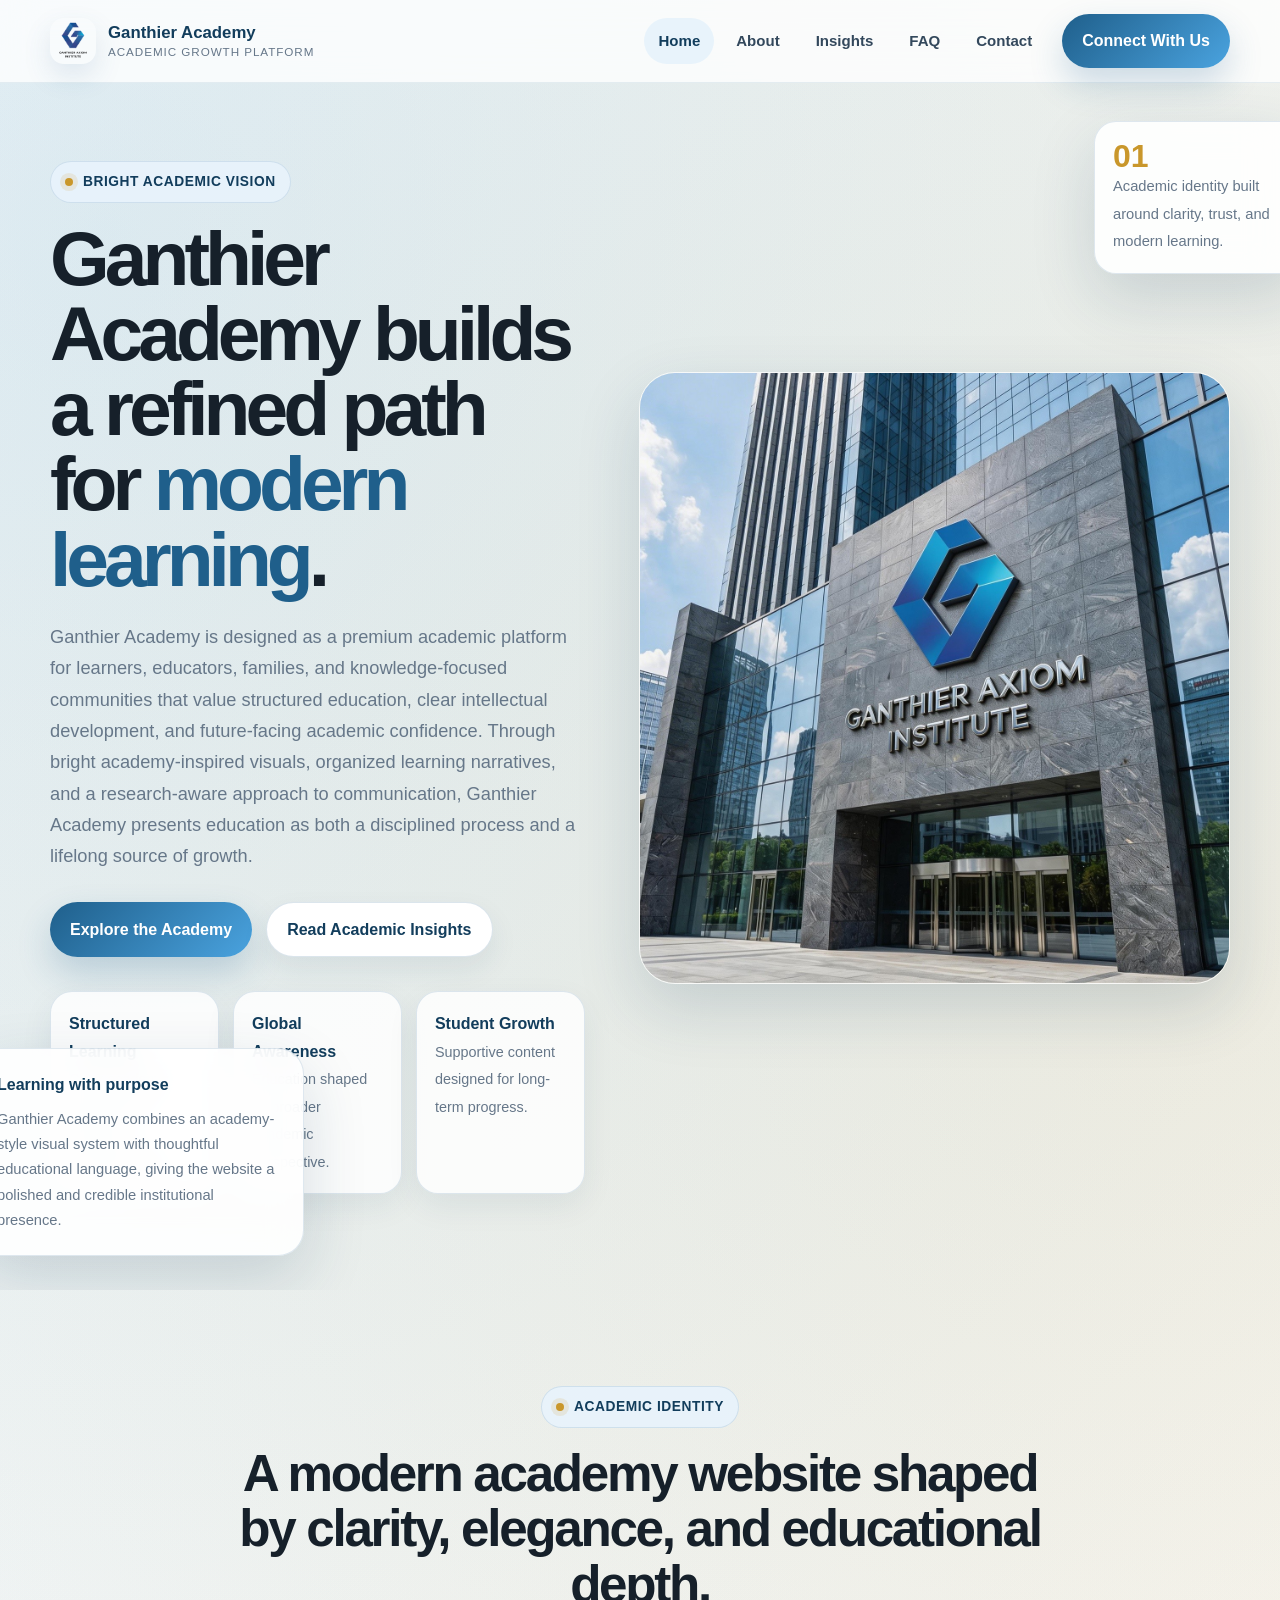
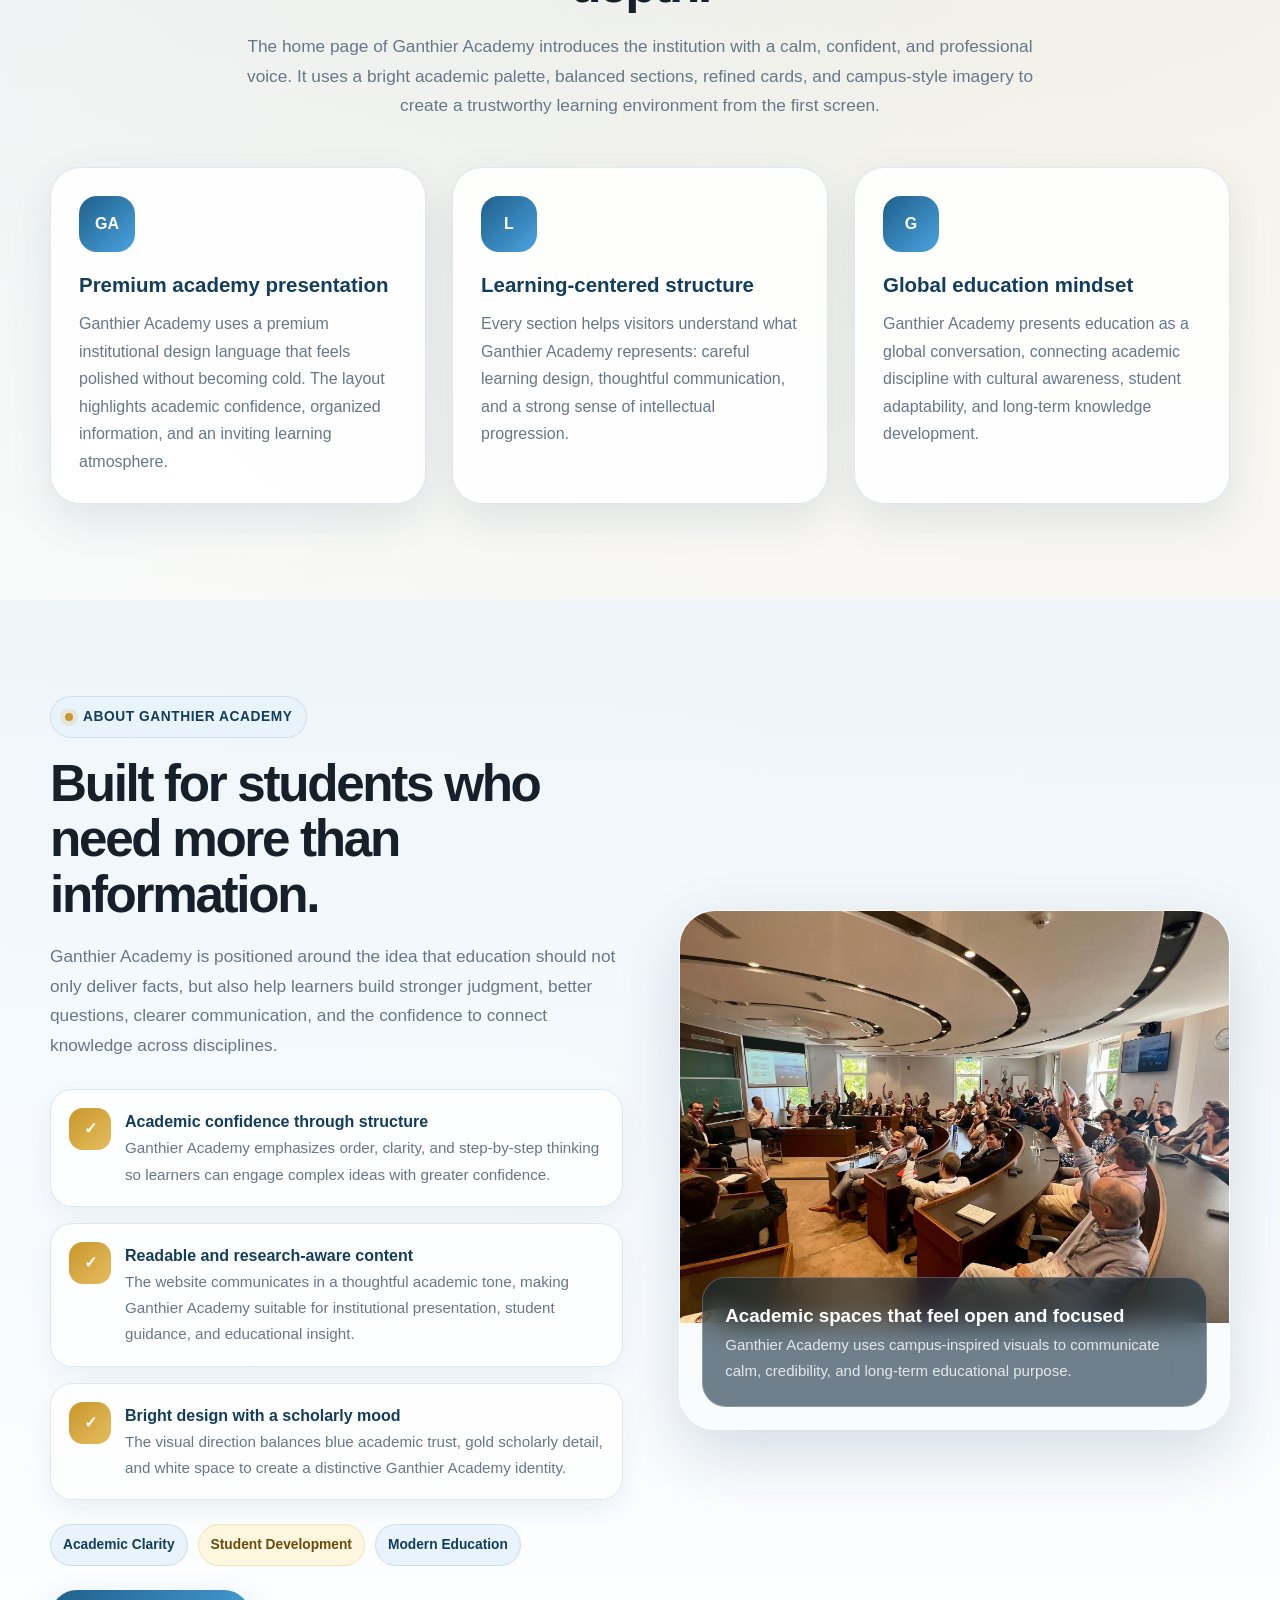
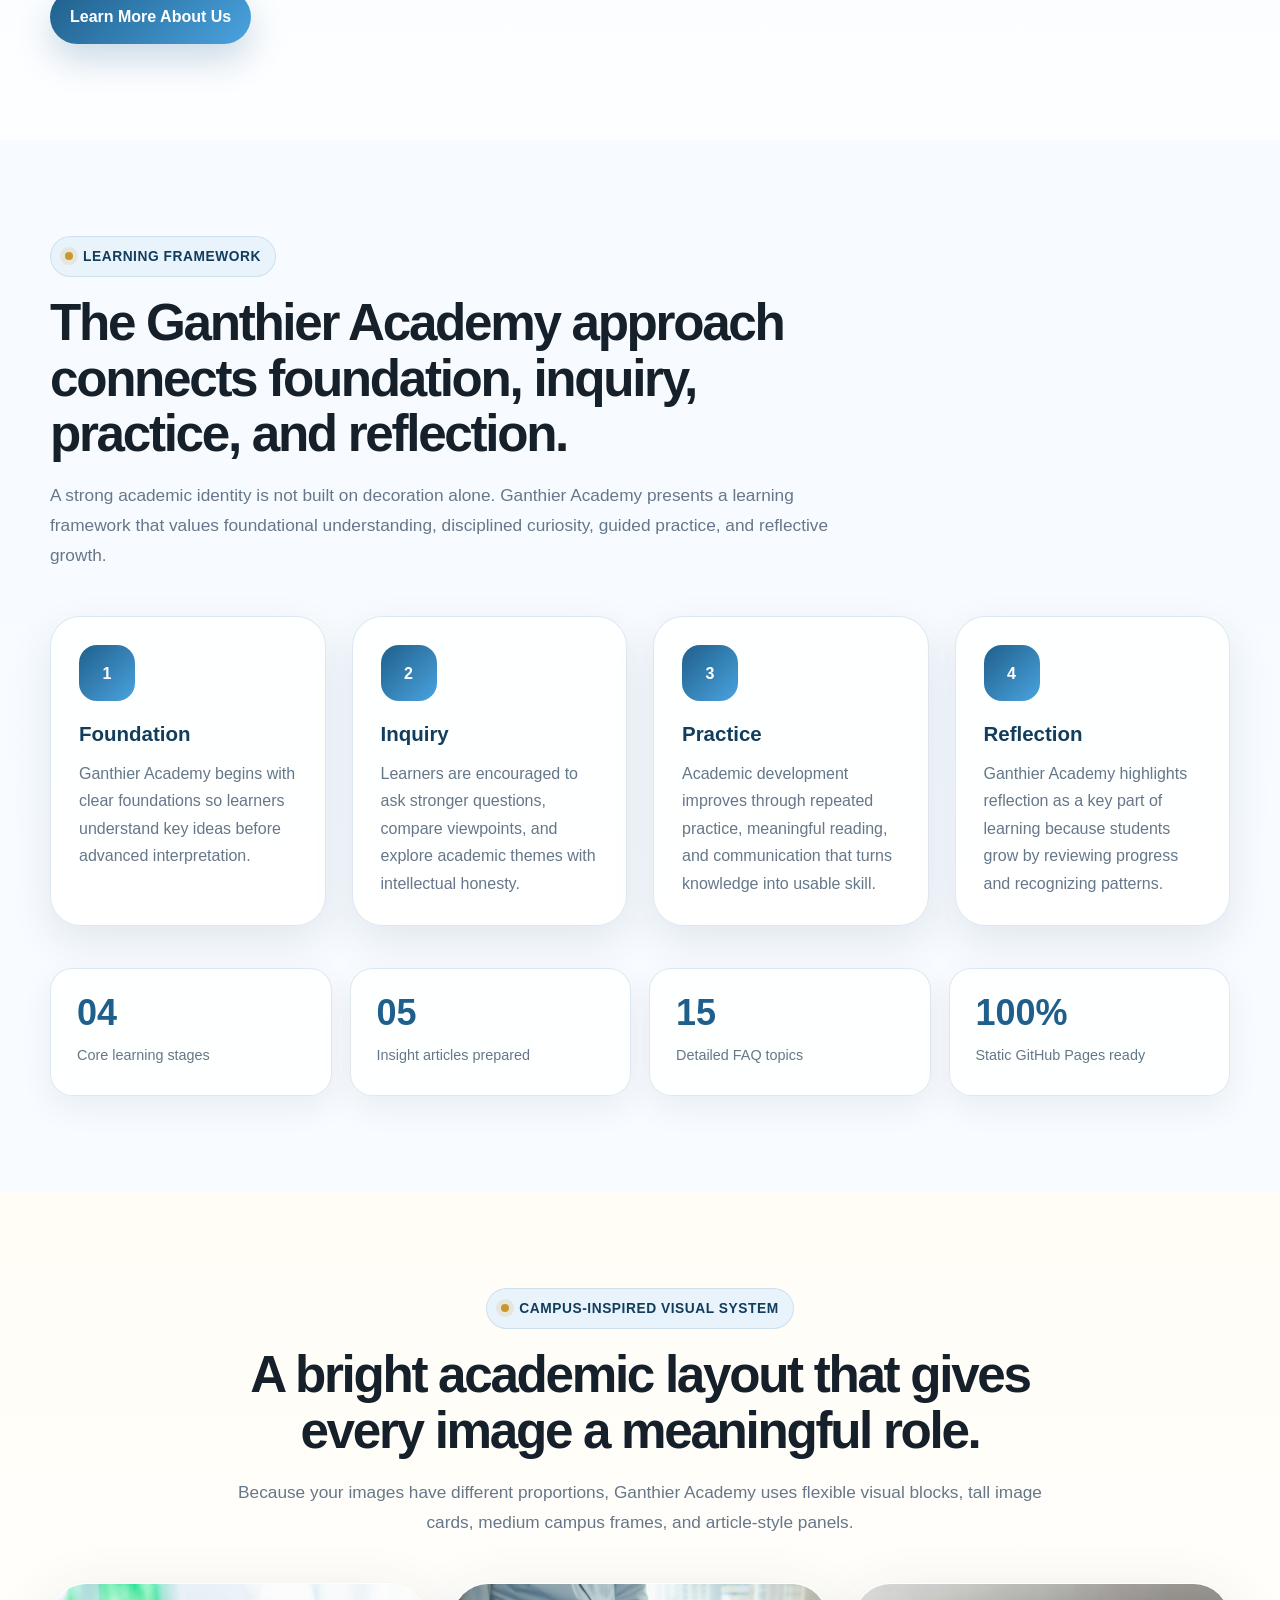
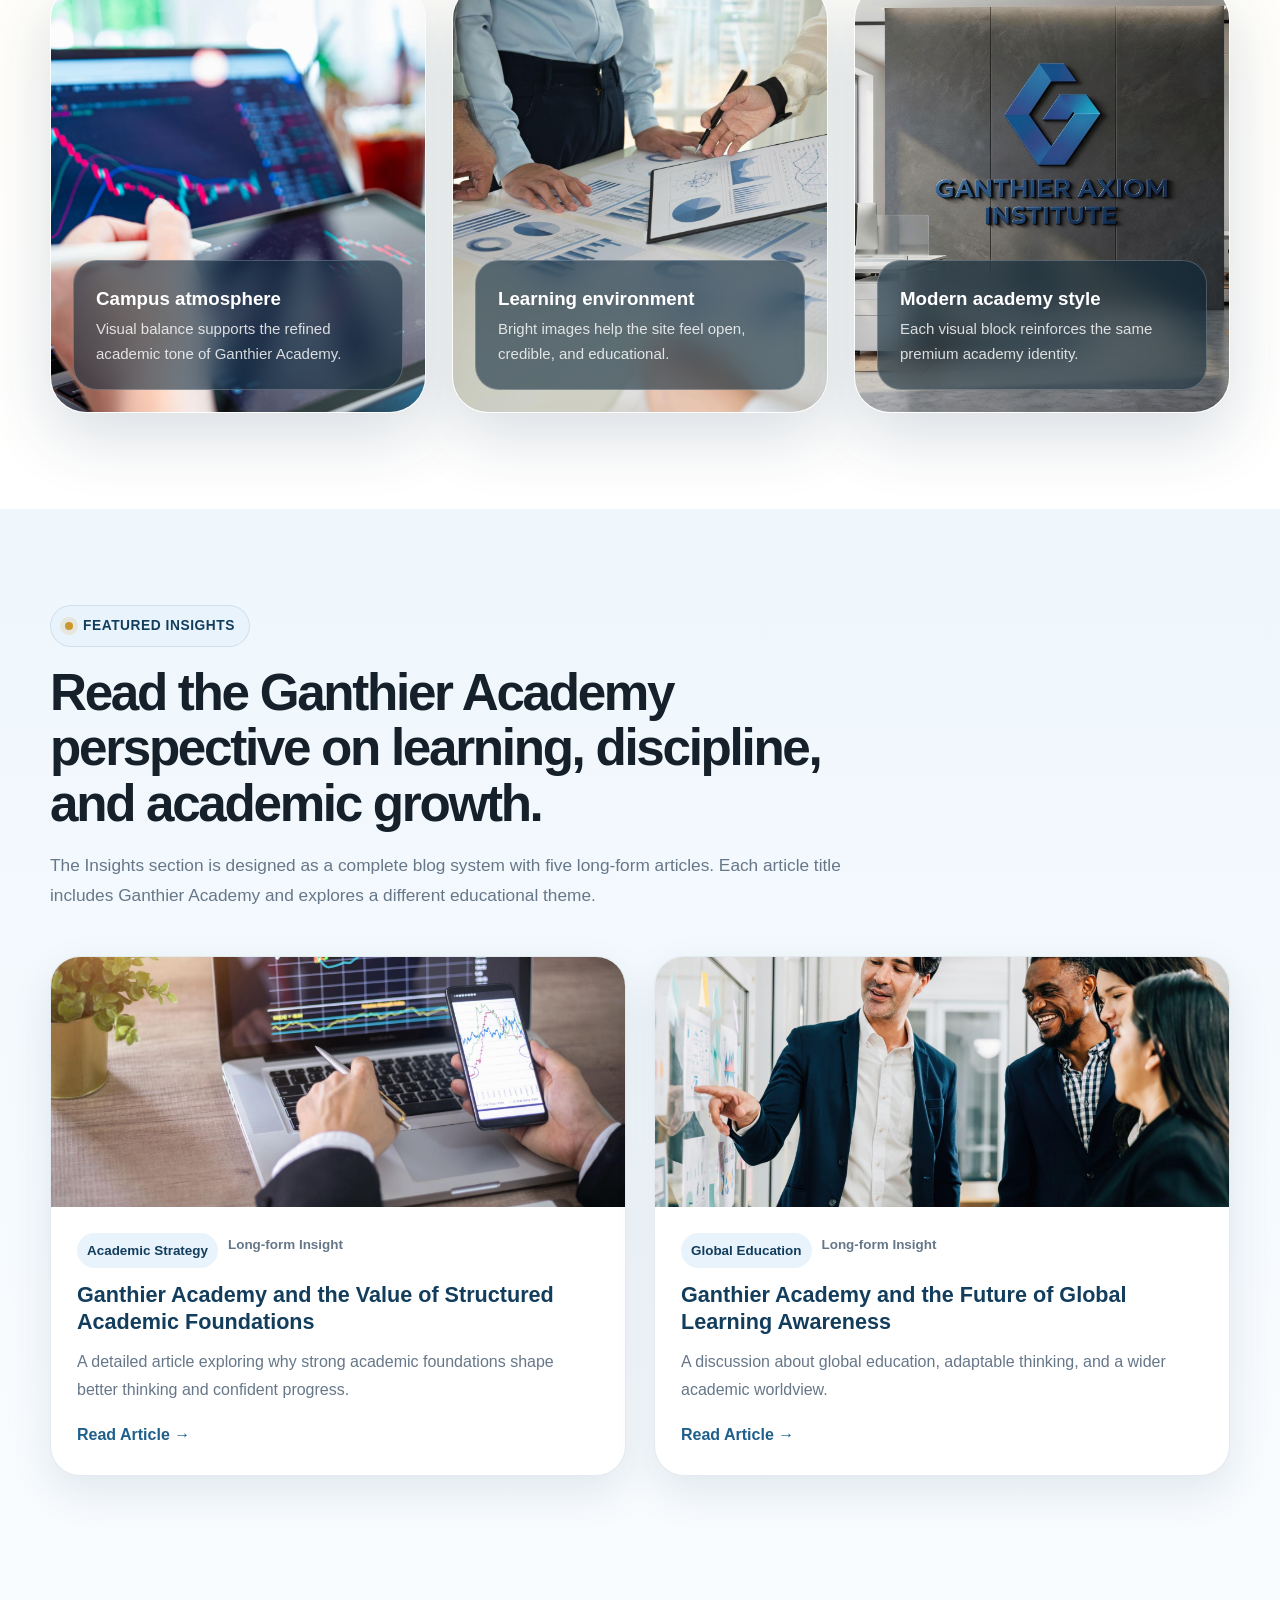
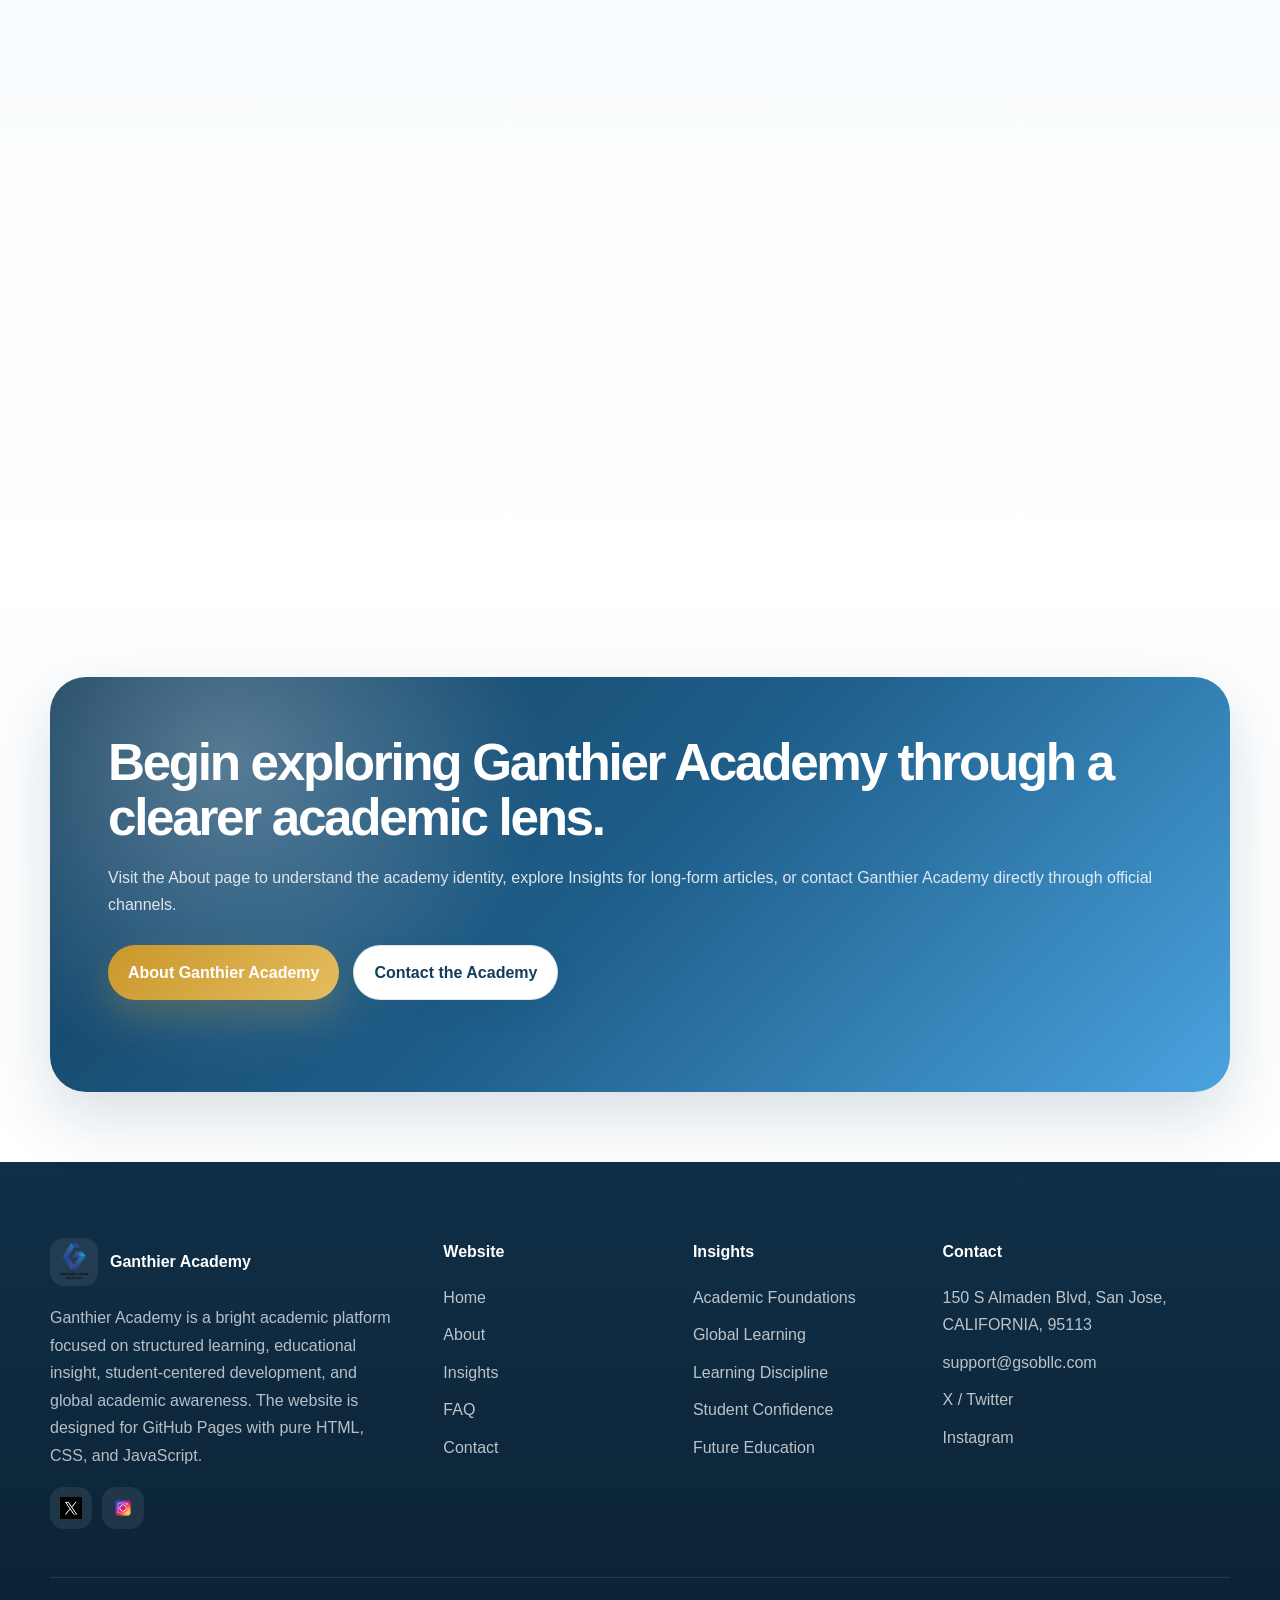
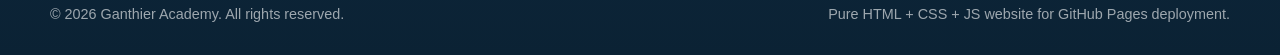
<file: index.html>
<!DOCTYPE html><html lang="en"><head>
<meta name="google-site-verification" content="sP4UrA8mPsZefpg-Xk8hzm9TCSgGnwg0lUZfjPFDy7U" />
<meta charset="UTF-8"><meta http-equiv="X-UA-Compatible" content="IE=edge"><meta name="viewport" content="width=device-width, initial-scale=1.0">
<title>Ganthier Academy | Bright Academic Learning, Research and Global Education</title><meta name="description" content="Ganthier Academy is a modern academic platform focused on structured learning, interdisciplinary development, global education awareness, and student-centered academic growth."><meta name="keywords" content="Ganthier Academy, academic academy, global education, modern learning, student development, research education, academic insights, San Jose academy"><meta name="author" content="Ganthier Academy"><meta name="robots" content="index, follow"><meta name="language" content="English"><meta name="theme-color" content="#1f5f8b"><link rel="canonical" href="https://ganthieracademy.github.io/"><link rel="icon" type="image/png" href="images/logo.png"><link rel="apple-touch-icon" href="images/logo.png">
<meta property="og:title" content="Ganthier Academy | Bright Academic Learning, Research and Global Education"><meta property="og:description" content="Ganthier Academy is a modern academic platform focused on structured learning, interdisciplinary development, global education awareness, and student-centered academic growth."><meta property="og:type" content="website"><meta property="og:url" content="https://ganthieracademy.github.io/"><meta property="og:image" content="https://ganthieracademy.github.io/images/banner-home.jpg"><meta property="og:site_name" content="Ganthier Academy"><meta name="twitter:card" content="summary_large_image"><meta name="twitter:title" content="Ganthier Academy | Bright Academic Learning, Research and Global Education"><meta name="twitter:description" content="Ganthier Academy is a modern academic platform focused on structured learning, interdisciplinary development, global education awareness, and student-centered academic growth."><meta name="twitter:image" content="https://ganthieracademy.github.io/images/banner-home.jpg"><link rel="stylesheet" href="css/style.css"><script type="application/ld+json">
{
  "@context": "https://schema.org",
  "@type": "EducationalOrganization",
  "name": "Ganthier Academy",
  "url": "https://ganthieracademy.github.io/",
  "logo": "https://ganthieracademy.github.io/images/logo.png",
  "email": "support@gsobllc.com",
  "address": {
    "@type": "PostalAddress",
    "streetAddress": "150 S Almaden Blvd",
    "addressLocality": "San Jose",
    "addressRegion": "CA",
    "postalCode": "95113",
    "addressCountry": "US"
  },
  "sameAs": [
    "https://x.com/GanthierAcademy",
    "https://www.instagram.com/ganthieracademy/"
  ]
}
</script></head><body><header class="site-header">
  <div class="container"><nav class="navbar" aria-label="Main Navigation">
    <a class="brand" href="index.html" aria-label="Ganthier Academy Home"><img class="brand-logo" src="images/logo.png" alt="Ganthier Academy logo"><span class="brand-text"><span class="brand-name">Ganthier Academy</span><span class="brand-subtitle">Academic Growth Platform</span></span></a>
    <button class="menu-toggle" type="button" aria-label="Open navigation menu" aria-expanded="false"><span></span></button>
    <div class="nav-menu"><a class="nav-link active" href="index.html">Home</a>
<a class="nav-link " href="about.html">About</a>
<a class="nav-link " href="insights.html">Insights</a>
<a class="nav-link " href="faq.html">FAQ</a>
<a class="nav-link " href="contact.html">Contact</a><div class="nav-cta"><a class="btn btn-primary" href="contact.html">Connect With Us</a></div></div>
  </nav></div>
</header><main>
<section class="hero"><div class="container"><div class="hero-grid"><div class="hero-content reveal-left"><span class="eyebrow">Bright Academic Vision</span><h1>Ganthier Academy builds a refined path for <span>modern learning</span>.</h1><p>Ganthier Academy is designed as a premium academic platform for learners, educators, families, and knowledge-focused communities that value structured education, clear intellectual development, and future-facing academic confidence. Through bright academy-inspired visuals, organized learning narratives, and a research-aware approach to communication, Ganthier Academy presents education as both a disciplined process and a lifelong source of growth.</p><div class="hero-actions"><a class="btn btn-primary" href="about.html">Explore the Academy</a><a class="btn btn-secondary" href="insights.html">Read Academic Insights</a></div><div class="hero-points"><div class="hero-point"><strong>Structured Learning</strong><span>Clear academic pathways for stronger understanding.</span></div><div class="hero-point"><strong>Global Awareness</strong><span>Education shaped by broader academic perspective.</span></div><div class="hero-point"><strong>Student Growth</strong><span>Supportive content designed for long-term progress.</span></div></div></div><div class="hero-media reveal-right"><div class="hero-image-wrap"><img class="hero-image" src="images/banner-home.jpg" alt="Ganthier Academy bright academic campus environment"></div><div class="floating-card"><span class="number">01</span><span class="label">Academic identity built around clarity, trust, and modern learning.</span></div><div class="hero-badge"><strong>Learning with purpose</strong><p>Ganthier Academy combines an academy-style visual system with thoughtful educational language, giving the website a polished and credible institutional presence.</p></div></div></div></div></section>
<section class="section"><div class="container"><div class="section-top text-center reveal"><span class="eyebrow">Academic Identity</span><h2 class="section-title center">A modern academy website shaped by clarity, elegance, and educational depth.</h2><p class="section-lead center">The home page of Ganthier Academy introduces the institution with a calm, confident, and professional voice. It uses a bright academic palette, balanced sections, refined cards, and campus-style imagery to create a trustworthy learning environment from the first screen.</p></div><div class="grid grid-3"><article class="card reveal"><div class="card-icon">GA</div><h3>Premium academy presentation</h3><p>Ganthier Academy uses a premium institutional design language that feels polished without becoming cold. The layout highlights academic confidence, organized information, and an inviting learning atmosphere.</p></article><article class="card reveal"><div class="card-icon">L</div><h3>Learning-centered structure</h3><p>Every section helps visitors understand what Ganthier Academy represents: careful learning design, thoughtful communication, and a strong sense of intellectual progression.</p></article><article class="card reveal"><div class="card-icon">G</div><h3>Global education mindset</h3><p>Ganthier Academy presents education as a global conversation, connecting academic discipline with cultural awareness, student adaptability, and long-term knowledge development.</p></article></div></div></section>
<section class="section soft-bg"><div class="container"><div class="split"><div class="reveal-left"><span class="eyebrow">About Ganthier Academy</span><h2 class="section-title">Built for students who need more than information.</h2><p class="section-lead">Ganthier Academy is positioned around the idea that education should not only deliver facts, but also help learners build stronger judgment, better questions, clearer communication, and the confidence to connect knowledge across disciplines.</p><div class="feature-list"><div class="feature-item"><div class="feature-check">✓</div><div><h4>Academic confidence through structure</h4><p>Ganthier Academy emphasizes order, clarity, and step-by-step thinking so learners can engage complex ideas with greater confidence.</p></div></div><div class="feature-item"><div class="feature-check">✓</div><div><h4>Readable and research-aware content</h4><p>The website communicates in a thoughtful academic tone, making Ganthier Academy suitable for institutional presentation, student guidance, and educational insight.</p></div></div><div class="feature-item"><div class="feature-check">✓</div><div><h4>Bright design with a scholarly mood</h4><p>The visual direction balances blue academic trust, gold scholarly detail, and white space to create a distinctive Ganthier Academy identity.</p></div></div></div><div class="badge-row"><span class="badge">Academic Clarity</span><span class="badge gold">Student Development</span><span class="badge">Modern Education</span></div><a class="btn btn-primary" href="about.html">Learn More About Us</a></div><div class="image-card tall reveal-right"><img src="images/campus-1.jpg" alt="Ganthier Academy campus learning environment"><div class="image-overlay"><h3>Academic spaces that feel open and focused</h3><p>Ganthier Academy uses campus-inspired visuals to communicate calm, credibility, and long-term educational purpose.</p></div></div></div></div></section>
<section class="section"><div class="container"><div class="section-top reveal"><span class="eyebrow">Learning Framework</span><h2 class="section-title">The Ganthier Academy approach connects foundation, inquiry, practice, and reflection.</h2><p class="section-lead">A strong academic identity is not built on decoration alone. Ganthier Academy presents a learning framework that values foundational understanding, disciplined curiosity, guided practice, and reflective growth.</p></div><div class="grid grid-4"><article class="card reveal"><div class="card-icon">1</div><h3>Foundation</h3><p>Ganthier Academy begins with clear foundations so learners understand key ideas before advanced interpretation.</p></article><article class="card reveal"><div class="card-icon">2</div><h3>Inquiry</h3><p>Learners are encouraged to ask stronger questions, compare viewpoints, and explore academic themes with intellectual honesty.</p></article><article class="card reveal"><div class="card-icon">3</div><h3>Practice</h3><p>Academic development improves through repeated practice, meaningful reading, and communication that turns knowledge into usable skill.</p></article><article class="card reveal"><div class="card-icon">4</div><h3>Reflection</h3><p>Ganthier Academy highlights reflection as a key part of learning because students grow by reviewing progress and recognizing patterns.</p></article></div><div class="stats-row reveal"><div class="stat-box"><strong>04</strong><span>Core learning stages</span></div><div class="stat-box"><strong>05</strong><span>Insight articles prepared</span></div><div class="stat-box"><strong>15</strong><span>Detailed FAQ topics</span></div><div class="stat-box"><strong>100%</strong><span>Static GitHub Pages ready</span></div></div></div></section>
<section class="section gold-bg"><div class="container"><div class="section-top text-center reveal"><span class="eyebrow">Campus-Inspired Visual System</span><h2 class="section-title center">A bright academic layout that gives every image a meaningful role.</h2><p class="section-lead center">Because your images have different proportions, Ganthier Academy uses flexible visual blocks, tall image cards, medium campus frames, and article-style panels.</p></div><div class="grid grid-3"><div class="image-card medium reveal"><img src="images/campus1.jpg" alt="Ganthier Academy academic building"><div class="image-overlay"><h3>Campus atmosphere</h3><p>Visual balance supports the refined academic tone of Ganthier Academy.</p></div></div><div class="image-card medium reveal"><img src="images/campus2.jpg" alt="Ganthier Academy student learning"><div class="image-overlay"><h3>Learning environment</h3><p>Bright images help the site feel open, credible, and educational.</p></div></div><div class="image-card medium reveal"><img src="images/campus3.jpg" alt="Ganthier Academy modern educational space"><div class="image-overlay"><h3>Modern academy style</h3><p>Each visual block reinforces the same premium academy identity.</p></div></div></div></div></section>
<section class="section soft-bg"><div class="container"><div class="section-top reveal"><span class="eyebrow">Featured Insights</span><h2 class="section-title">Read the Ganthier Academy perspective on learning, discipline, and academic growth.</h2><p class="section-lead">The Insights section is designed as a complete blog system with five long-form articles. Each article title includes Ganthier Academy and explores a different educational theme.</p></div><div class="blog-grid"><article class="blog-card reveal"><div class="blog-image"><img src="images/service1.jpg" alt="Ganthier Academy and the Value of Structured Academic Foundations"></div><div class="blog-body"><div class="blog-meta"><span class="blog-tag">Academic Strategy</span><span>Long-form Insight</span></div><h2>Ganthier Academy and the Value of Structured Academic Foundations</h2><p>A detailed article exploring why strong academic foundations shape better thinking and confident progress.</p><a class="btn-link" href="article-1.html">Read Article →</a></div></article><article class="blog-card reveal"><div class="blog-image"><img src="images/service2.jpg" alt="Ganthier Academy and the Future of Global Learning Awareness"></div><div class="blog-body"><div class="blog-meta"><span class="blog-tag">Global Education</span><span>Long-form Insight</span></div><h2>Ganthier Academy and the Future of Global Learning Awareness</h2><p>A discussion about global education, adaptable thinking, and a wider academic worldview.</p><a class="btn-link" href="article-2.html">Read Article →</a></div></article><article class="blog-card reveal"><div class="blog-image"><img src="images/service3.jpg" alt="Ganthier Academy and the Discipline Behind Lifelong Learning"></div><div class="blog-body"><div class="blog-meta"><span class="blog-tag">Learning Discipline</span><span>Long-form Insight</span></div><h2>Ganthier Academy and the Discipline Behind Lifelong Learning</h2><p>A practical essay about learning habits, reflective study, and sustained progress.</p><a class="btn-link" href="article-3.html">Read Article →</a></div></article><article class="blog-card reveal"><div class="blog-image"><img src="images/extra1.jpg" alt="Ganthier Academy and the Student-Centered Path to Academic Confidence"></div><div class="blog-body"><div class="blog-meta"><span class="blog-tag">Student Development</span><span>Long-form Insight</span></div><h2>Ganthier Academy and the Student-Centered Path to Academic Confidence</h2><p>An article describing how confidence grows through clarity, feedback, and practice.</p><a class="btn-link" href="article-4.html">Read Article →</a></div></article></div><div style="margin-top:34px" class="reveal"><a class="btn btn-primary" href="insights.html">View All Ganthier Academy Insights</a></div></div></section>
<section class="section-sm"><div class="container"><div class="cta reveal"><div class="cta-content"><h2>Begin exploring Ganthier Academy through a clearer academic lens.</h2><p>Visit the About page to understand the academy identity, explore Insights for long-form articles, or contact Ganthier Academy directly through official channels.</p><div class="hero-actions"><a class="btn btn-gold" href="about.html">About Ganthier Academy</a><a class="btn btn-secondary" href="contact.html">Contact the Academy</a></div></div></div></div></section>
</main><footer class="site-footer"><div class="container"><div class="footer-grid">
  <div class="footer-col"><a class="footer-brand" href="index.html"><img src="images/logo.png" alt="Ganthier Academy logo"><strong>Ganthier Academy</strong></a><p>Ganthier Academy is a bright academic platform focused on structured learning, educational insight, student-centered development, and global academic awareness. The website is designed for GitHub Pages with pure HTML, CSS, and JavaScript.</p><div class="footer-social"><a href="https://x.com/GanthierAcademy" target="_blank" rel="noopener noreferrer" aria-label="Ganthier Academy on X"><img src="images/x.png" alt="X icon"></a><a href="https://www.instagram.com/ganthieracademy/" target="_blank" rel="noopener noreferrer" aria-label="Ganthier Academy on Instagram"><img src="images/Instagram.png" alt="Instagram icon"></a></div></div>
  <div class="footer-col"><h3>Website</h3><div class="footer-links"><a href="index.html">Home</a><a href="about.html">About</a><a href="insights.html">Insights</a><a href="faq.html">FAQ</a><a href="contact.html">Contact</a></div></div>
  <div class="footer-col"><h3>Insights</h3><div class="footer-links"><a href="article-1.html">Academic Foundations</a><a href="article-2.html">Global Learning</a><a href="article-3.html">Learning Discipline</a><a href="article-4.html">Student Confidence</a><a href="article-5.html">Future Education</a></div></div>
  <div class="footer-col"><h3>Contact</h3><div class="footer-links"><a href="https://www.google.com/maps/search/?api=1&query=150%20S%20Almaden%20Blvd%2C%20San%20Jose%2C%20CALIFORNIA%2C%2095113" target="_blank" rel="noopener noreferrer">150 S Almaden Blvd, San Jose, CALIFORNIA, 95113</a><a href="mailto:support@gsobllc.com">support@gsobllc.com</a><a href="https://x.com/GanthierAcademy" target="_blank" rel="noopener noreferrer">X / Twitter</a><a href="https://www.instagram.com/ganthieracademy/" target="_blank" rel="noopener noreferrer">Instagram</a></div></div>
</div><div class="footer-bottom"><p>© <span class="current-year"></span> Ganthier Academy. All rights reserved.</p><p>Pure HTML + CSS + JS website for GitHub Pages deployment.</p></div></div></footer><script src="js/main.js"></script></body></html>
</file>
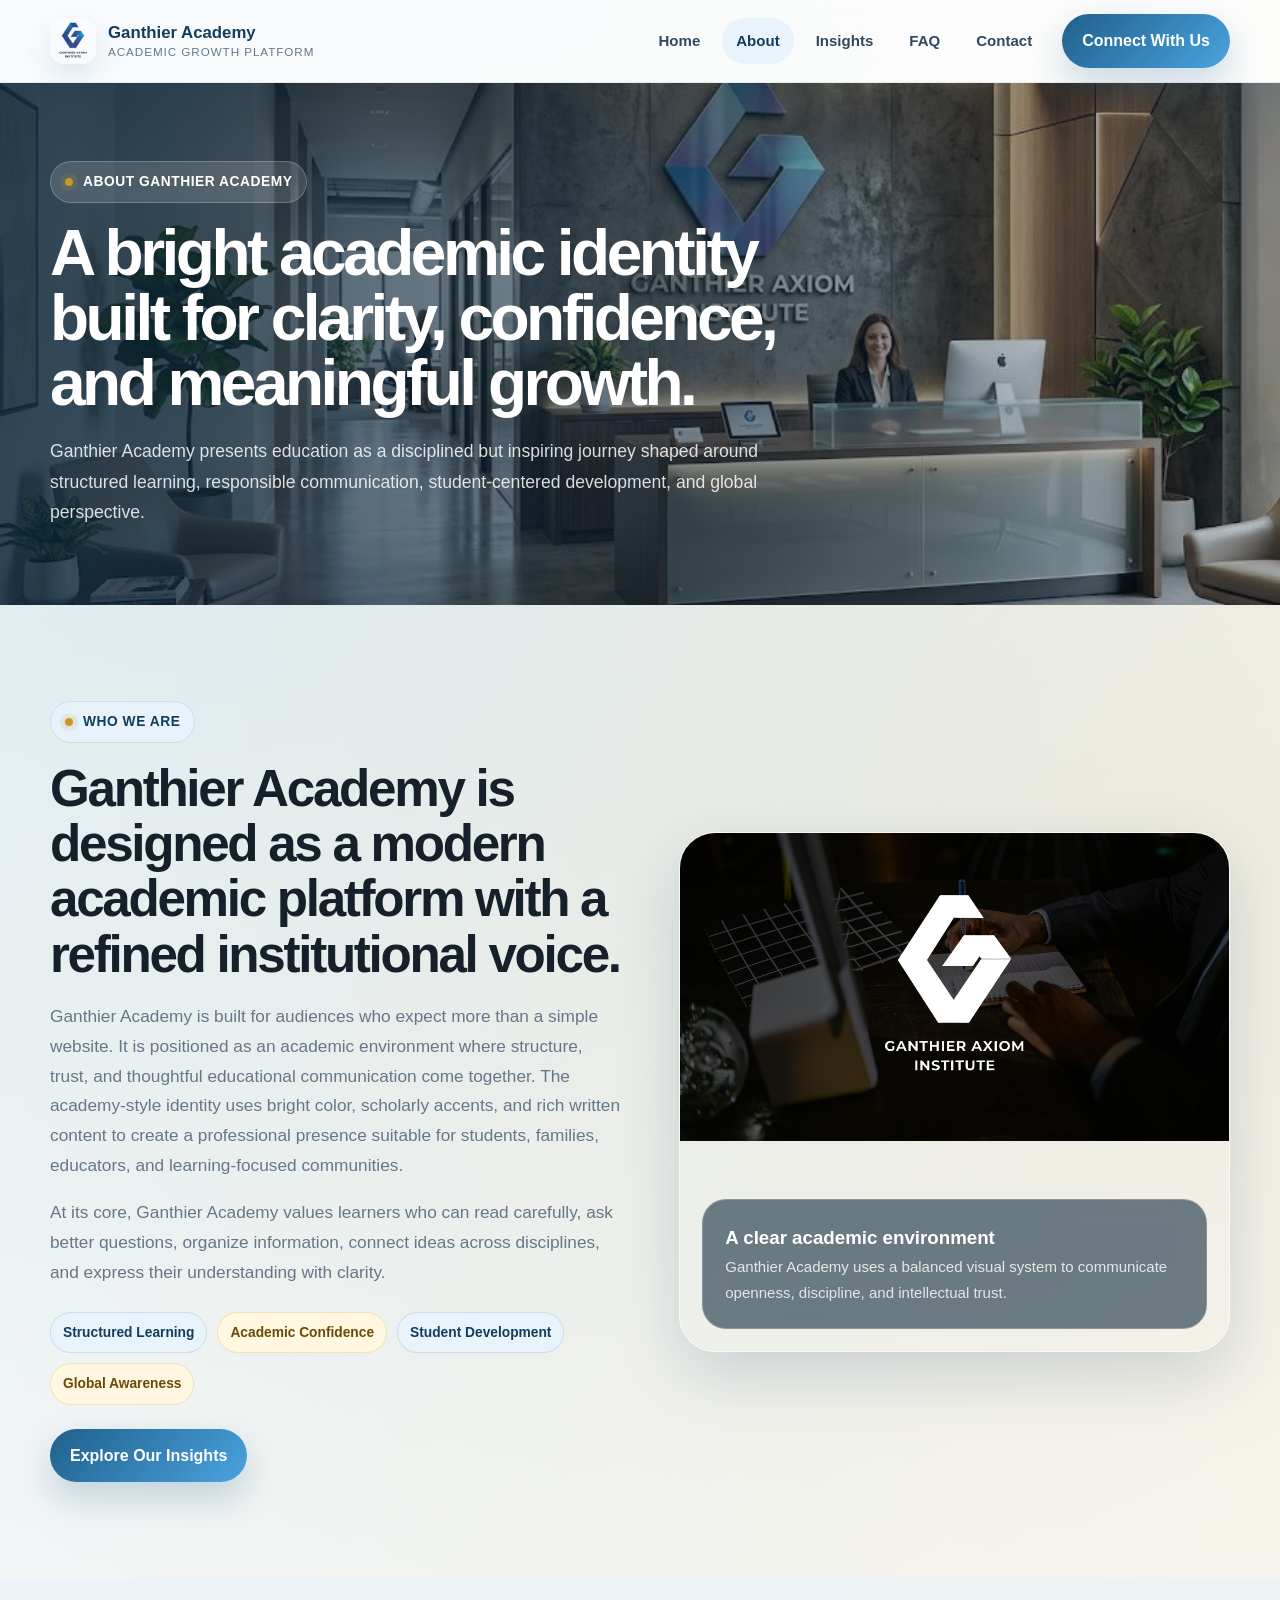
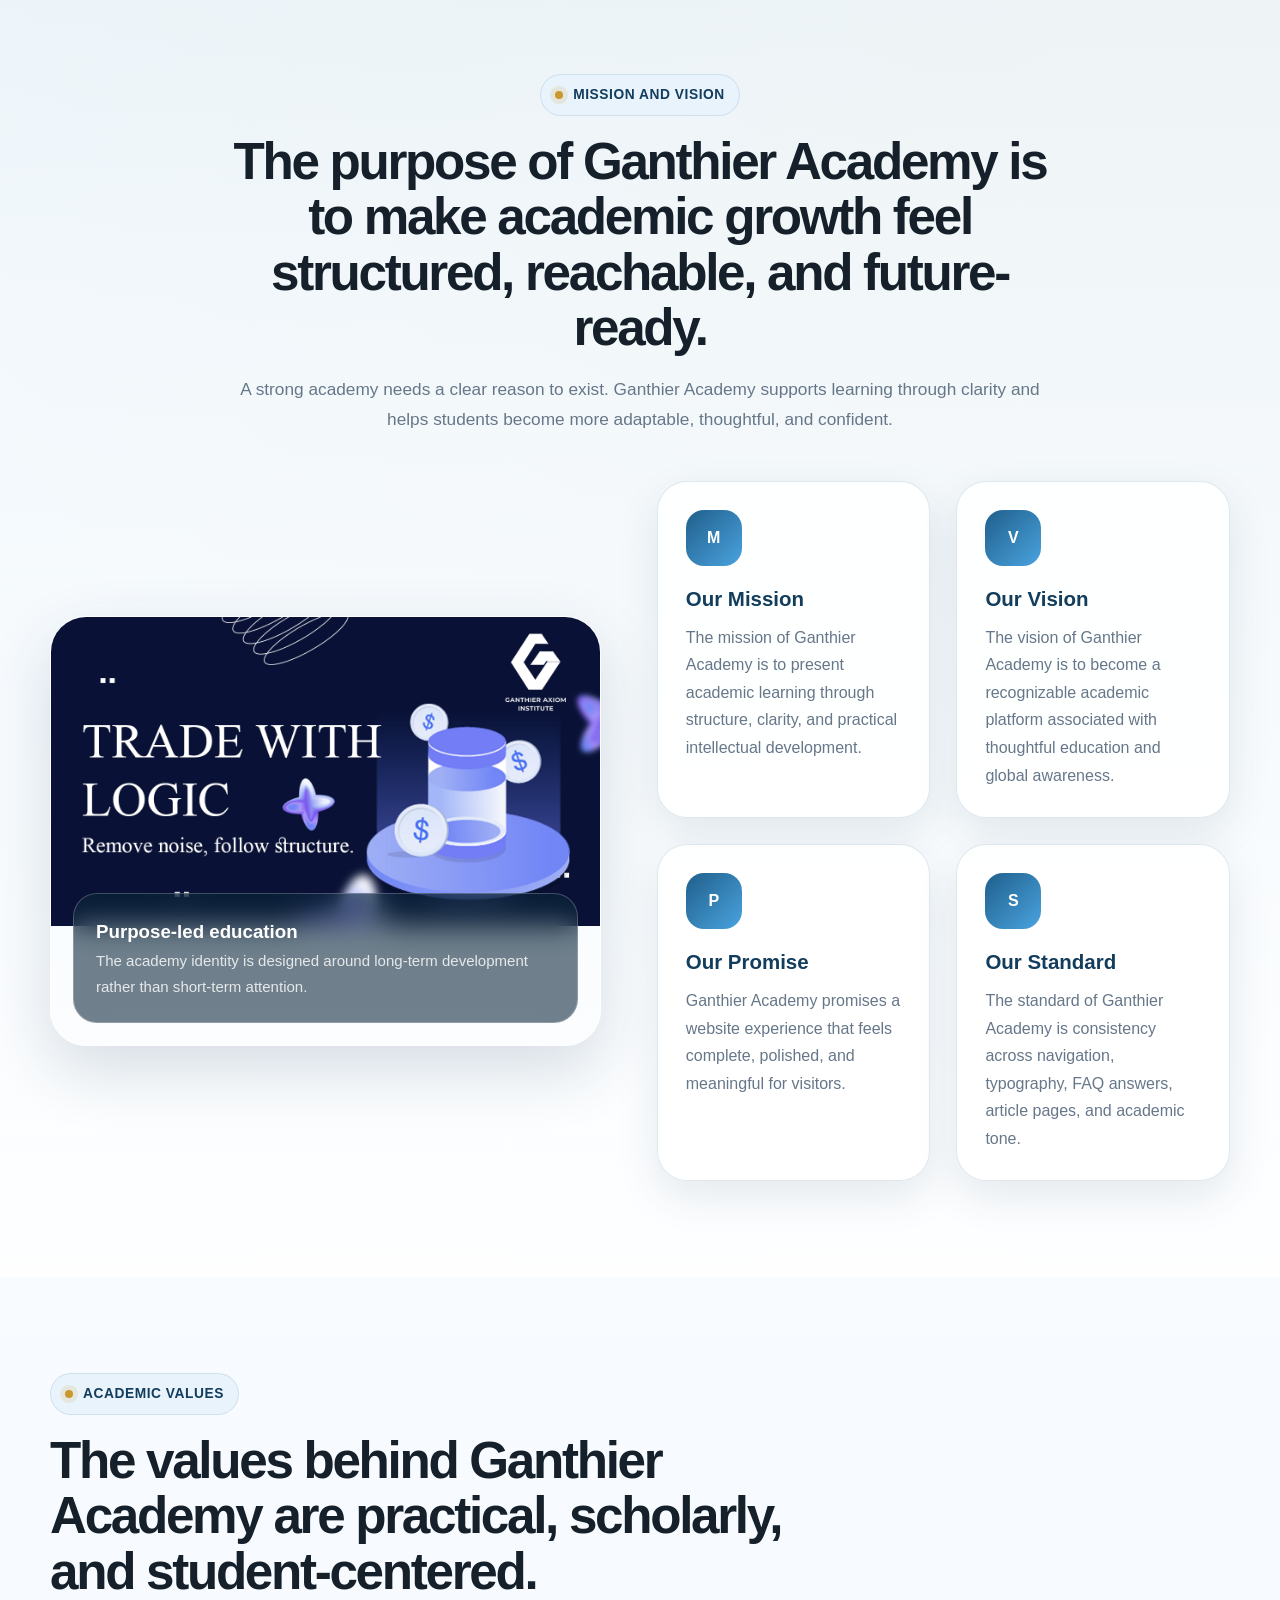
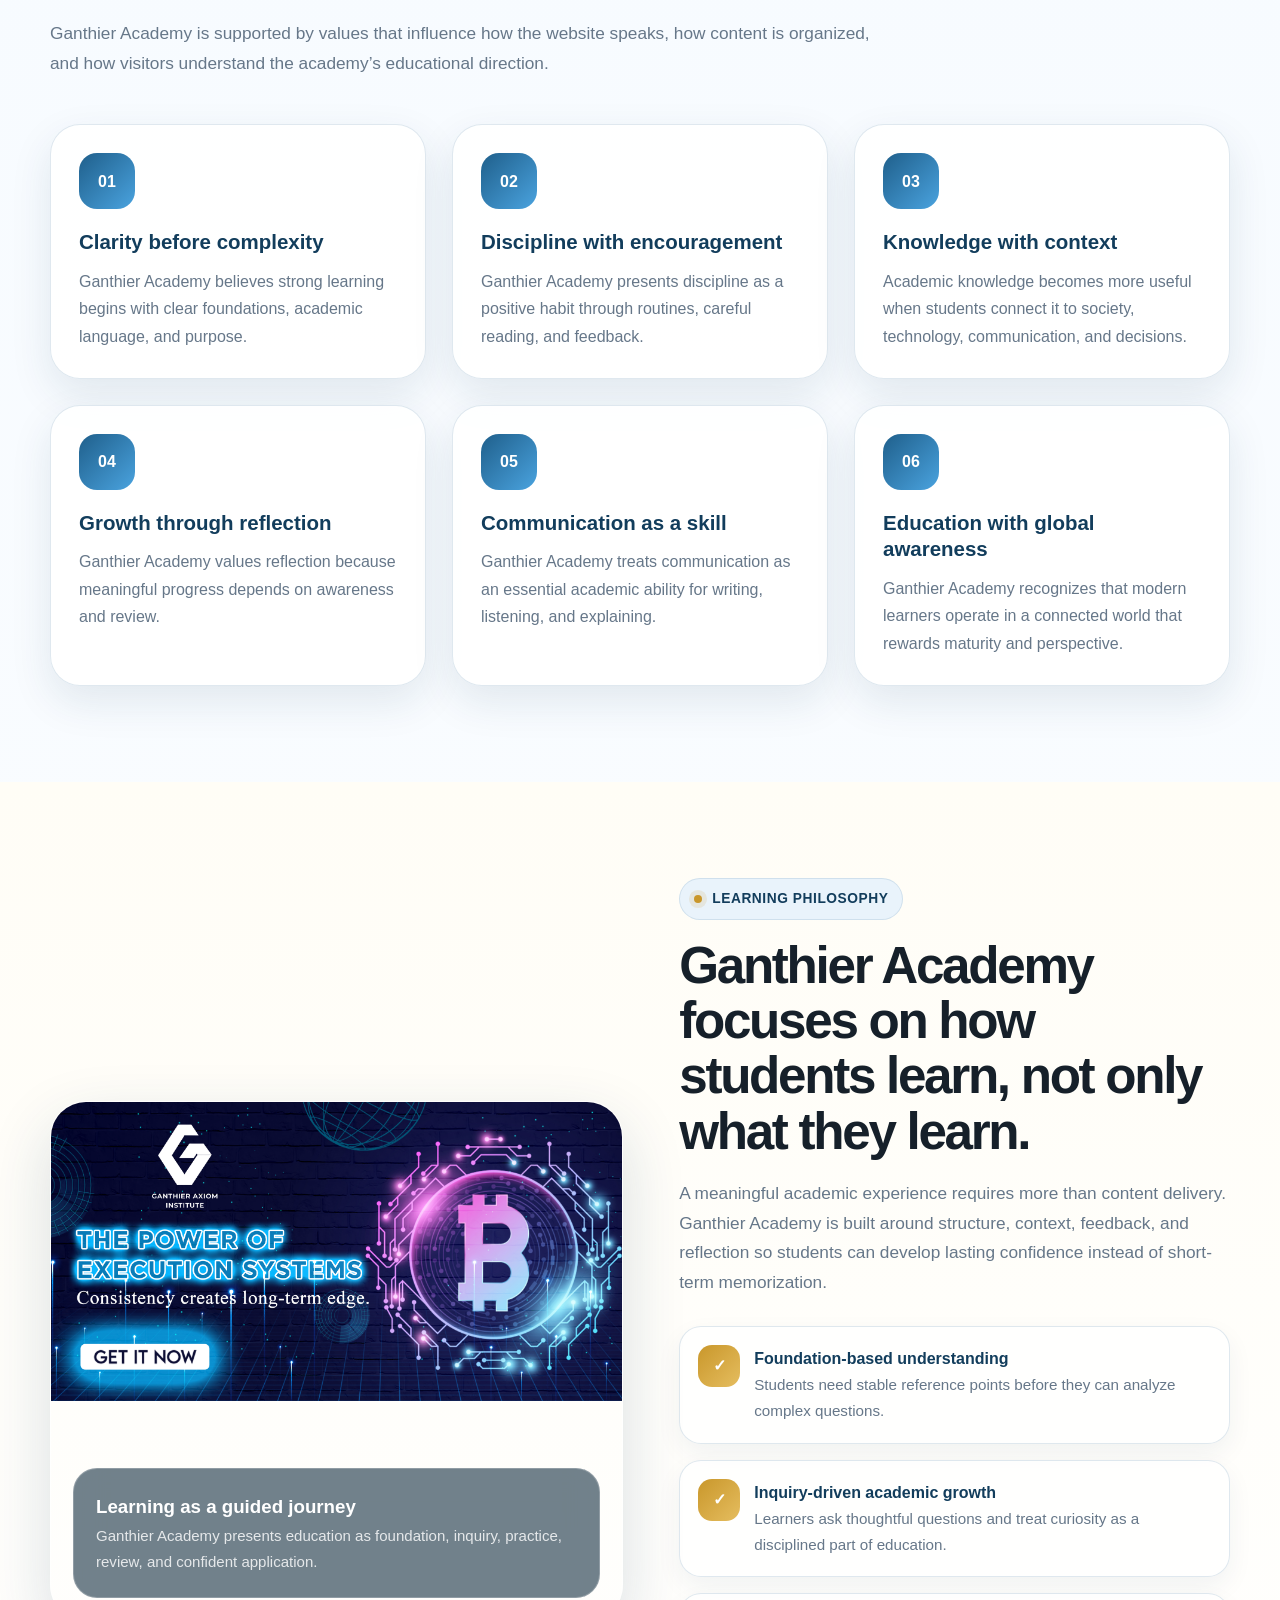
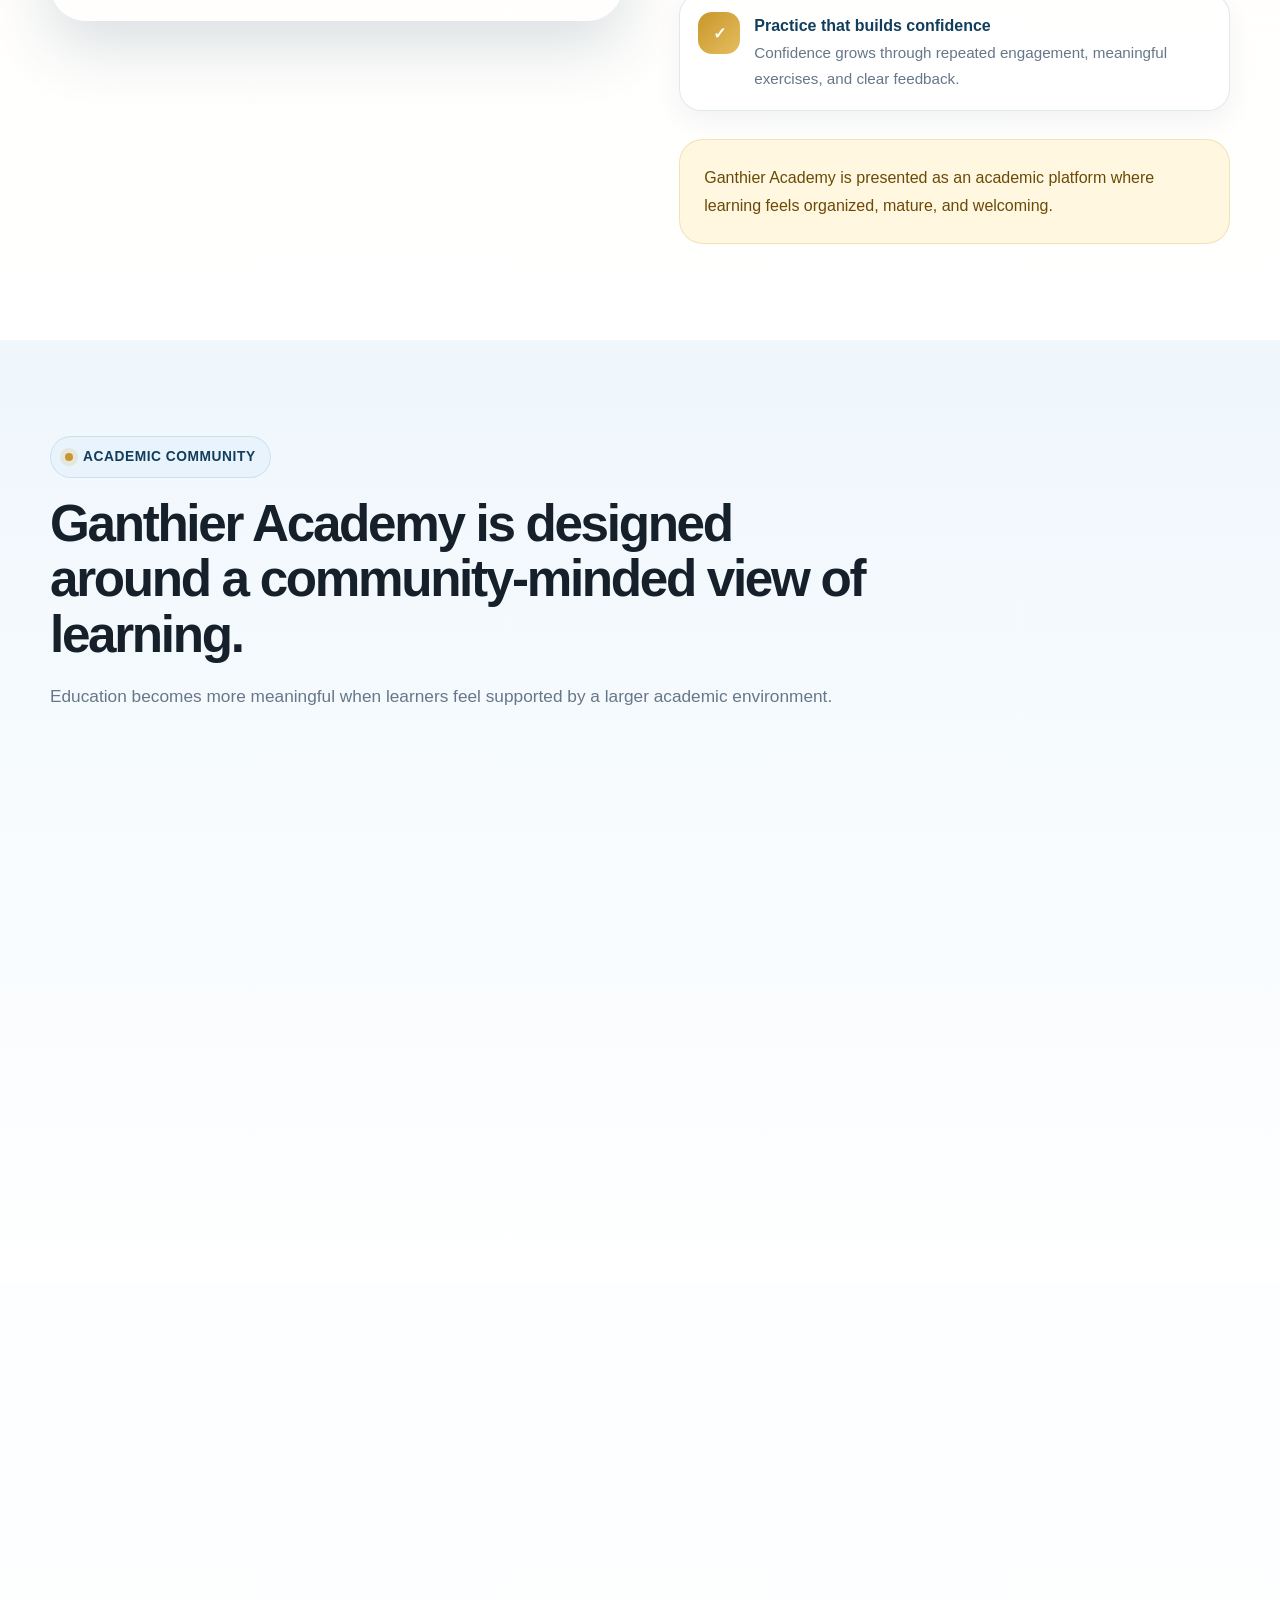
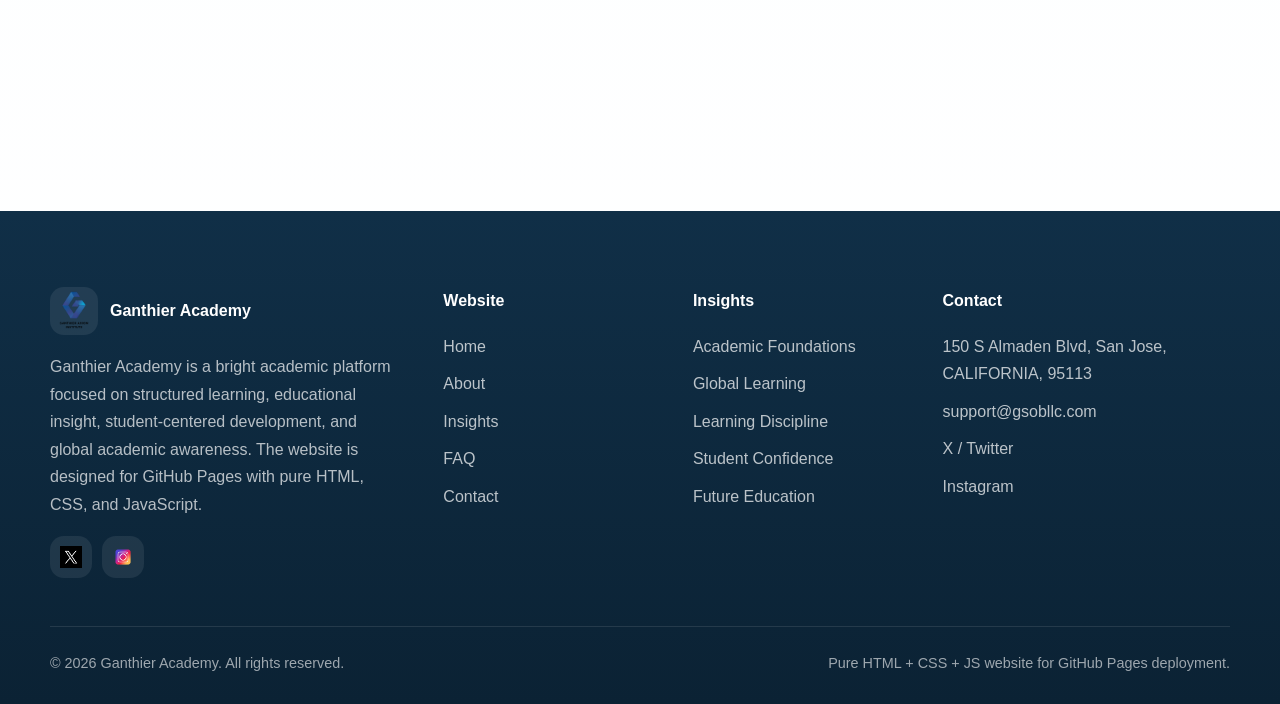
<file: about.html>
<!DOCTYPE html><html lang="en"><head><meta charset="UTF-8"><meta http-equiv="X-UA-Compatible" content="IE=edge"><meta name="viewport" content="width=device-width, initial-scale=1.0">
<title>About Ganthier Academy | Academic Vision, Learning Values and Global Education</title><meta name="description" content="Learn about Ganthier Academy, a bright academic platform built around structured learning, educational clarity, student development, global perspective, and long-term academic confidence."><meta name="keywords" content="Ganthier Academy, about Ganthier Academy, academic vision, modern academy, student development, global education, academic values, learning framework"><meta name="author" content="Ganthier Academy"><meta name="robots" content="index, follow"><meta name="language" content="English"><meta name="theme-color" content="#1f5f8b"><link rel="canonical" href="https://ganthieracademy.github.io/about.html"><link rel="icon" type="image/png" href="images/logo.png"><link rel="apple-touch-icon" href="images/logo.png">
<meta property="og:title" content="About Ganthier Academy | Academic Vision, Learning Values and Global Education"><meta property="og:description" content="Learn about Ganthier Academy, a bright academic platform built around structured learning, educational clarity, student development, global perspective, and long-term academic confidence."><meta property="og:type" content="website"><meta property="og:url" content="https://ganthieracademy.github.io/about.html"><meta property="og:image" content="https://ganthieracademy.github.io/images/about-banner.jpg"><meta property="og:site_name" content="Ganthier Academy"><meta name="twitter:card" content="summary_large_image"><meta name="twitter:title" content="About Ganthier Academy | Academic Vision, Learning Values and Global Education"><meta name="twitter:description" content="Learn about Ganthier Academy, a bright academic platform built around structured learning, educational clarity, student development, global perspective, and long-term academic confidence."><meta name="twitter:image" content="https://ganthieracademy.github.io/images/about-banner.jpg"><link rel="stylesheet" href="css/style.css"><script type="application/ld+json">
{
  "@context": "https://schema.org",
  "@type": "AboutPage",
  "name": "About Ganthier Academy",
  "url": "https://ganthieracademy.github.io/about.html"
}
</script></head><body><header class="site-header">
  <div class="container"><nav class="navbar" aria-label="Main Navigation">
    <a class="brand" href="index.html" aria-label="Ganthier Academy Home"><img class="brand-logo" src="images/logo.png" alt="Ganthier Academy logo"><span class="brand-text"><span class="brand-name">Ganthier Academy</span><span class="brand-subtitle">Academic Growth Platform</span></span></a>
    <button class="menu-toggle" type="button" aria-label="Open navigation menu" aria-expanded="false"><span></span></button>
    <div class="nav-menu"><a class="nav-link " href="index.html">Home</a>
<a class="nav-link active" href="about.html">About</a>
<a class="nav-link " href="insights.html">Insights</a>
<a class="nav-link " href="faq.html">FAQ</a>
<a class="nav-link " href="contact.html">Contact</a><div class="nav-cta"><a class="btn btn-primary" href="contact.html">Connect With Us</a></div></div>
  </nav></div>
</header><main><section class="page-banner"><div class="page-banner-image"><img src="images/about-banner.jpg" alt="About Ganthier Academy banner"></div><div class="container"><div class="page-banner-content reveal-left"><span class="eyebrow">About Ganthier Academy</span><h1>A bright academic identity built for clarity, confidence, and meaningful growth.</h1><p>Ganthier Academy presents education as a disciplined but inspiring journey shaped around structured learning, responsible communication, student-centered development, and global perspective.</p></div></div></section>
<section class="section"><div class="container"><div class="split"><div class="reveal-left"><span class="eyebrow">Who We Are</span><h2 class="section-title">Ganthier Academy is designed as a modern academic platform with a refined institutional voice.</h2><p class="section-lead">Ganthier Academy is built for audiences who expect more than a simple website. It is positioned as an academic environment where structure, trust, and thoughtful educational communication come together. The academy-style identity uses bright color, scholarly accents, and rich written content to create a professional presence suitable for students, families, educators, and learning-focused communities.</p><p class="section-lead" style="margin-top:18px">At its core, Ganthier Academy values learners who can read carefully, ask better questions, organize information, connect ideas across disciplines, and express their understanding with clarity.</p><div class="badge-row"><span class="badge">Structured Learning</span><span class="badge gold">Academic Confidence</span><span class="badge">Student Development</span><span class="badge gold">Global Awareness</span></div><a class="btn btn-primary" href="insights.html">Explore Our Insights</a></div><div class="image-card tall reveal-right"><img src="images/about-1.jpg" alt="Ganthier Academy academic overview"><div class="image-overlay"><h3>A clear academic environment</h3><p>Ganthier Academy uses a balanced visual system to communicate openness, discipline, and intellectual trust.</p></div></div></div></div></section>
<section class="section soft-bg"><div class="container"><div class="section-top text-center reveal"><span class="eyebrow">Mission and Vision</span><h2 class="section-title center">The purpose of Ganthier Academy is to make academic growth feel structured, reachable, and future-ready.</h2><p class="section-lead center">A strong academy needs a clear reason to exist. Ganthier Academy supports learning through clarity and helps students become more adaptable, thoughtful, and confident.</p></div><div class="split reverse"><div class="image-card medium reveal-left"><img src="images/mission.jpg" alt="Ganthier Academy mission"><div class="image-overlay"><h3>Purpose-led education</h3><p>The academy identity is designed around long-term development rather than short-term attention.</p></div></div><div class="grid grid-2"><article class="card reveal"><div class="card-icon">M</div><h3>Our Mission</h3><p>The mission of Ganthier Academy is to present academic learning through structure, clarity, and practical intellectual development.</p></article><article class="card reveal"><div class="card-icon">V</div><h3>Our Vision</h3><p>The vision of Ganthier Academy is to become a recognizable academic platform associated with thoughtful education and global awareness.</p></article><article class="card reveal"><div class="card-icon">P</div><h3>Our Promise</h3><p>Ganthier Academy promises a website experience that feels complete, polished, and meaningful for visitors.</p></article><article class="card reveal"><div class="card-icon">S</div><h3>Our Standard</h3><p>The standard of Ganthier Academy is consistency across navigation, typography, FAQ answers, article pages, and academic tone.</p></article></div></div></div></section>
<section class="section"><div class="container"><div class="section-top reveal"><span class="eyebrow">Academic Values</span><h2 class="section-title">The values behind Ganthier Academy are practical, scholarly, and student-centered.</h2><p class="section-lead">Ganthier Academy is supported by values that influence how the website speaks, how content is organized, and how visitors understand the academy’s educational direction.</p></div><div class="grid grid-3"><article class="card reveal"><div class="card-icon">01</div><h3>Clarity before complexity</h3><p>Ganthier Academy believes strong learning begins with clear foundations, academic language, and purpose.</p></article><article class="card reveal"><div class="card-icon">02</div><h3>Discipline with encouragement</h3><p>Ganthier Academy presents discipline as a positive habit through routines, careful reading, and feedback.</p></article><article class="card reveal"><div class="card-icon">03</div><h3>Knowledge with context</h3><p>Academic knowledge becomes more useful when students connect it to society, technology, communication, and decisions.</p></article><article class="card reveal"><div class="card-icon">04</div><h3>Growth through reflection</h3><p>Ganthier Academy values reflection because meaningful progress depends on awareness and review.</p></article><article class="card reveal"><div class="card-icon">05</div><h3>Communication as a skill</h3><p>Ganthier Academy treats communication as an essential academic ability for writing, listening, and explaining.</p></article><article class="card reveal"><div class="card-icon">06</div><h3>Education with global awareness</h3><p>Ganthier Academy recognizes that modern learners operate in a connected world that rewards maturity and perspective.</p></article></div></div></section>
<section class="section gold-bg"><div class="container"><div class="split"><div class="image-card tall reveal-left"><img src="images/about-2.jpg" alt="Ganthier Academy learning philosophy"><div class="image-overlay"><h3>Learning as a guided journey</h3><p>Ganthier Academy presents education as foundation, inquiry, practice, review, and confident application.</p></div></div><div class="reveal-right"><span class="eyebrow">Learning Philosophy</span><h2 class="section-title">Ganthier Academy focuses on how students learn, not only what they learn.</h2><p class="section-lead">A meaningful academic experience requires more than content delivery. Ganthier Academy is built around structure, context, feedback, and reflection so students can develop lasting confidence instead of short-term memorization.</p><div class="feature-list"><div class="feature-item"><div class="feature-check">✓</div><div><h4>Foundation-based understanding</h4><p>Students need stable reference points before they can analyze complex questions.</p></div></div><div class="feature-item"><div class="feature-check">✓</div><div><h4>Inquiry-driven academic growth</h4><p>Learners ask thoughtful questions and treat curiosity as a disciplined part of education.</p></div></div><div class="feature-item"><div class="feature-check">✓</div><div><h4>Practice that builds confidence</h4><p>Confidence grows through repeated engagement, meaningful exercises, and clear feedback.</p></div></div></div><div class="note-box" style="margin-top:28px">Ganthier Academy is presented as an academic platform where learning feels organized, mature, and welcoming.</div></div></div></div></section>
<section class="section soft-bg"><div class="container"><div class="section-top reveal"><span class="eyebrow">Academic Community</span><h2 class="section-title">Ganthier Academy is designed around a community-minded view of learning.</h2><p class="section-lead">Education becomes more meaningful when learners feel supported by a larger academic environment.</p></div><div class="grid grid-2"><div class="image-card medium reveal"><img src="images/team1.jpg" alt="Ganthier Academy academic team"><div class="image-overlay"><h3>Guided academic support</h3><p>Ganthier Academy values guidance that helps learners improve habits.</p></div></div><div class="image-card medium reveal"><img src="images/team2.jpg" alt="Ganthier Academy academic community"><div class="image-overlay"><h3>Community-minded growth</h3><p>The academy identity highlights collaboration and shared intellectual progress.</p></div></div></div></div></section>
<section class="section-sm"><div class="container"><div class="cta reveal"><div class="cta-content"><h2>Continue exploring the academic world of Ganthier Academy.</h2><p>Read the Insights section for long-form articles, review the FAQ, or contact the academy through official channels.</p><div class="hero-actions"><a class="btn btn-gold" href="insights.html">Read Ganthier Academy Insights</a><a class="btn btn-secondary" href="contact.html">Contact Ganthier Academy</a></div></div></div></div></section></main><footer class="site-footer"><div class="container"><div class="footer-grid">
  <div class="footer-col"><a class="footer-brand" href="index.html"><img src="images/logo.png" alt="Ganthier Academy logo"><strong>Ganthier Academy</strong></a><p>Ganthier Academy is a bright academic platform focused on structured learning, educational insight, student-centered development, and global academic awareness. The website is designed for GitHub Pages with pure HTML, CSS, and JavaScript.</p><div class="footer-social"><a href="https://x.com/GanthierAcademy" target="_blank" rel="noopener noreferrer" aria-label="Ganthier Academy on X"><img src="images/x.png" alt="X icon"></a><a href="https://www.instagram.com/ganthieracademy/" target="_blank" rel="noopener noreferrer" aria-label="Ganthier Academy on Instagram"><img src="images/Instagram.png" alt="Instagram icon"></a></div></div>
  <div class="footer-col"><h3>Website</h3><div class="footer-links"><a href="index.html">Home</a><a href="about.html">About</a><a href="insights.html">Insights</a><a href="faq.html">FAQ</a><a href="contact.html">Contact</a></div></div>
  <div class="footer-col"><h3>Insights</h3><div class="footer-links"><a href="article-1.html">Academic Foundations</a><a href="article-2.html">Global Learning</a><a href="article-3.html">Learning Discipline</a><a href="article-4.html">Student Confidence</a><a href="article-5.html">Future Education</a></div></div>
  <div class="footer-col"><h3>Contact</h3><div class="footer-links"><a href="https://www.google.com/maps/search/?api=1&query=150%20S%20Almaden%20Blvd%2C%20San%20Jose%2C%20CALIFORNIA%2C%2095113" target="_blank" rel="noopener noreferrer">150 S Almaden Blvd, San Jose, CALIFORNIA, 95113</a><a href="mailto:support@gsobllc.com">support@gsobllc.com</a><a href="https://x.com/GanthierAcademy" target="_blank" rel="noopener noreferrer">X / Twitter</a><a href="https://www.instagram.com/ganthieracademy/" target="_blank" rel="noopener noreferrer">Instagram</a></div></div>
</div><div class="footer-bottom"><p>© <span class="current-year"></span> Ganthier Academy. All rights reserved.</p><p>Pure HTML + CSS + JS website for GitHub Pages deployment.</p></div></div></footer><script src="js/main.js"></script></body></html>
</file>
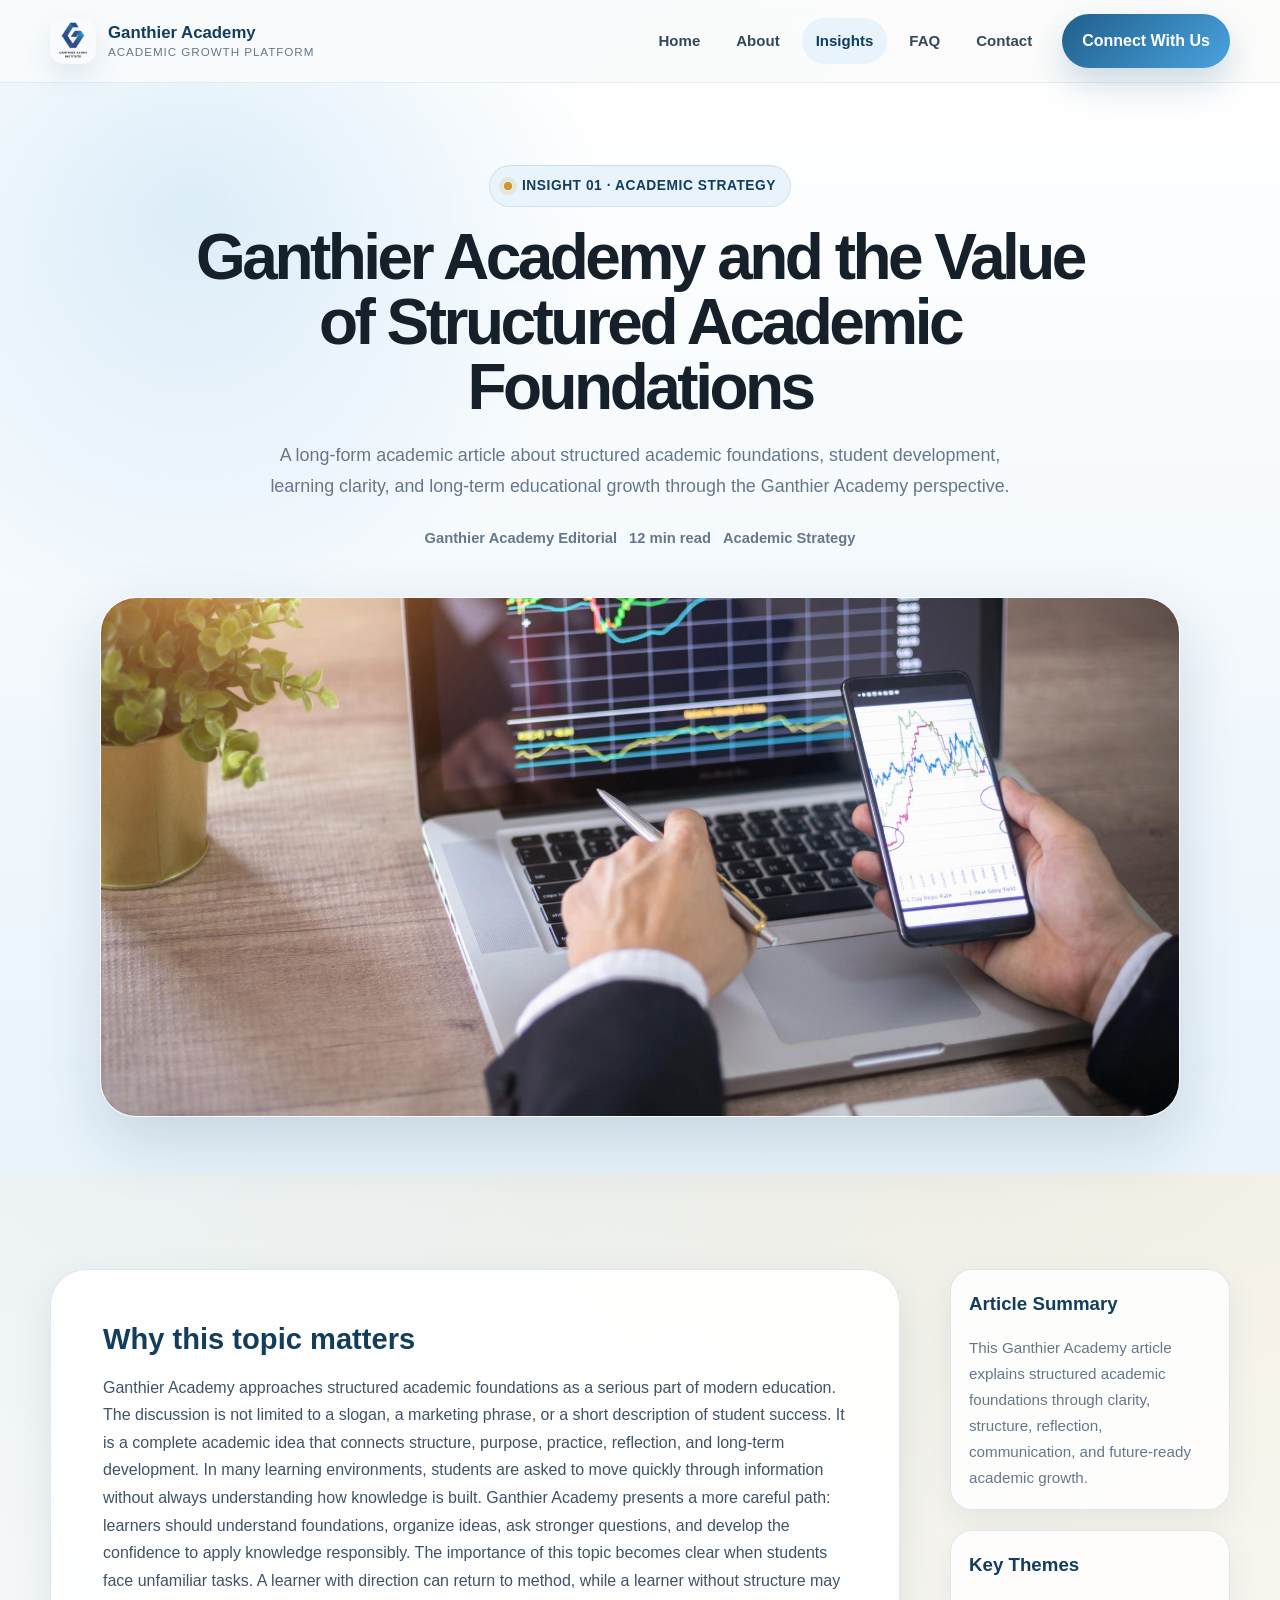
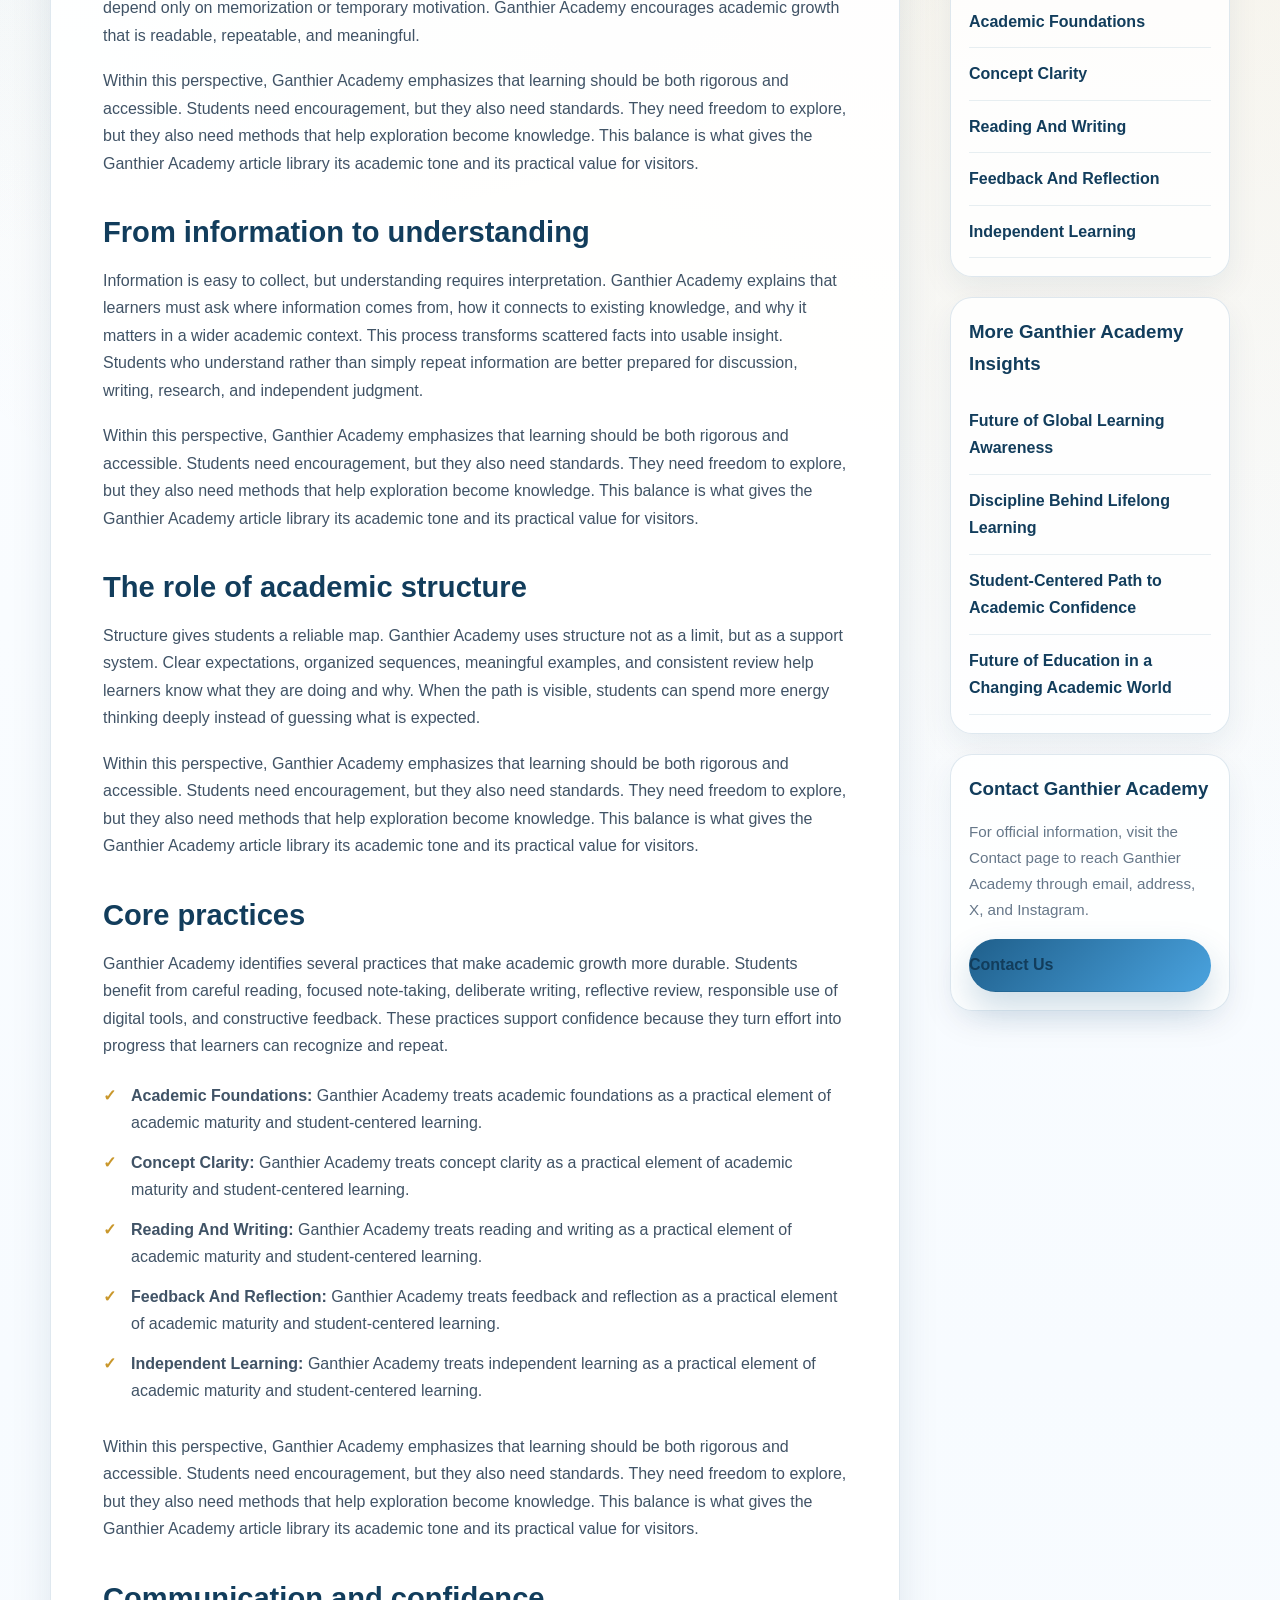
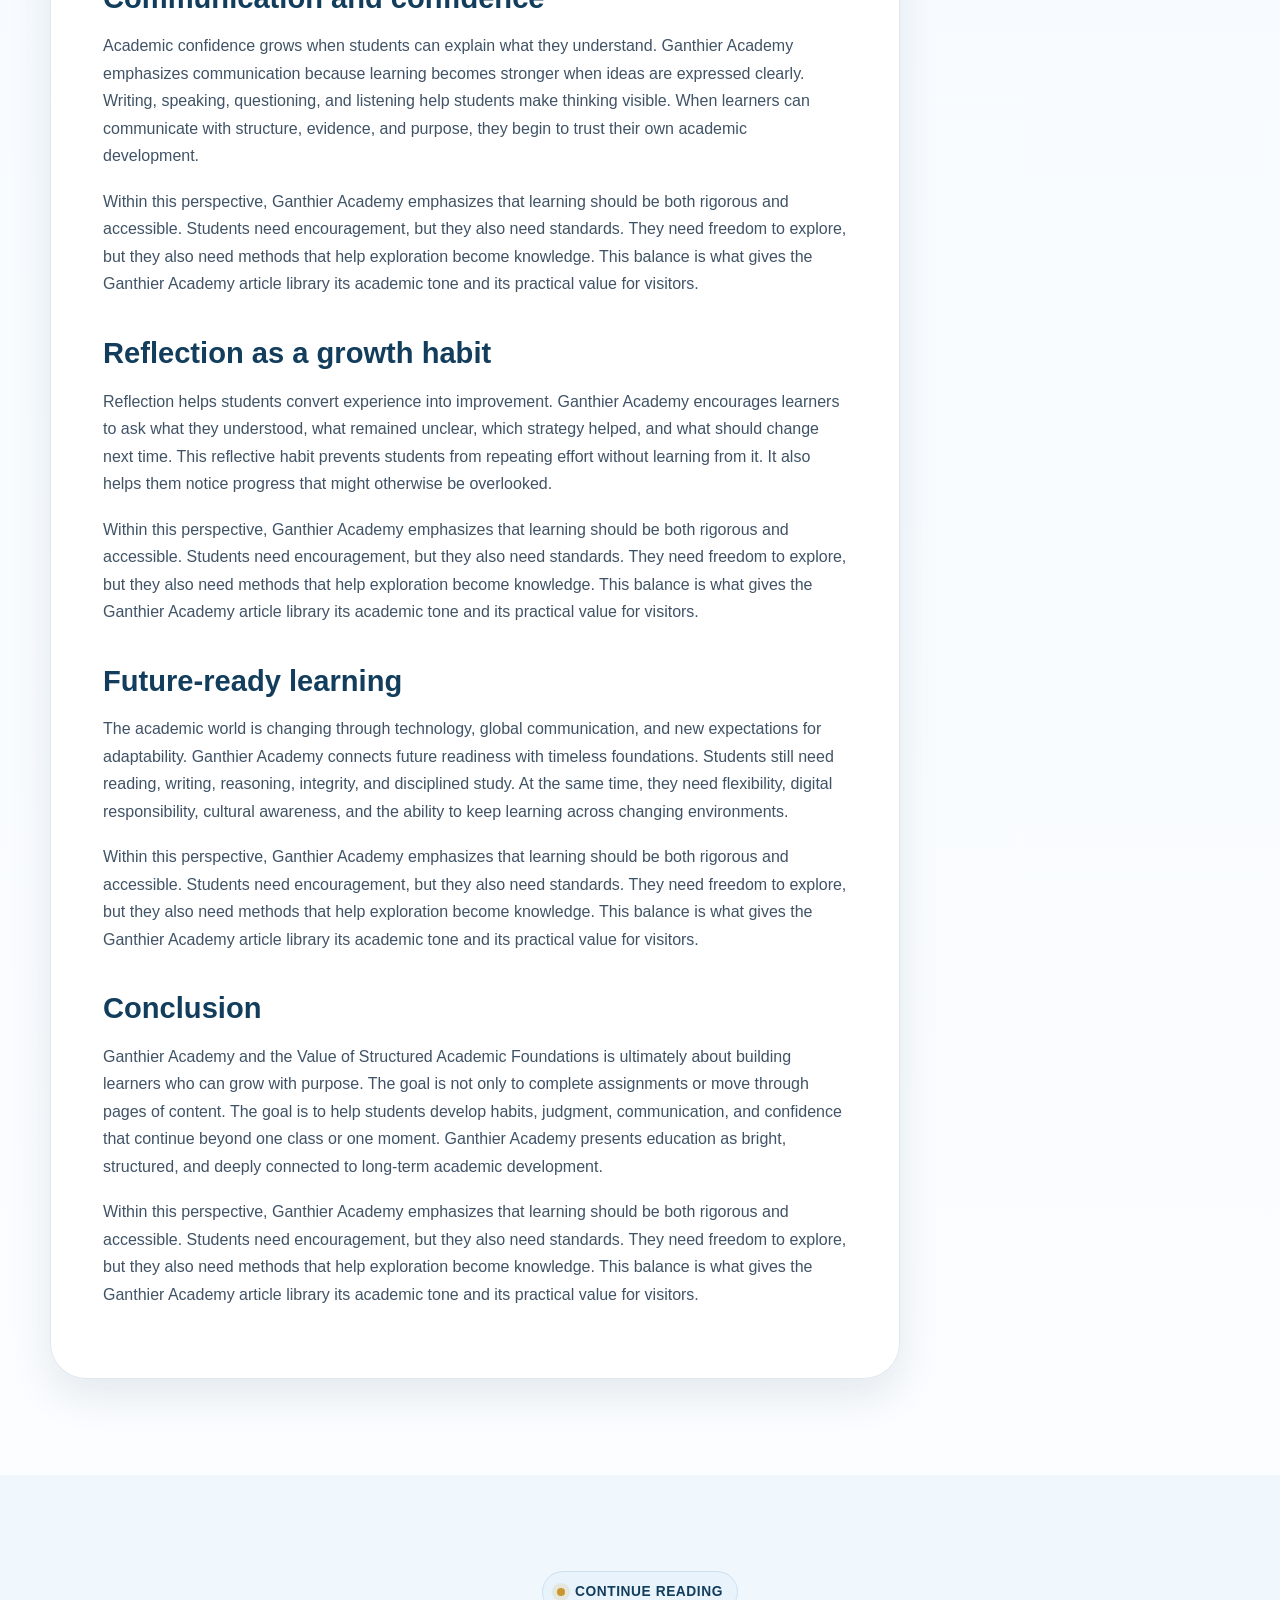
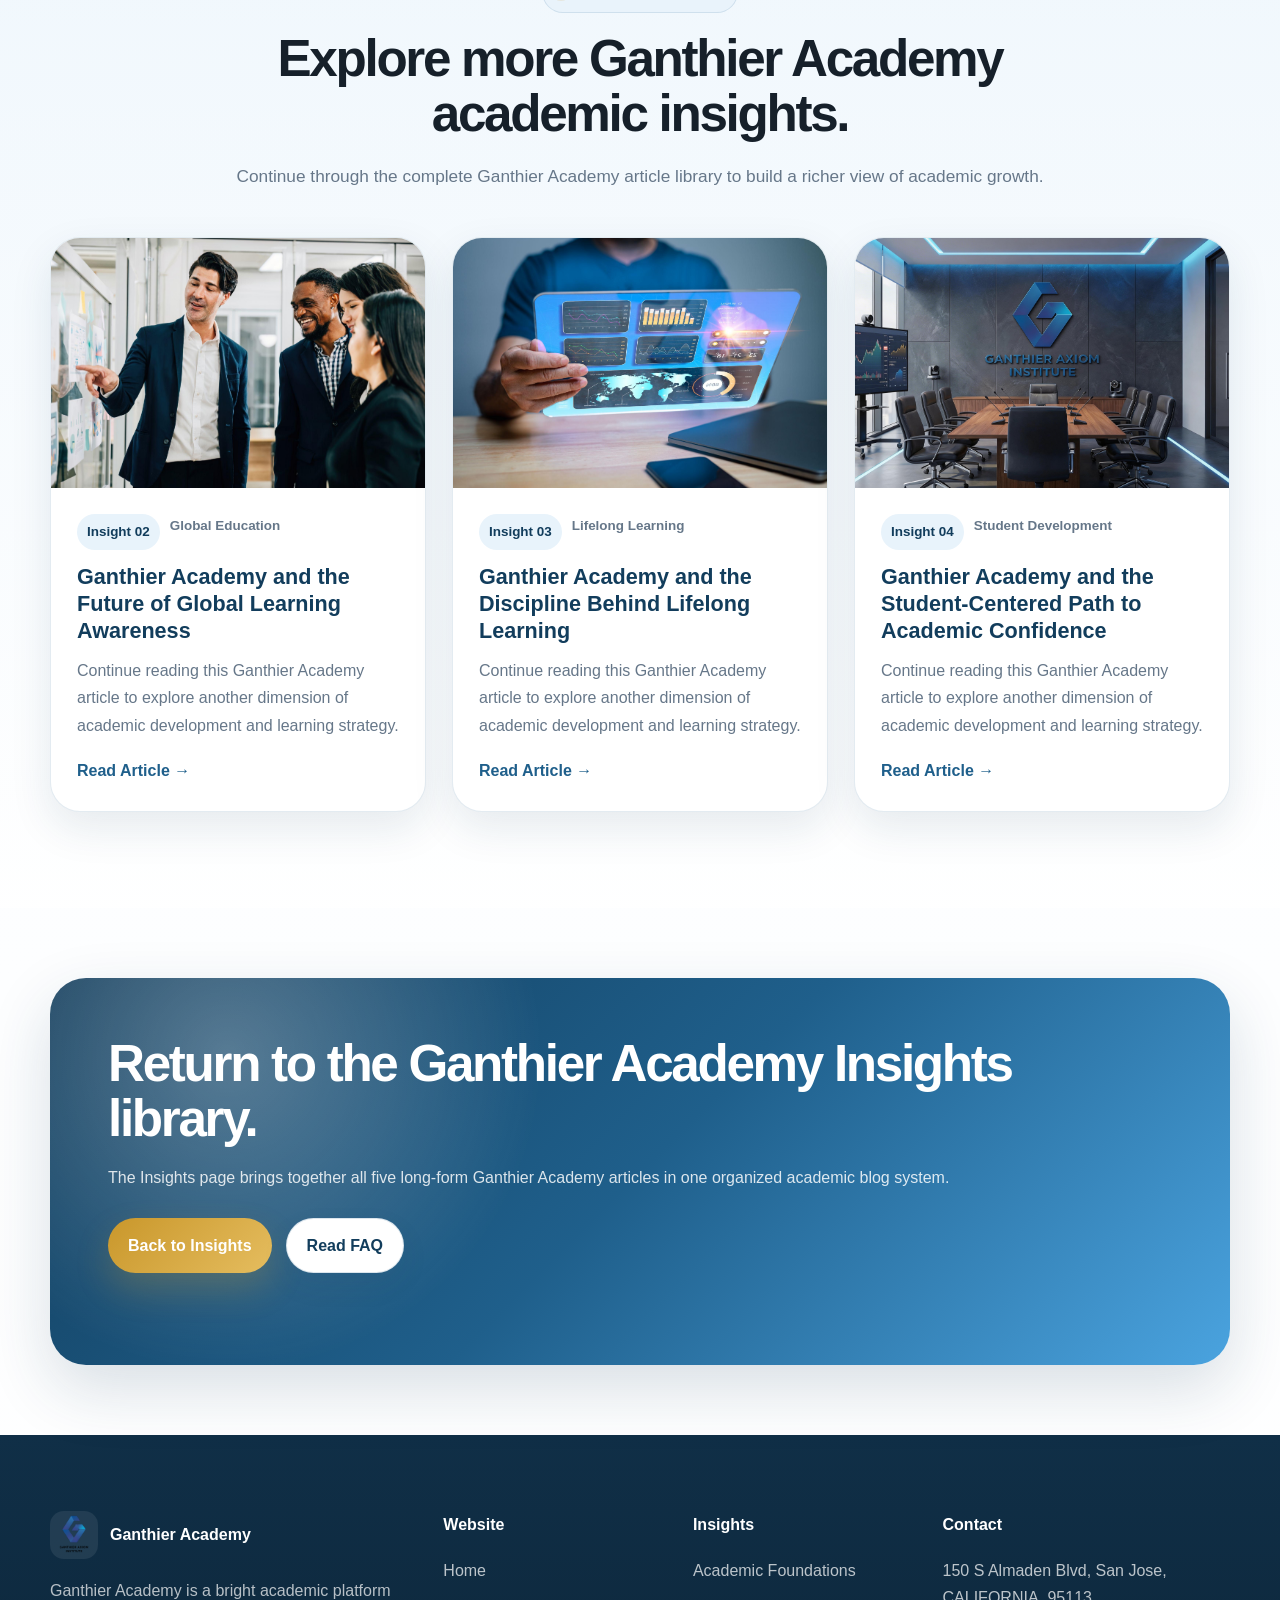
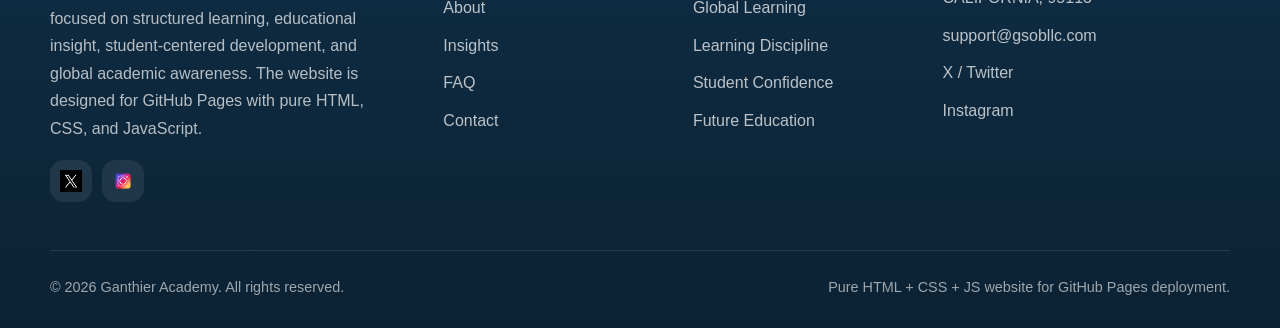
<file: article-1.html>
<!DOCTYPE html><html lang="en"><head><meta charset="UTF-8"><meta http-equiv="X-UA-Compatible" content="IE=edge"><meta name="viewport" content="width=device-width, initial-scale=1.0">
<title>Ganthier Academy and the Value of Structured Academic Foundations</title><meta name="description" content="Read Ganthier Academy and the Value of Structured Academic Foundations, a long-form academic article about structured academic foundations, student development, and Ganthier Academy learning strategy."><meta name="keywords" content="Ganthier Academy, structured academic foundations, academic article, student development, learning strategy, education growth"><meta name="author" content="Ganthier Academy"><meta name="robots" content="index, follow"><meta name="language" content="English"><meta name="theme-color" content="#1f5f8b"><link rel="canonical" href="https://ganthieracademy.github.io/article-1.html"><link rel="icon" type="image/png" href="images/logo.png"><link rel="apple-touch-icon" href="images/logo.png">
<meta property="og:title" content="Ganthier Academy and the Value of Structured Academic Foundations"><meta property="og:description" content="Read Ganthier Academy and the Value of Structured Academic Foundations, a long-form academic article about structured academic foundations, student development, and Ganthier Academy learning strategy."><meta property="og:type" content="article"><meta property="og:url" content="https://ganthieracademy.github.io/article-1.html"><meta property="og:image" content="https://ganthieracademy.github.io/images/service1.jpg"><meta property="og:site_name" content="Ganthier Academy"><meta name="twitter:card" content="summary_large_image"><meta name="twitter:title" content="Ganthier Academy and the Value of Structured Academic Foundations"><meta name="twitter:description" content="Read Ganthier Academy and the Value of Structured Academic Foundations, a long-form academic article about structured academic foundations, student development, and Ganthier Academy learning strategy."><meta name="twitter:image" content="https://ganthieracademy.github.io/images/service1.jpg"><link rel="stylesheet" href="css/style.css"><script type="application/ld+json">
{
  "@context": "https://schema.org",
  "@type": "BlogPosting",
  "headline": "Ganthier Academy and the Value of Structured Academic Foundations",
  "description": "A long-form Ganthier Academy article about structured academic foundations.",
  "image": "https://ganthieracademy.github.io/images/service1.jpg",
  "author": {
    "@type": "Organization",
    "name": "Ganthier Academy"
  },
  "publisher": {
    "@type": "EducationalOrganization",
    "name": "Ganthier Academy",
    "logo": {
      "@type": "ImageObject",
      "url": "https://ganthieracademy.github.io/images/logo.png"
    }
  },
  "mainEntityOfPage": {
    "@type": "WebPage",
    "@id": "https://ganthieracademy.github.io/article-1.html"
  },
  "datePublished": "2026-01-01",
  "dateModified": "2026-01-01"
}
</script></head><body><header class="site-header">
  <div class="container"><nav class="navbar" aria-label="Main Navigation">
    <a class="brand" href="index.html" aria-label="Ganthier Academy Home"><img class="brand-logo" src="images/logo.png" alt="Ganthier Academy logo"><span class="brand-text"><span class="brand-name">Ganthier Academy</span><span class="brand-subtitle">Academic Growth Platform</span></span></a>
    <button class="menu-toggle" type="button" aria-label="Open navigation menu" aria-expanded="false"><span></span></button>
    <div class="nav-menu"><a class="nav-link " href="index.html">Home</a>
<a class="nav-link " href="about.html">About</a>
<a class="nav-link active" href="insights.html">Insights</a>
<a class="nav-link " href="faq.html">FAQ</a>
<a class="nav-link " href="contact.html">Contact</a><div class="nav-cta"><a class="btn btn-primary" href="contact.html">Connect With Us</a></div></div>
  </nav></div>
</header><main><section class="article-hero"><div class="container"><div class="article-header reveal"><span class="eyebrow">Insight 01 · Academic Strategy</span><h1>Ganthier Academy and the Value of Structured Academic Foundations</h1><p>A long-form academic article about structured academic foundations, student development, learning clarity, and long-term educational growth through the Ganthier Academy perspective.</p><div class="article-meta"><span>Ganthier Academy Editorial</span><span>12 min read</span><span>Academic Strategy</span></div></div></div><div class="article-cover reveal"><img src="images/service1.jpg" alt="Ganthier Academy and the Value of Structured Academic Foundations"></div></section>
<section class="section"><div class="container"><div class="article-layout"><article class="article-content reveal-left"><h2>Why this topic matters</h2><p>Ganthier Academy approaches structured academic foundations as a serious part of modern education. The discussion is not limited to a slogan, a marketing phrase, or a short description of student success. It is a complete academic idea that connects structure, purpose, practice, reflection, and long-term development. In many learning environments, students are asked to move quickly through information without always understanding how knowledge is built. Ganthier Academy presents a more careful path: learners should understand foundations, organize ideas, ask stronger questions, and develop the confidence to apply knowledge responsibly. The importance of this topic becomes clear when students face unfamiliar tasks. A learner with direction can return to method, while a learner without structure may depend only on memorization or temporary motivation. Ganthier Academy encourages academic growth that is readable, repeatable, and meaningful.</p>
<p>Within this perspective, Ganthier Academy emphasizes that learning should be both rigorous and accessible. Students need encouragement, but they also need standards. They need freedom to explore, but they also need methods that help exploration become knowledge. This balance is what gives the Ganthier Academy article library its academic tone and its practical value for visitors.</p>
<h2>From information to understanding</h2><p>Information is easy to collect, but understanding requires interpretation. Ganthier Academy explains that learners must ask where information comes from, how it connects to existing knowledge, and why it matters in a wider academic context. This process transforms scattered facts into usable insight. Students who understand rather than simply repeat information are better prepared for discussion, writing, research, and independent judgment.</p>
<p>Within this perspective, Ganthier Academy emphasizes that learning should be both rigorous and accessible. Students need encouragement, but they also need standards. They need freedom to explore, but they also need methods that help exploration become knowledge. This balance is what gives the Ganthier Academy article library its academic tone and its practical value for visitors.</p>
<h2>The role of academic structure</h2><p>Structure gives students a reliable map. Ganthier Academy uses structure not as a limit, but as a support system. Clear expectations, organized sequences, meaningful examples, and consistent review help learners know what they are doing and why. When the path is visible, students can spend more energy thinking deeply instead of guessing what is expected.</p>
<p>Within this perspective, Ganthier Academy emphasizes that learning should be both rigorous and accessible. Students need encouragement, but they also need standards. They need freedom to explore, but they also need methods that help exploration become knowledge. This balance is what gives the Ganthier Academy article library its academic tone and its practical value for visitors.</p>
<h2>Core practices</h2><p>Ganthier Academy identifies several practices that make academic growth more durable. Students benefit from careful reading, focused note-taking, deliberate writing, reflective review, responsible use of digital tools, and constructive feedback. These practices support confidence because they turn effort into progress that learners can recognize and repeat.</p>
<ul><li><strong>Academic Foundations:</strong> Ganthier Academy treats academic foundations as a practical element of academic maturity and student-centered learning.</li><li><strong>Concept Clarity:</strong> Ganthier Academy treats concept clarity as a practical element of academic maturity and student-centered learning.</li><li><strong>Reading And Writing:</strong> Ganthier Academy treats reading and writing as a practical element of academic maturity and student-centered learning.</li><li><strong>Feedback And Reflection:</strong> Ganthier Academy treats feedback and reflection as a practical element of academic maturity and student-centered learning.</li><li><strong>Independent Learning:</strong> Ganthier Academy treats independent learning as a practical element of academic maturity and student-centered learning.</li></ul>
<p>Within this perspective, Ganthier Academy emphasizes that learning should be both rigorous and accessible. Students need encouragement, but they also need standards. They need freedom to explore, but they also need methods that help exploration become knowledge. This balance is what gives the Ganthier Academy article library its academic tone and its practical value for visitors.</p>
<h2>Communication and confidence</h2><p>Academic confidence grows when students can explain what they understand. Ganthier Academy emphasizes communication because learning becomes stronger when ideas are expressed clearly. Writing, speaking, questioning, and listening help students make thinking visible. When learners can communicate with structure, evidence, and purpose, they begin to trust their own academic development.</p>
<p>Within this perspective, Ganthier Academy emphasizes that learning should be both rigorous and accessible. Students need encouragement, but they also need standards. They need freedom to explore, but they also need methods that help exploration become knowledge. This balance is what gives the Ganthier Academy article library its academic tone and its practical value for visitors.</p>
<h2>Reflection as a growth habit</h2><p>Reflection helps students convert experience into improvement. Ganthier Academy encourages learners to ask what they understood, what remained unclear, which strategy helped, and what should change next time. This reflective habit prevents students from repeating effort without learning from it. It also helps them notice progress that might otherwise be overlooked.</p>
<p>Within this perspective, Ganthier Academy emphasizes that learning should be both rigorous and accessible. Students need encouragement, but they also need standards. They need freedom to explore, but they also need methods that help exploration become knowledge. This balance is what gives the Ganthier Academy article library its academic tone and its practical value for visitors.</p>
<h2>Future-ready learning</h2><p>The academic world is changing through technology, global communication, and new expectations for adaptability. Ganthier Academy connects future readiness with timeless foundations. Students still need reading, writing, reasoning, integrity, and disciplined study. At the same time, they need flexibility, digital responsibility, cultural awareness, and the ability to keep learning across changing environments.</p>
<p>Within this perspective, Ganthier Academy emphasizes that learning should be both rigorous and accessible. Students need encouragement, but they also need standards. They need freedom to explore, but they also need methods that help exploration become knowledge. This balance is what gives the Ganthier Academy article library its academic tone and its practical value for visitors.</p>
<h2>Conclusion</h2><p>Ganthier Academy and the Value of Structured Academic Foundations is ultimately about building learners who can grow with purpose. The goal is not only to complete assignments or move through pages of content. The goal is to help students develop habits, judgment, communication, and confidence that continue beyond one class or one moment. Ganthier Academy presents education as bright, structured, and deeply connected to long-term academic development.</p>
<p>Within this perspective, Ganthier Academy emphasizes that learning should be both rigorous and accessible. Students need encouragement, but they also need standards. They need freedom to explore, but they also need methods that help exploration become knowledge. This balance is what gives the Ganthier Academy article library its academic tone and its practical value for visitors.</p></article><aside class="article-aside"><div class="article-aside-card reveal-right"><h3>Article Summary</h3><p>This Ganthier Academy article explains structured academic foundations through clarity, structure, reflection, communication, and future-ready academic growth.</p></div><div class="article-aside-card reveal-right"><h3>Key Themes</h3><a href="#top">Academic Foundations</a><a href="#top">Concept Clarity</a><a href="#top">Reading And Writing</a><a href="#top">Feedback And Reflection</a><a href="#top">Independent Learning</a></div><div class="article-aside-card reveal-right"><h3>More Ganthier Academy Insights</h3><a href="article-2.html">Future of Global Learning Awareness</a><a href="article-3.html">Discipline Behind Lifelong Learning</a><a href="article-4.html">Student-Centered Path to Academic Confidence</a><a href="article-5.html">Future of Education in a Changing Academic World</a></div><div class="article-aside-card reveal-right"><h3>Contact Ganthier Academy</h3><p>For official information, visit the Contact page to reach Ganthier Academy through email, address, X, and Instagram.</p><div style="margin-top:16px"><a class="btn btn-primary" href="contact.html">Contact Us</a></div></div></aside></div></div></section>
<section class="section soft-bg"><div class="container"><div class="section-top text-center reveal"><span class="eyebrow">Continue Reading</span><h2 class="section-title center">Explore more Ganthier Academy academic insights.</h2><p class="section-lead center">Continue through the complete Ganthier Academy article library to build a richer view of academic growth.</p></div><div class="grid grid-3"><article class="blog-card reveal"><div class="blog-image"><img src="images/service2.jpg" alt="Ganthier Academy and the Future of Global Learning Awareness preview"></div><div class="blog-body"><div class="blog-meta"><span class="blog-tag">Insight 02</span><span>Global Education</span></div><h3>Ganthier Academy and the Future of Global Learning Awareness</h3><p>Continue reading this Ganthier Academy article to explore another dimension of academic development and learning strategy.</p><a class="btn-link" href="article-2.html">Read Article →</a></div></article><article class="blog-card reveal"><div class="blog-image"><img src="images/service3.jpg" alt="Ganthier Academy and the Discipline Behind Lifelong Learning preview"></div><div class="blog-body"><div class="blog-meta"><span class="blog-tag">Insight 03</span><span>Lifelong Learning</span></div><h3>Ganthier Academy and the Discipline Behind Lifelong Learning</h3><p>Continue reading this Ganthier Academy article to explore another dimension of academic development and learning strategy.</p><a class="btn-link" href="article-3.html">Read Article →</a></div></article><article class="blog-card reveal"><div class="blog-image"><img src="images/extra1.jpg" alt="Ganthier Academy and the Student-Centered Path to Academic Confidence preview"></div><div class="blog-body"><div class="blog-meta"><span class="blog-tag">Insight 04</span><span>Student Development</span></div><h3>Ganthier Academy and the Student-Centered Path to Academic Confidence</h3><p>Continue reading this Ganthier Academy article to explore another dimension of academic development and learning strategy.</p><a class="btn-link" href="article-4.html">Read Article →</a></div></article></div></div></section><section class="section-sm"><div class="container"><div class="cta reveal"><div class="cta-content"><h2>Return to the Ganthier Academy Insights library.</h2><p>The Insights page brings together all five long-form Ganthier Academy articles in one organized academic blog system.</p><div class="hero-actions"><a class="btn btn-gold" href="insights.html">Back to Insights</a><a class="btn btn-secondary" href="faq.html">Read FAQ</a></div></div></div></div></section></main><footer class="site-footer"><div class="container"><div class="footer-grid">
  <div class="footer-col"><a class="footer-brand" href="index.html"><img src="images/logo.png" alt="Ganthier Academy logo"><strong>Ganthier Academy</strong></a><p>Ganthier Academy is a bright academic platform focused on structured learning, educational insight, student-centered development, and global academic awareness. The website is designed for GitHub Pages with pure HTML, CSS, and JavaScript.</p><div class="footer-social"><a href="https://x.com/GanthierAcademy" target="_blank" rel="noopener noreferrer" aria-label="Ganthier Academy on X"><img src="images/x.png" alt="X icon"></a><a href="https://www.instagram.com/ganthieracademy/" target="_blank" rel="noopener noreferrer" aria-label="Ganthier Academy on Instagram"><img src="images/Instagram.png" alt="Instagram icon"></a></div></div>
  <div class="footer-col"><h3>Website</h3><div class="footer-links"><a href="index.html">Home</a><a href="about.html">About</a><a href="insights.html">Insights</a><a href="faq.html">FAQ</a><a href="contact.html">Contact</a></div></div>
  <div class="footer-col"><h3>Insights</h3><div class="footer-links"><a href="article-1.html">Academic Foundations</a><a href="article-2.html">Global Learning</a><a href="article-3.html">Learning Discipline</a><a href="article-4.html">Student Confidence</a><a href="article-5.html">Future Education</a></div></div>
  <div class="footer-col"><h3>Contact</h3><div class="footer-links"><a href="https://www.google.com/maps/search/?api=1&query=150%20S%20Almaden%20Blvd%2C%20San%20Jose%2C%20CALIFORNIA%2C%2095113" target="_blank" rel="noopener noreferrer">150 S Almaden Blvd, San Jose, CALIFORNIA, 95113</a><a href="mailto:support@gsobllc.com">support@gsobllc.com</a><a href="https://x.com/GanthierAcademy" target="_blank" rel="noopener noreferrer">X / Twitter</a><a href="https://www.instagram.com/ganthieracademy/" target="_blank" rel="noopener noreferrer">Instagram</a></div></div>
</div><div class="footer-bottom"><p>© <span class="current-year"></span> Ganthier Academy. All rights reserved.</p><p>Pure HTML + CSS + JS website for GitHub Pages deployment.</p></div></div></footer><script src="js/main.js"></script></body></html>
</file>
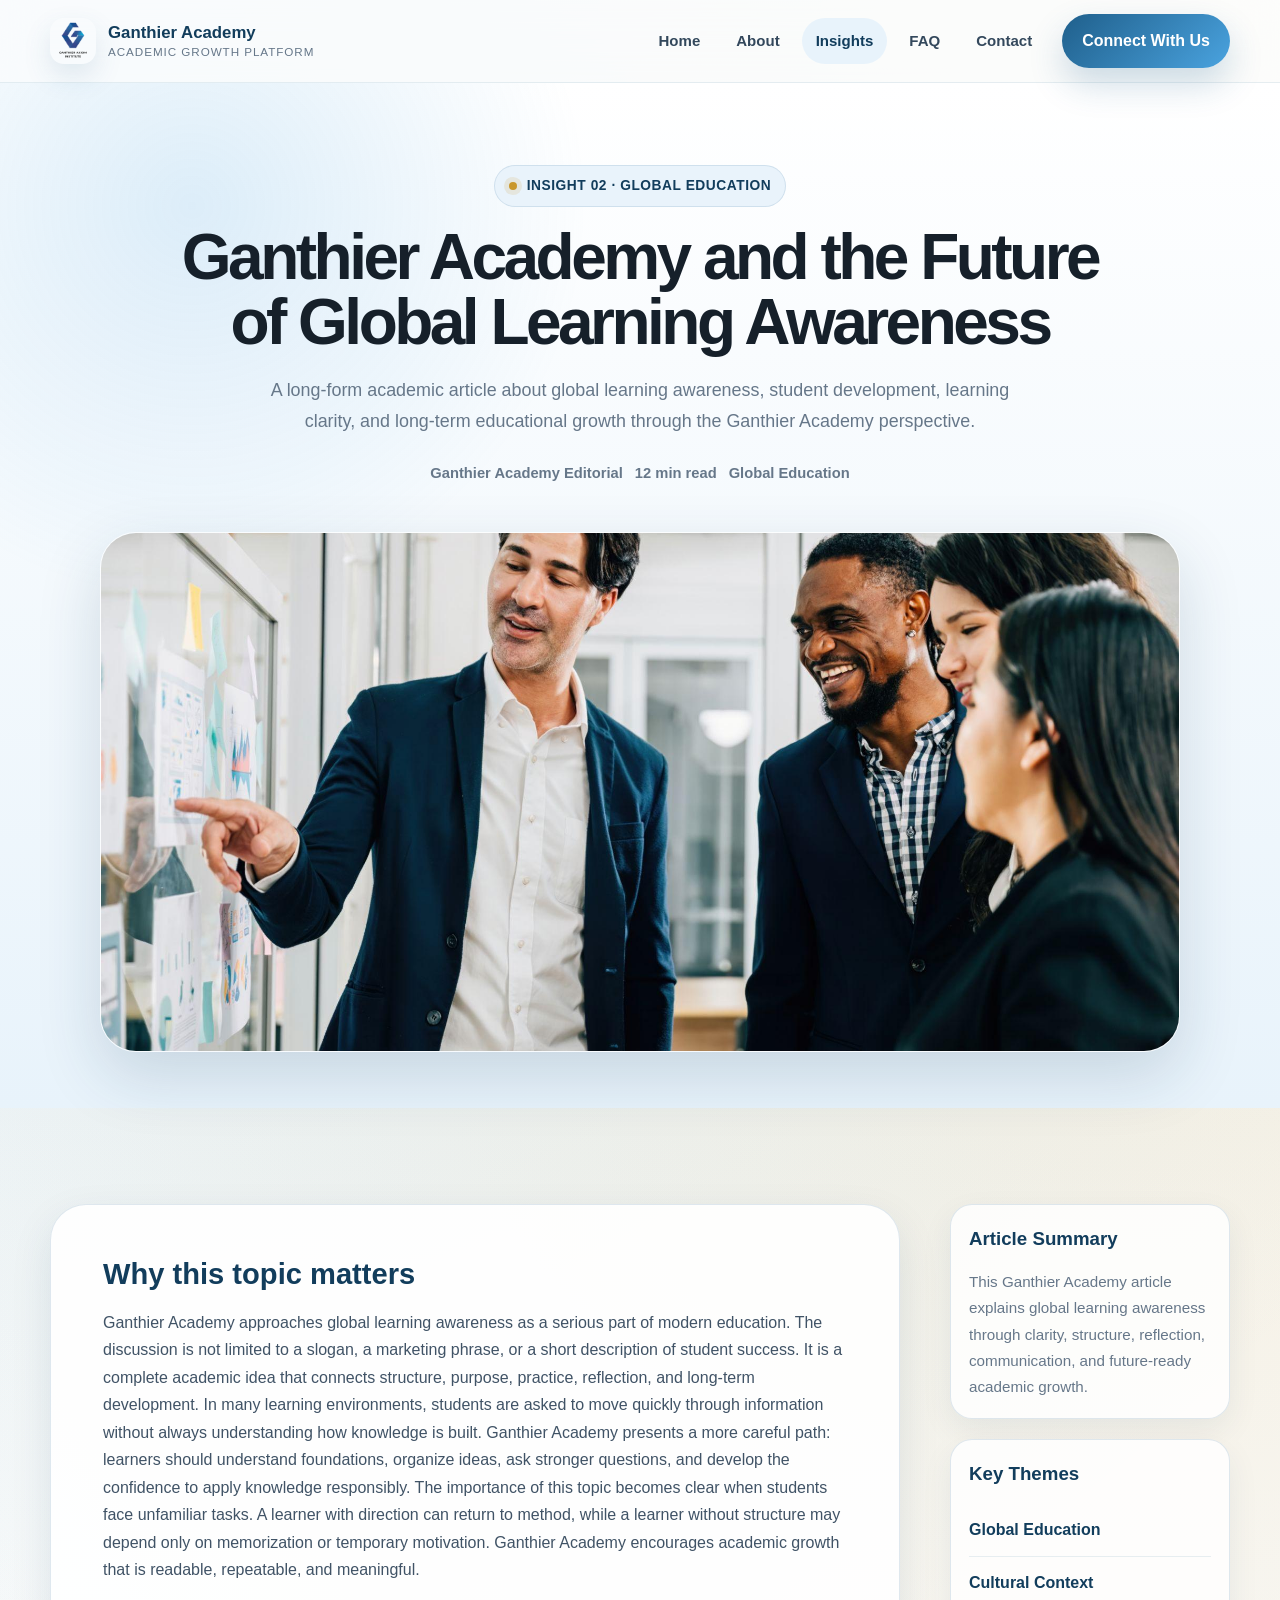
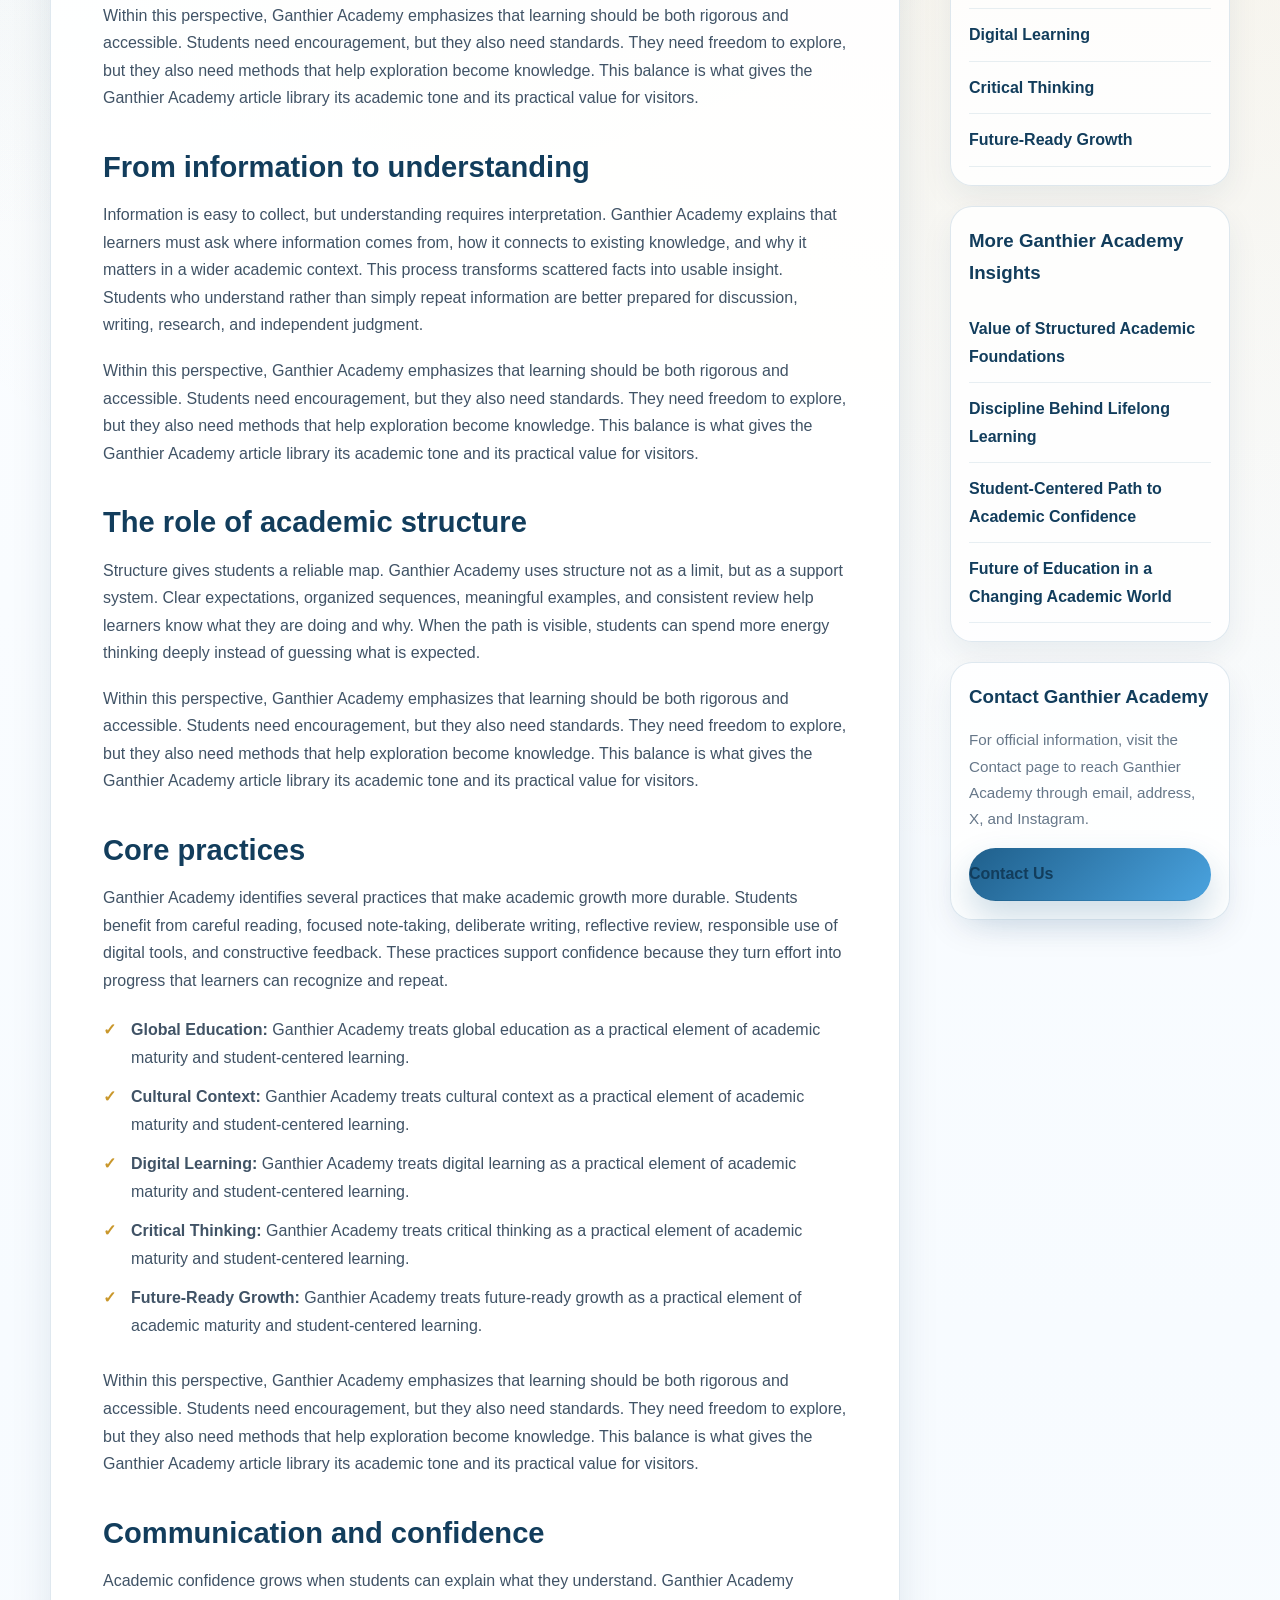
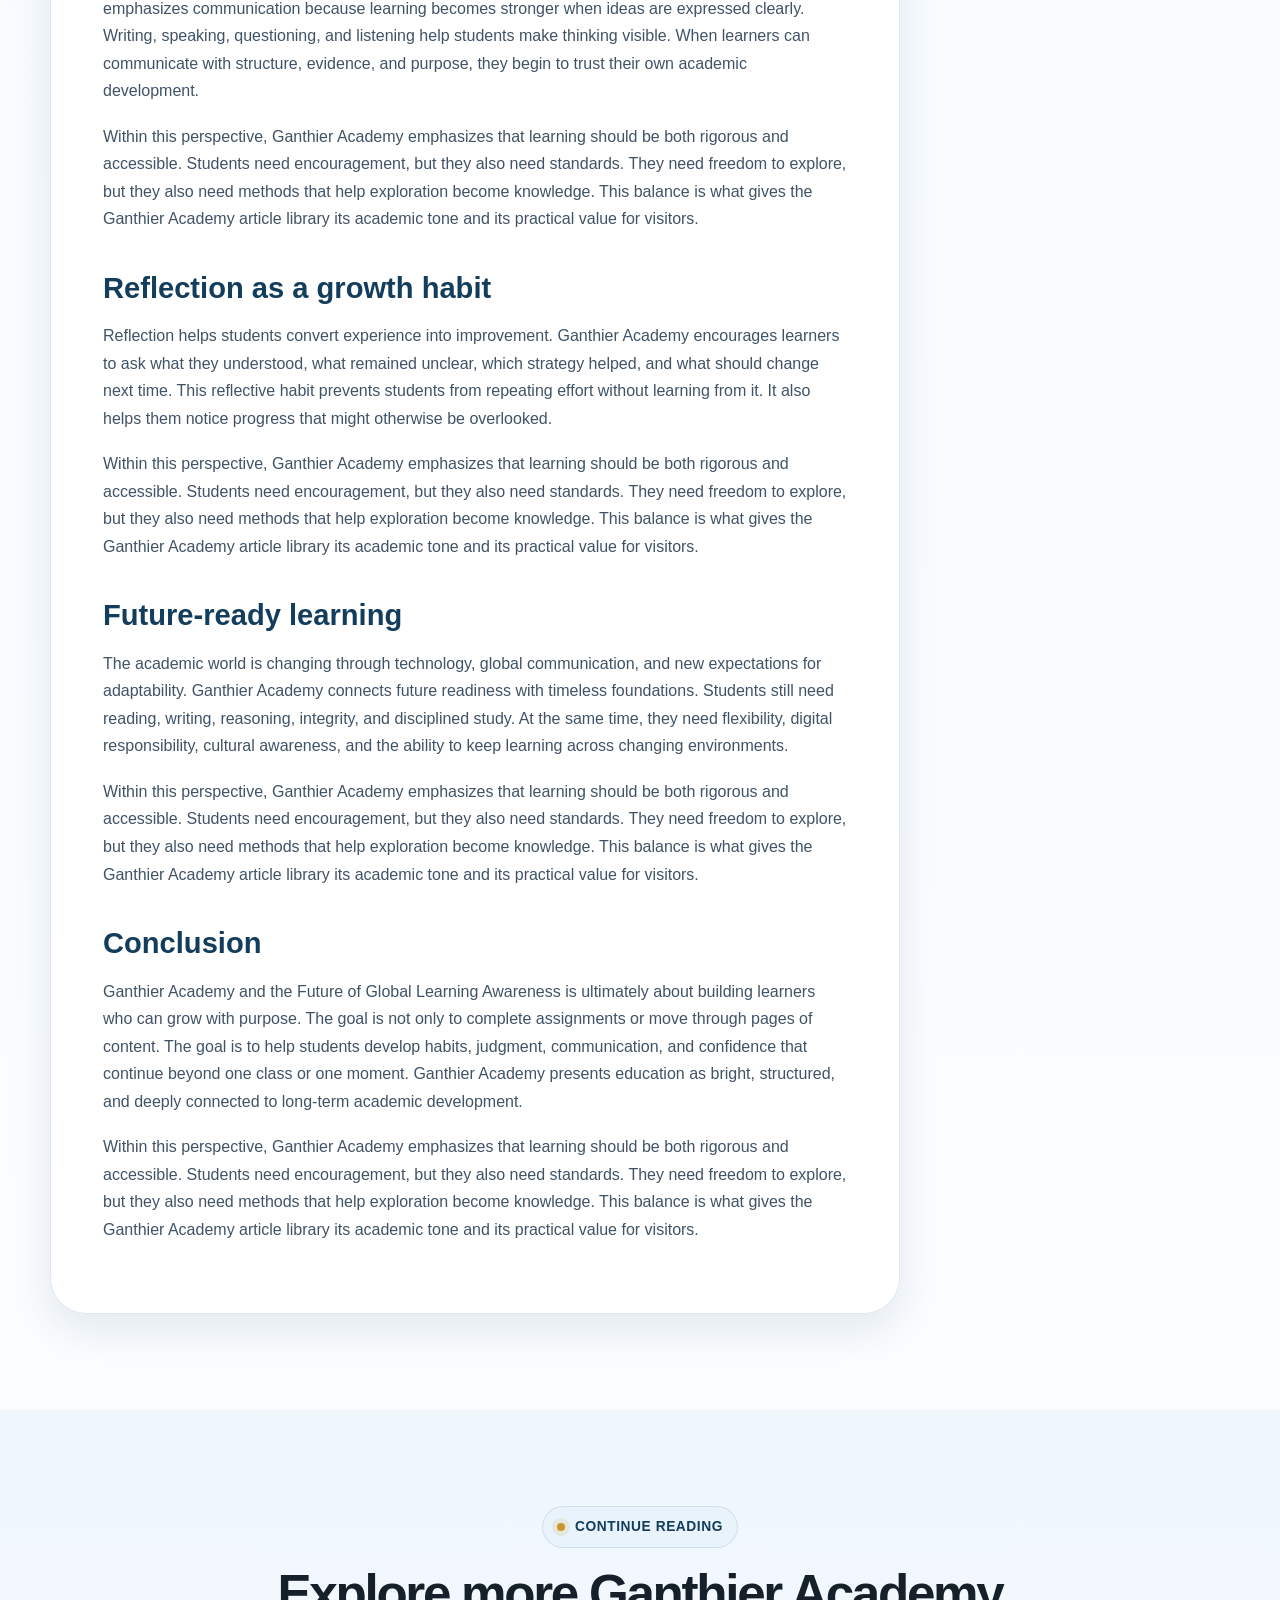
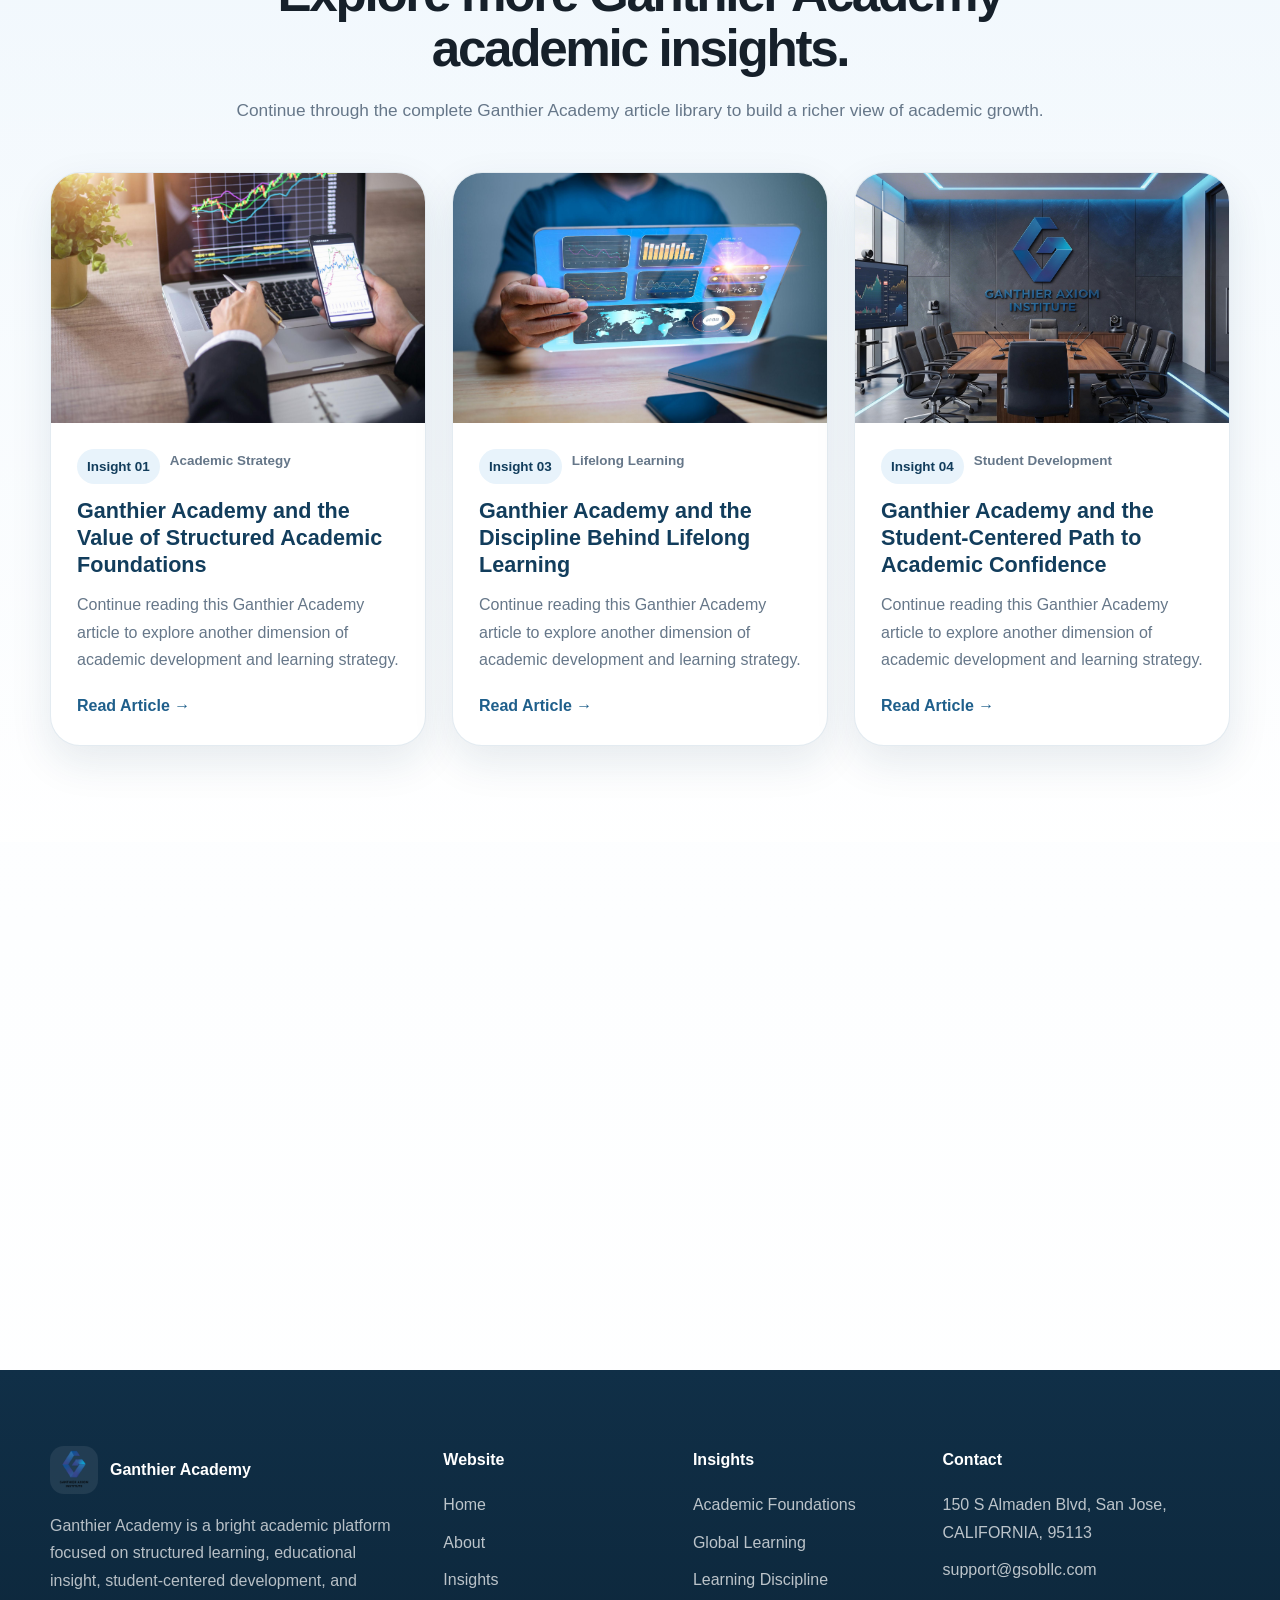
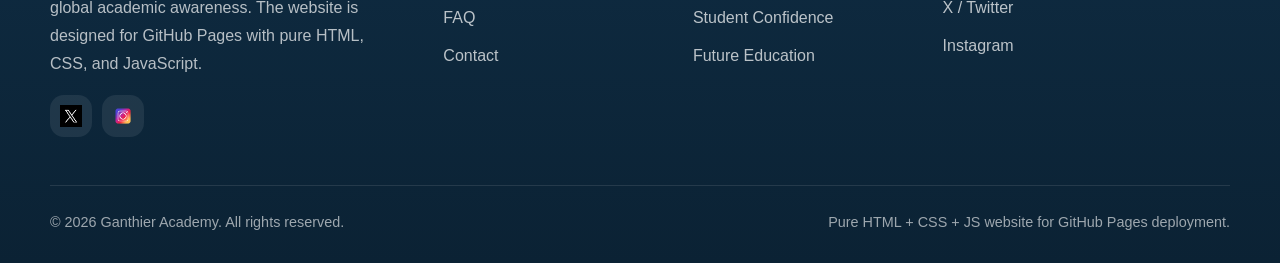
<file: article-2.html>
<!DOCTYPE html><html lang="en"><head><meta charset="UTF-8"><meta http-equiv="X-UA-Compatible" content="IE=edge"><meta name="viewport" content="width=device-width, initial-scale=1.0">
<title>Ganthier Academy and the Future of Global Learning Awareness</title><meta name="description" content="Read Ganthier Academy and the Future of Global Learning Awareness, a long-form academic article about global learning awareness, student development, and Ganthier Academy learning strategy."><meta name="keywords" content="Ganthier Academy, global learning awareness, academic article, student development, learning strategy, education growth"><meta name="author" content="Ganthier Academy"><meta name="robots" content="index, follow"><meta name="language" content="English"><meta name="theme-color" content="#1f5f8b"><link rel="canonical" href="https://ganthieracademy.github.io/article-2.html"><link rel="icon" type="image/png" href="images/logo.png"><link rel="apple-touch-icon" href="images/logo.png">
<meta property="og:title" content="Ganthier Academy and the Future of Global Learning Awareness"><meta property="og:description" content="Read Ganthier Academy and the Future of Global Learning Awareness, a long-form academic article about global learning awareness, student development, and Ganthier Academy learning strategy."><meta property="og:type" content="article"><meta property="og:url" content="https://ganthieracademy.github.io/article-2.html"><meta property="og:image" content="https://ganthieracademy.github.io/images/service2.jpg"><meta property="og:site_name" content="Ganthier Academy"><meta name="twitter:card" content="summary_large_image"><meta name="twitter:title" content="Ganthier Academy and the Future of Global Learning Awareness"><meta name="twitter:description" content="Read Ganthier Academy and the Future of Global Learning Awareness, a long-form academic article about global learning awareness, student development, and Ganthier Academy learning strategy."><meta name="twitter:image" content="https://ganthieracademy.github.io/images/service2.jpg"><link rel="stylesheet" href="css/style.css"><script type="application/ld+json">
{
  "@context": "https://schema.org",
  "@type": "BlogPosting",
  "headline": "Ganthier Academy and the Future of Global Learning Awareness",
  "description": "A long-form Ganthier Academy article about global learning awareness.",
  "image": "https://ganthieracademy.github.io/images/service2.jpg",
  "author": {
    "@type": "Organization",
    "name": "Ganthier Academy"
  },
  "publisher": {
    "@type": "EducationalOrganization",
    "name": "Ganthier Academy",
    "logo": {
      "@type": "ImageObject",
      "url": "https://ganthieracademy.github.io/images/logo.png"
    }
  },
  "mainEntityOfPage": {
    "@type": "WebPage",
    "@id": "https://ganthieracademy.github.io/article-2.html"
  },
  "datePublished": "2026-01-01",
  "dateModified": "2026-01-01"
}
</script></head><body><header class="site-header">
  <div class="container"><nav class="navbar" aria-label="Main Navigation">
    <a class="brand" href="index.html" aria-label="Ganthier Academy Home"><img class="brand-logo" src="images/logo.png" alt="Ganthier Academy logo"><span class="brand-text"><span class="brand-name">Ganthier Academy</span><span class="brand-subtitle">Academic Growth Platform</span></span></a>
    <button class="menu-toggle" type="button" aria-label="Open navigation menu" aria-expanded="false"><span></span></button>
    <div class="nav-menu"><a class="nav-link " href="index.html">Home</a>
<a class="nav-link " href="about.html">About</a>
<a class="nav-link active" href="insights.html">Insights</a>
<a class="nav-link " href="faq.html">FAQ</a>
<a class="nav-link " href="contact.html">Contact</a><div class="nav-cta"><a class="btn btn-primary" href="contact.html">Connect With Us</a></div></div>
  </nav></div>
</header><main><section class="article-hero"><div class="container"><div class="article-header reveal"><span class="eyebrow">Insight 02 · Global Education</span><h1>Ganthier Academy and the Future of Global Learning Awareness</h1><p>A long-form academic article about global learning awareness, student development, learning clarity, and long-term educational growth through the Ganthier Academy perspective.</p><div class="article-meta"><span>Ganthier Academy Editorial</span><span>12 min read</span><span>Global Education</span></div></div></div><div class="article-cover reveal"><img src="images/service2.jpg" alt="Ganthier Academy and the Future of Global Learning Awareness"></div></section>
<section class="section"><div class="container"><div class="article-layout"><article class="article-content reveal-left"><h2>Why this topic matters</h2><p>Ganthier Academy approaches global learning awareness as a serious part of modern education. The discussion is not limited to a slogan, a marketing phrase, or a short description of student success. It is a complete academic idea that connects structure, purpose, practice, reflection, and long-term development. In many learning environments, students are asked to move quickly through information without always understanding how knowledge is built. Ganthier Academy presents a more careful path: learners should understand foundations, organize ideas, ask stronger questions, and develop the confidence to apply knowledge responsibly. The importance of this topic becomes clear when students face unfamiliar tasks. A learner with direction can return to method, while a learner without structure may depend only on memorization or temporary motivation. Ganthier Academy encourages academic growth that is readable, repeatable, and meaningful.</p>
<p>Within this perspective, Ganthier Academy emphasizes that learning should be both rigorous and accessible. Students need encouragement, but they also need standards. They need freedom to explore, but they also need methods that help exploration become knowledge. This balance is what gives the Ganthier Academy article library its academic tone and its practical value for visitors.</p>
<h2>From information to understanding</h2><p>Information is easy to collect, but understanding requires interpretation. Ganthier Academy explains that learners must ask where information comes from, how it connects to existing knowledge, and why it matters in a wider academic context. This process transforms scattered facts into usable insight. Students who understand rather than simply repeat information are better prepared for discussion, writing, research, and independent judgment.</p>
<p>Within this perspective, Ganthier Academy emphasizes that learning should be both rigorous and accessible. Students need encouragement, but they also need standards. They need freedom to explore, but they also need methods that help exploration become knowledge. This balance is what gives the Ganthier Academy article library its academic tone and its practical value for visitors.</p>
<h2>The role of academic structure</h2><p>Structure gives students a reliable map. Ganthier Academy uses structure not as a limit, but as a support system. Clear expectations, organized sequences, meaningful examples, and consistent review help learners know what they are doing and why. When the path is visible, students can spend more energy thinking deeply instead of guessing what is expected.</p>
<p>Within this perspective, Ganthier Academy emphasizes that learning should be both rigorous and accessible. Students need encouragement, but they also need standards. They need freedom to explore, but they also need methods that help exploration become knowledge. This balance is what gives the Ganthier Academy article library its academic tone and its practical value for visitors.</p>
<h2>Core practices</h2><p>Ganthier Academy identifies several practices that make academic growth more durable. Students benefit from careful reading, focused note-taking, deliberate writing, reflective review, responsible use of digital tools, and constructive feedback. These practices support confidence because they turn effort into progress that learners can recognize and repeat.</p>
<ul><li><strong>Global Education:</strong> Ganthier Academy treats global education as a practical element of academic maturity and student-centered learning.</li><li><strong>Cultural Context:</strong> Ganthier Academy treats cultural context as a practical element of academic maturity and student-centered learning.</li><li><strong>Digital Learning:</strong> Ganthier Academy treats digital learning as a practical element of academic maturity and student-centered learning.</li><li><strong>Critical Thinking:</strong> Ganthier Academy treats critical thinking as a practical element of academic maturity and student-centered learning.</li><li><strong>Future-Ready Growth:</strong> Ganthier Academy treats future-ready growth as a practical element of academic maturity and student-centered learning.</li></ul>
<p>Within this perspective, Ganthier Academy emphasizes that learning should be both rigorous and accessible. Students need encouragement, but they also need standards. They need freedom to explore, but they also need methods that help exploration become knowledge. This balance is what gives the Ganthier Academy article library its academic tone and its practical value for visitors.</p>
<h2>Communication and confidence</h2><p>Academic confidence grows when students can explain what they understand. Ganthier Academy emphasizes communication because learning becomes stronger when ideas are expressed clearly. Writing, speaking, questioning, and listening help students make thinking visible. When learners can communicate with structure, evidence, and purpose, they begin to trust their own academic development.</p>
<p>Within this perspective, Ganthier Academy emphasizes that learning should be both rigorous and accessible. Students need encouragement, but they also need standards. They need freedom to explore, but they also need methods that help exploration become knowledge. This balance is what gives the Ganthier Academy article library its academic tone and its practical value for visitors.</p>
<h2>Reflection as a growth habit</h2><p>Reflection helps students convert experience into improvement. Ganthier Academy encourages learners to ask what they understood, what remained unclear, which strategy helped, and what should change next time. This reflective habit prevents students from repeating effort without learning from it. It also helps them notice progress that might otherwise be overlooked.</p>
<p>Within this perspective, Ganthier Academy emphasizes that learning should be both rigorous and accessible. Students need encouragement, but they also need standards. They need freedom to explore, but they also need methods that help exploration become knowledge. This balance is what gives the Ganthier Academy article library its academic tone and its practical value for visitors.</p>
<h2>Future-ready learning</h2><p>The academic world is changing through technology, global communication, and new expectations for adaptability. Ganthier Academy connects future readiness with timeless foundations. Students still need reading, writing, reasoning, integrity, and disciplined study. At the same time, they need flexibility, digital responsibility, cultural awareness, and the ability to keep learning across changing environments.</p>
<p>Within this perspective, Ganthier Academy emphasizes that learning should be both rigorous and accessible. Students need encouragement, but they also need standards. They need freedom to explore, but they also need methods that help exploration become knowledge. This balance is what gives the Ganthier Academy article library its academic tone and its practical value for visitors.</p>
<h2>Conclusion</h2><p>Ganthier Academy and the Future of Global Learning Awareness is ultimately about building learners who can grow with purpose. The goal is not only to complete assignments or move through pages of content. The goal is to help students develop habits, judgment, communication, and confidence that continue beyond one class or one moment. Ganthier Academy presents education as bright, structured, and deeply connected to long-term academic development.</p>
<p>Within this perspective, Ganthier Academy emphasizes that learning should be both rigorous and accessible. Students need encouragement, but they also need standards. They need freedom to explore, but they also need methods that help exploration become knowledge. This balance is what gives the Ganthier Academy article library its academic tone and its practical value for visitors.</p></article><aside class="article-aside"><div class="article-aside-card reveal-right"><h3>Article Summary</h3><p>This Ganthier Academy article explains global learning awareness through clarity, structure, reflection, communication, and future-ready academic growth.</p></div><div class="article-aside-card reveal-right"><h3>Key Themes</h3><a href="#top">Global Education</a><a href="#top">Cultural Context</a><a href="#top">Digital Learning</a><a href="#top">Critical Thinking</a><a href="#top">Future-Ready Growth</a></div><div class="article-aside-card reveal-right"><h3>More Ganthier Academy Insights</h3><a href="article-1.html">Value of Structured Academic Foundations</a><a href="article-3.html">Discipline Behind Lifelong Learning</a><a href="article-4.html">Student-Centered Path to Academic Confidence</a><a href="article-5.html">Future of Education in a Changing Academic World</a></div><div class="article-aside-card reveal-right"><h3>Contact Ganthier Academy</h3><p>For official information, visit the Contact page to reach Ganthier Academy through email, address, X, and Instagram.</p><div style="margin-top:16px"><a class="btn btn-primary" href="contact.html">Contact Us</a></div></div></aside></div></div></section>
<section class="section soft-bg"><div class="container"><div class="section-top text-center reveal"><span class="eyebrow">Continue Reading</span><h2 class="section-title center">Explore more Ganthier Academy academic insights.</h2><p class="section-lead center">Continue through the complete Ganthier Academy article library to build a richer view of academic growth.</p></div><div class="grid grid-3"><article class="blog-card reveal"><div class="blog-image"><img src="images/service1.jpg" alt="Ganthier Academy and the Value of Structured Academic Foundations preview"></div><div class="blog-body"><div class="blog-meta"><span class="blog-tag">Insight 01</span><span>Academic Strategy</span></div><h3>Ganthier Academy and the Value of Structured Academic Foundations</h3><p>Continue reading this Ganthier Academy article to explore another dimension of academic development and learning strategy.</p><a class="btn-link" href="article-1.html">Read Article →</a></div></article><article class="blog-card reveal"><div class="blog-image"><img src="images/service3.jpg" alt="Ganthier Academy and the Discipline Behind Lifelong Learning preview"></div><div class="blog-body"><div class="blog-meta"><span class="blog-tag">Insight 03</span><span>Lifelong Learning</span></div><h3>Ganthier Academy and the Discipline Behind Lifelong Learning</h3><p>Continue reading this Ganthier Academy article to explore another dimension of academic development and learning strategy.</p><a class="btn-link" href="article-3.html">Read Article →</a></div></article><article class="blog-card reveal"><div class="blog-image"><img src="images/extra1.jpg" alt="Ganthier Academy and the Student-Centered Path to Academic Confidence preview"></div><div class="blog-body"><div class="blog-meta"><span class="blog-tag">Insight 04</span><span>Student Development</span></div><h3>Ganthier Academy and the Student-Centered Path to Academic Confidence</h3><p>Continue reading this Ganthier Academy article to explore another dimension of academic development and learning strategy.</p><a class="btn-link" href="article-4.html">Read Article →</a></div></article></div></div></section><section class="section-sm"><div class="container"><div class="cta reveal"><div class="cta-content"><h2>Return to the Ganthier Academy Insights library.</h2><p>The Insights page brings together all five long-form Ganthier Academy articles in one organized academic blog system.</p><div class="hero-actions"><a class="btn btn-gold" href="insights.html">Back to Insights</a><a class="btn btn-secondary" href="faq.html">Read FAQ</a></div></div></div></div></section></main><footer class="site-footer"><div class="container"><div class="footer-grid">
  <div class="footer-col"><a class="footer-brand" href="index.html"><img src="images/logo.png" alt="Ganthier Academy logo"><strong>Ganthier Academy</strong></a><p>Ganthier Academy is a bright academic platform focused on structured learning, educational insight, student-centered development, and global academic awareness. The website is designed for GitHub Pages with pure HTML, CSS, and JavaScript.</p><div class="footer-social"><a href="https://x.com/GanthierAcademy" target="_blank" rel="noopener noreferrer" aria-label="Ganthier Academy on X"><img src="images/x.png" alt="X icon"></a><a href="https://www.instagram.com/ganthieracademy/" target="_blank" rel="noopener noreferrer" aria-label="Ganthier Academy on Instagram"><img src="images/Instagram.png" alt="Instagram icon"></a></div></div>
  <div class="footer-col"><h3>Website</h3><div class="footer-links"><a href="index.html">Home</a><a href="about.html">About</a><a href="insights.html">Insights</a><a href="faq.html">FAQ</a><a href="contact.html">Contact</a></div></div>
  <div class="footer-col"><h3>Insights</h3><div class="footer-links"><a href="article-1.html">Academic Foundations</a><a href="article-2.html">Global Learning</a><a href="article-3.html">Learning Discipline</a><a href="article-4.html">Student Confidence</a><a href="article-5.html">Future Education</a></div></div>
  <div class="footer-col"><h3>Contact</h3><div class="footer-links"><a href="https://www.google.com/maps/search/?api=1&query=150%20S%20Almaden%20Blvd%2C%20San%20Jose%2C%20CALIFORNIA%2C%2095113" target="_blank" rel="noopener noreferrer">150 S Almaden Blvd, San Jose, CALIFORNIA, 95113</a><a href="mailto:support@gsobllc.com">support@gsobllc.com</a><a href="https://x.com/GanthierAcademy" target="_blank" rel="noopener noreferrer">X / Twitter</a><a href="https://www.instagram.com/ganthieracademy/" target="_blank" rel="noopener noreferrer">Instagram</a></div></div>
</div><div class="footer-bottom"><p>© <span class="current-year"></span> Ganthier Academy. All rights reserved.</p><p>Pure HTML + CSS + JS website for GitHub Pages deployment.</p></div></div></footer><script src="js/main.js"></script></body></html>
</file>
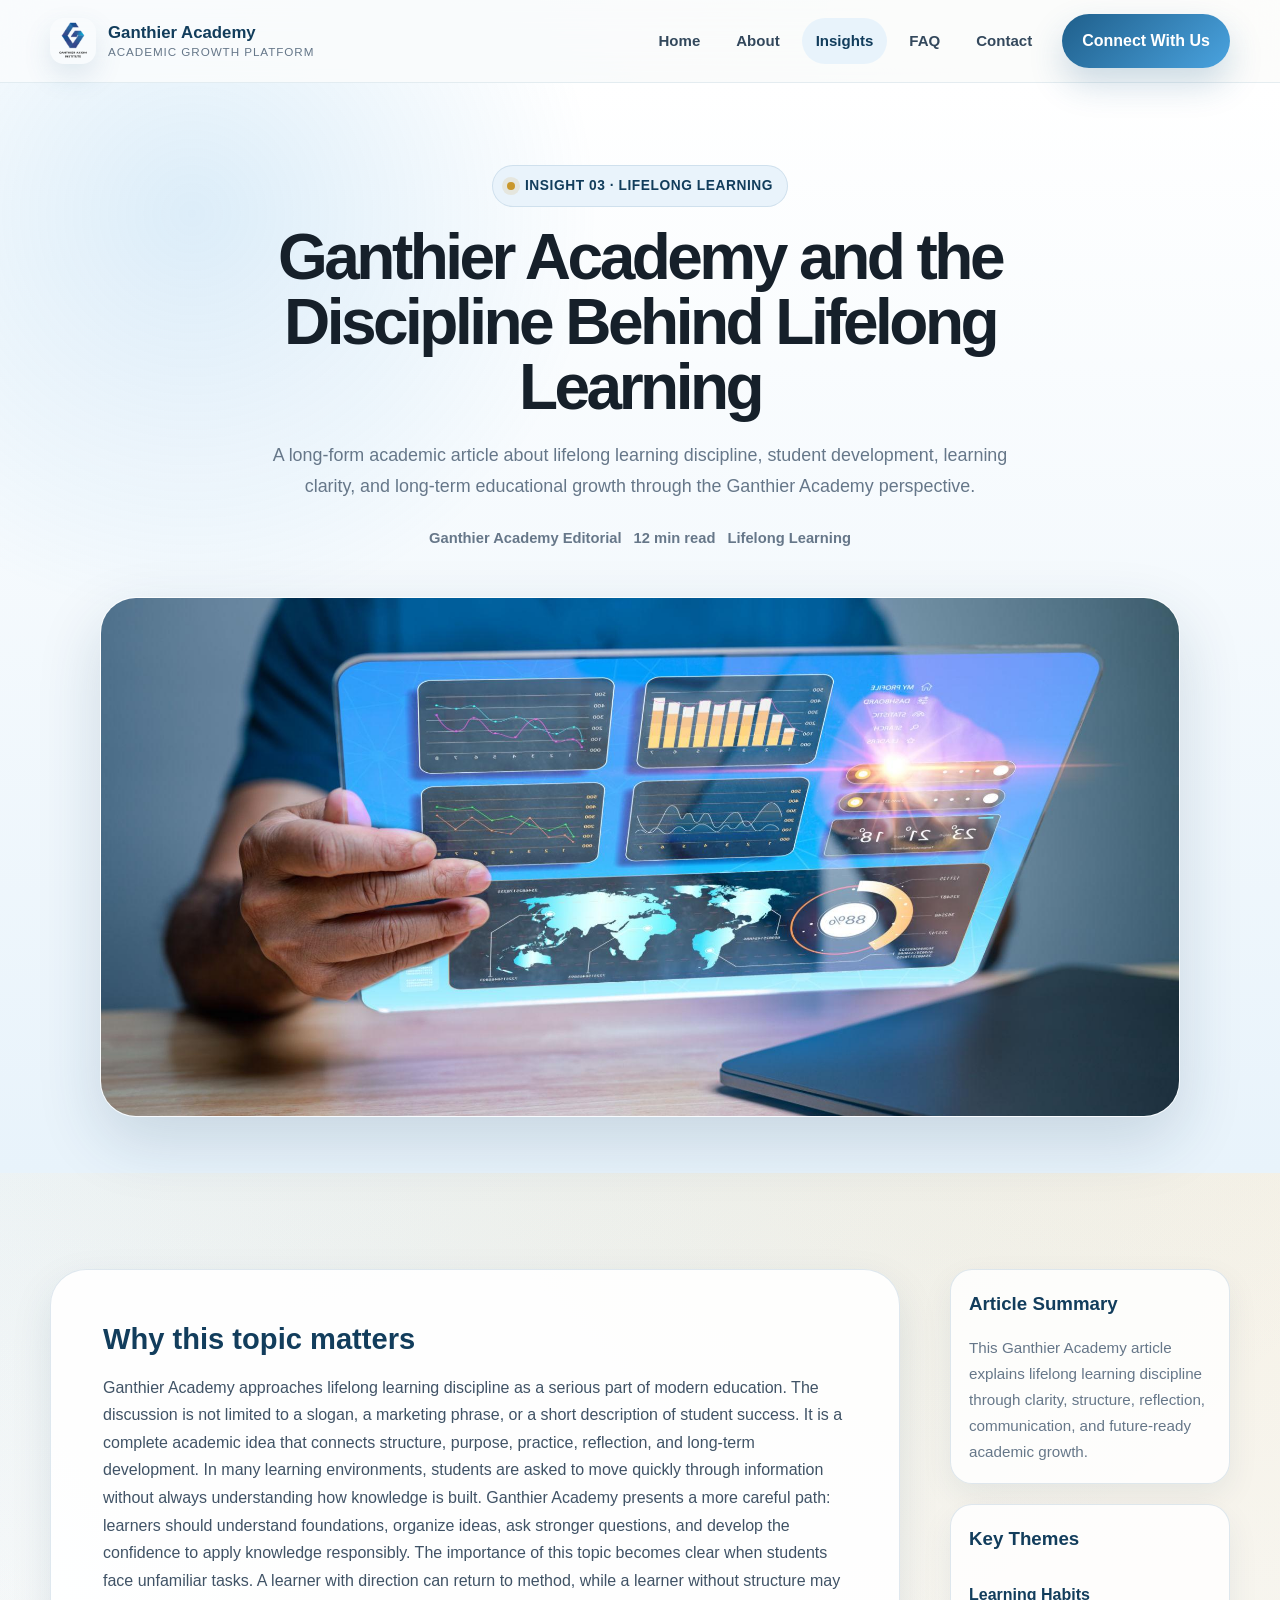
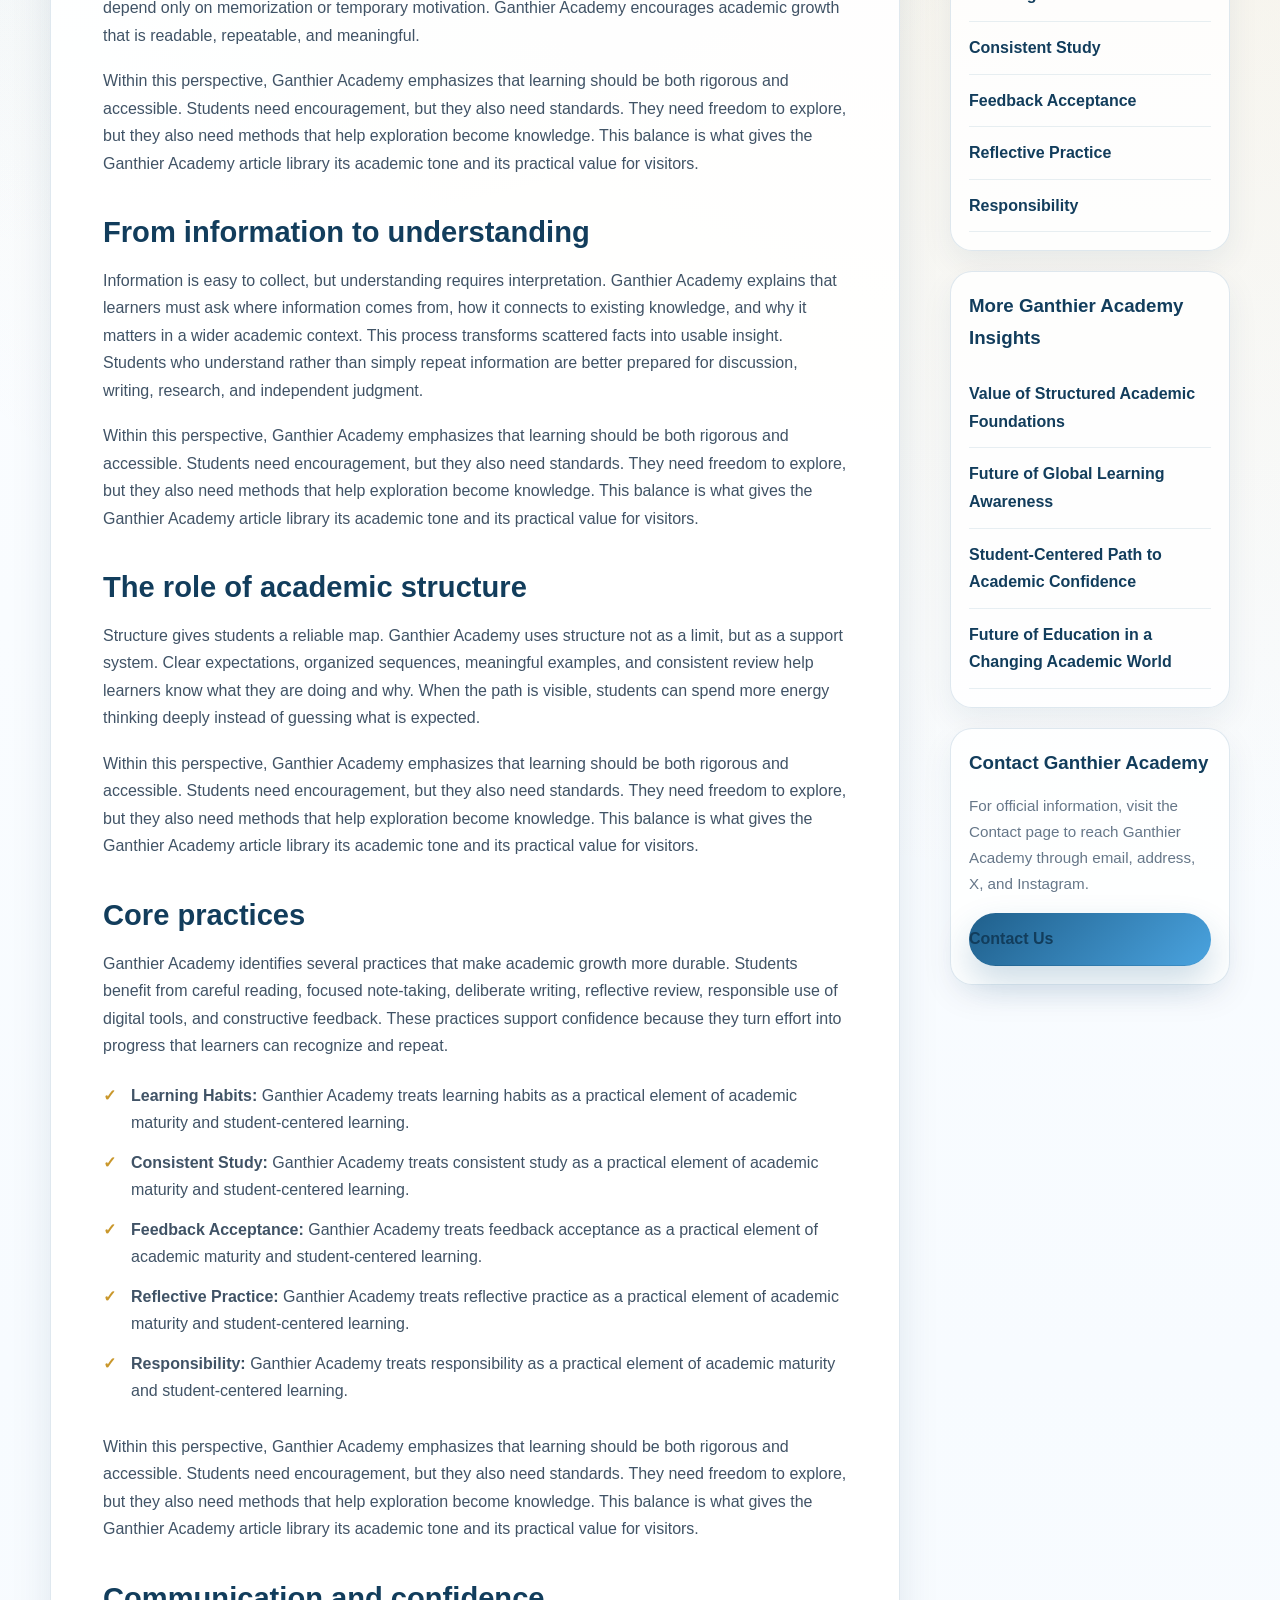
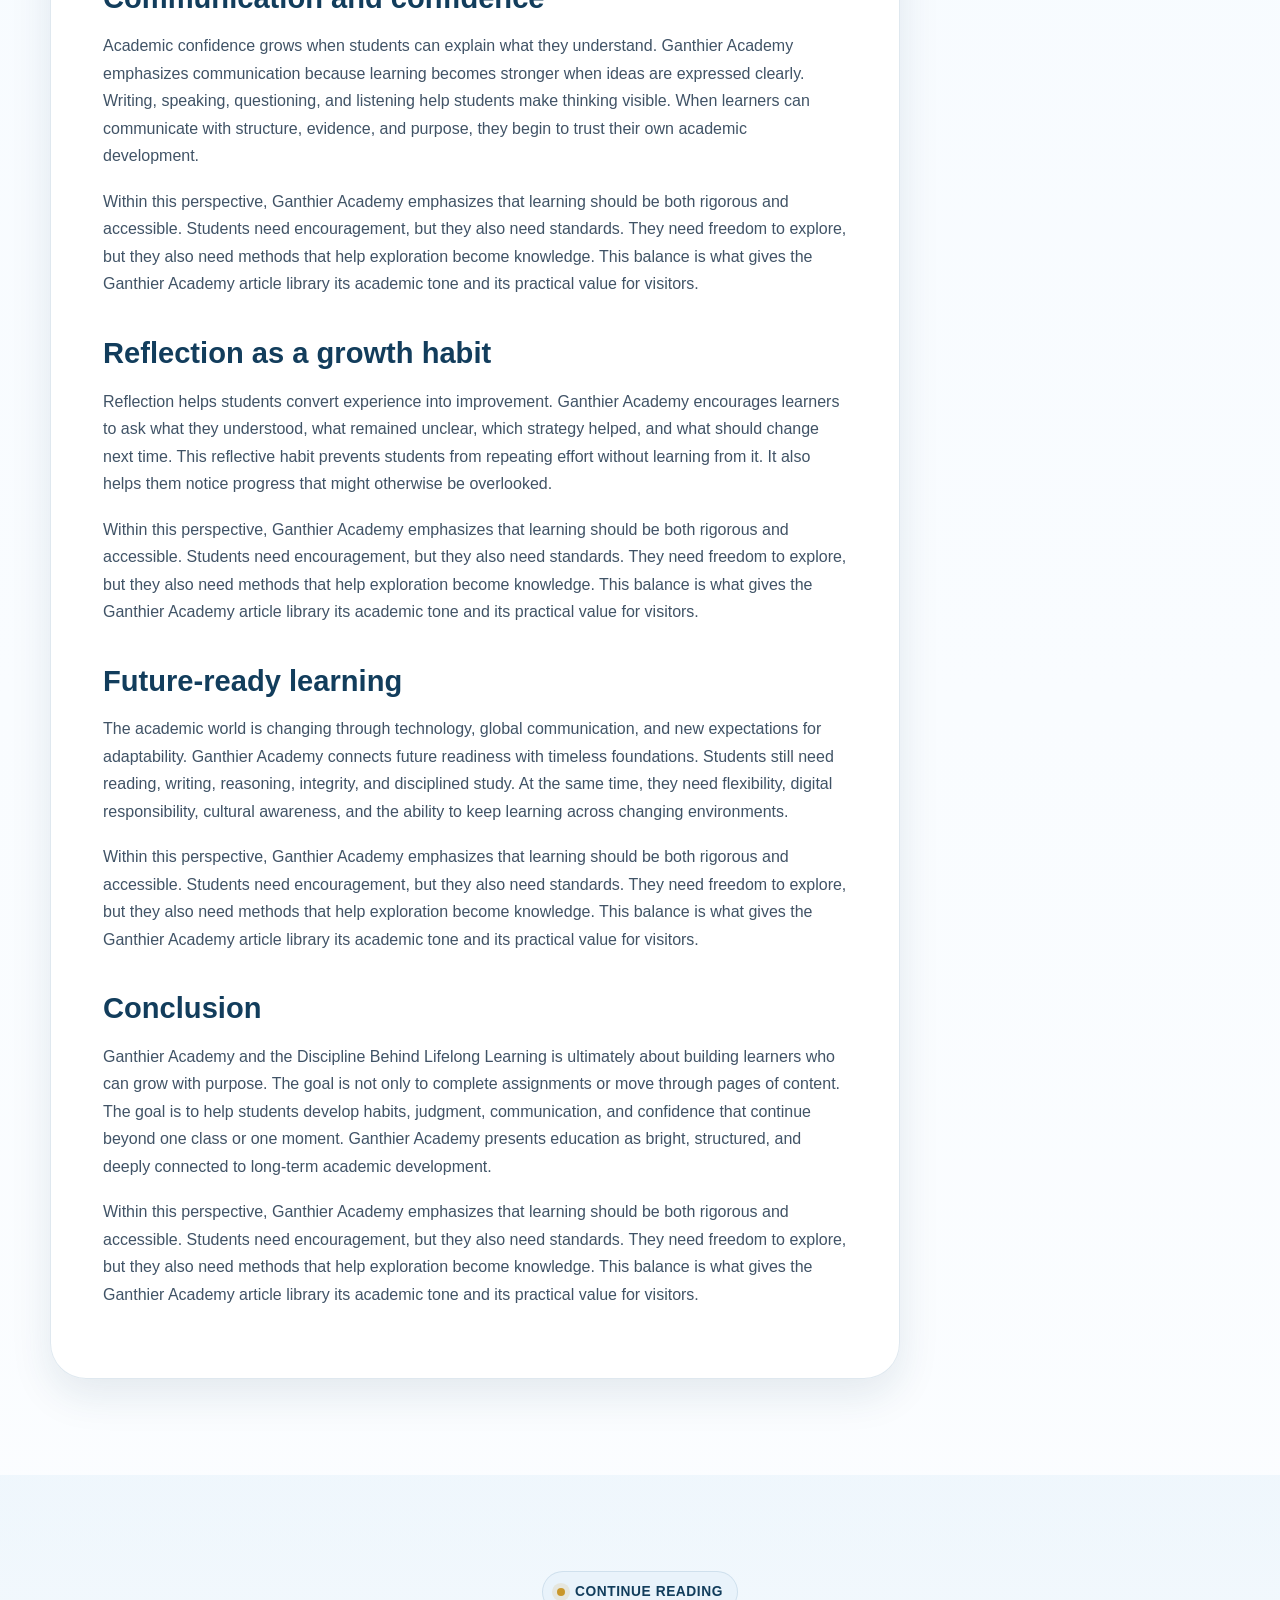
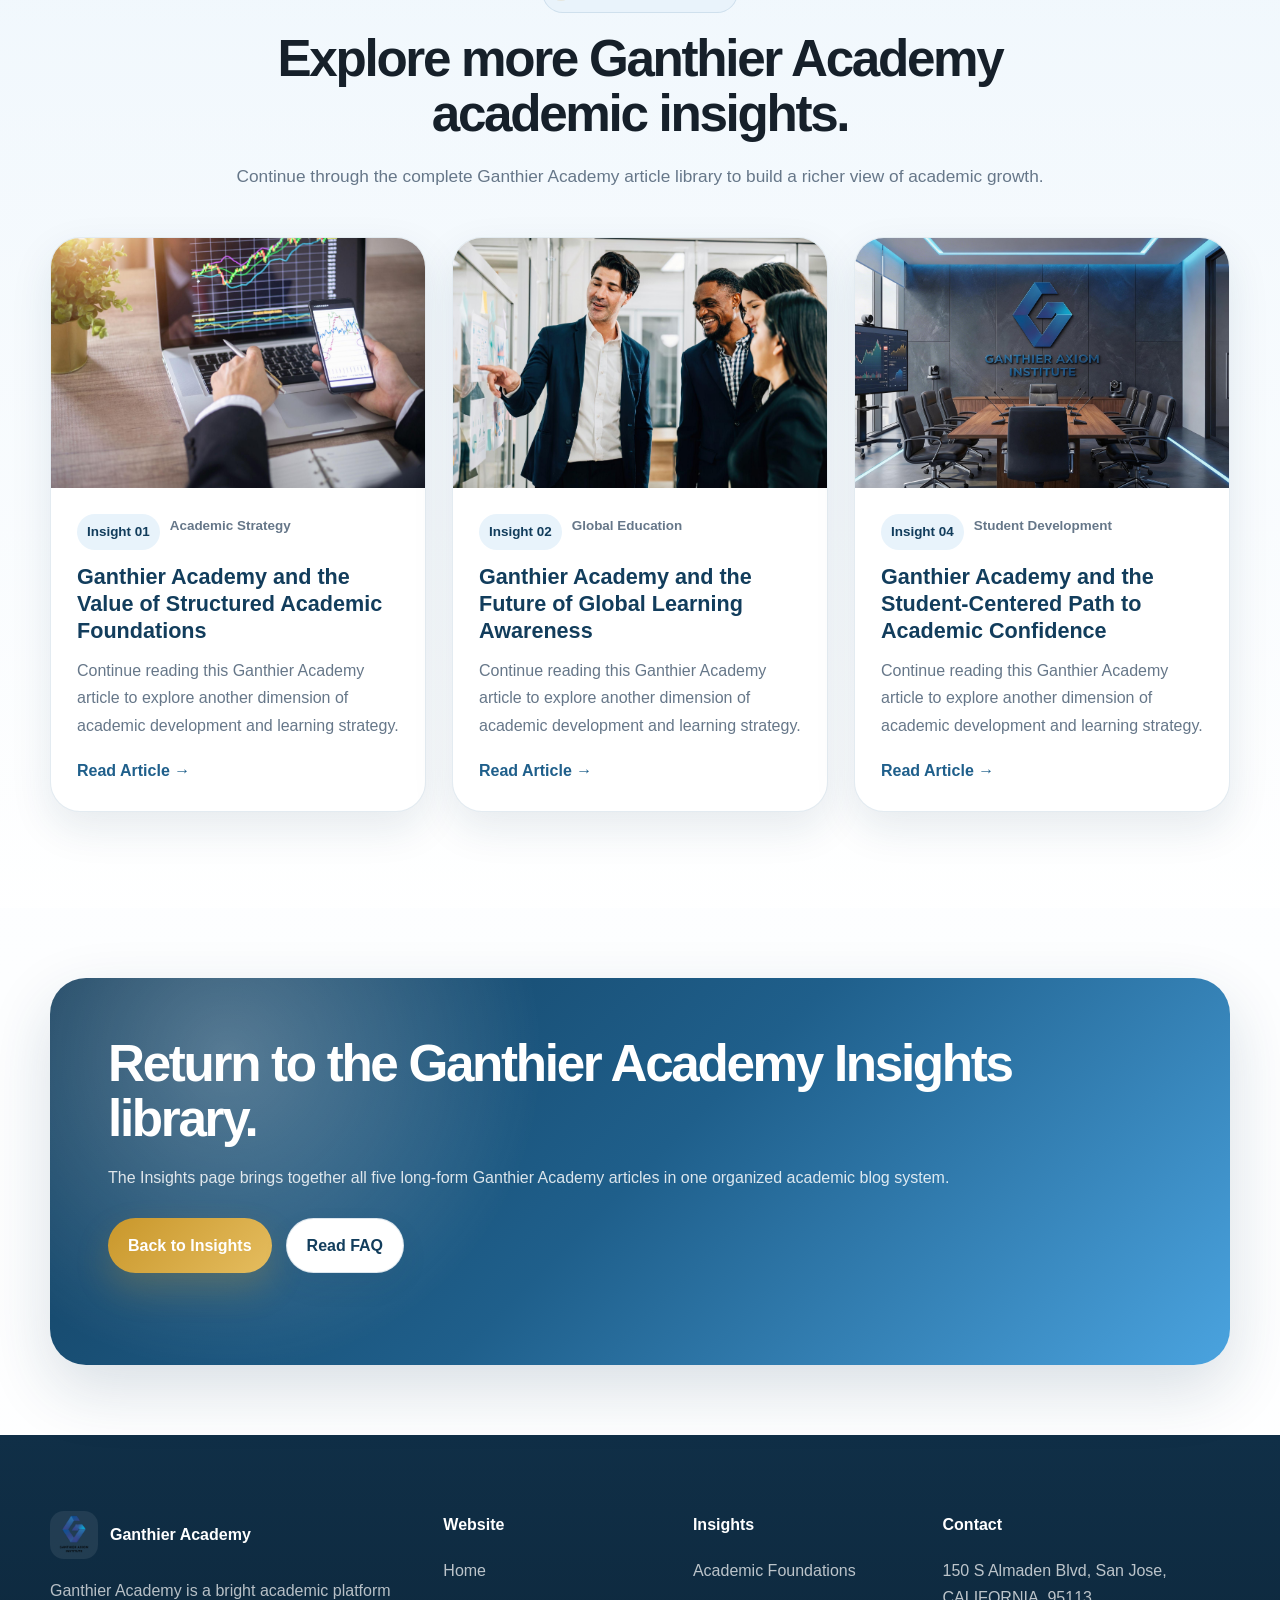
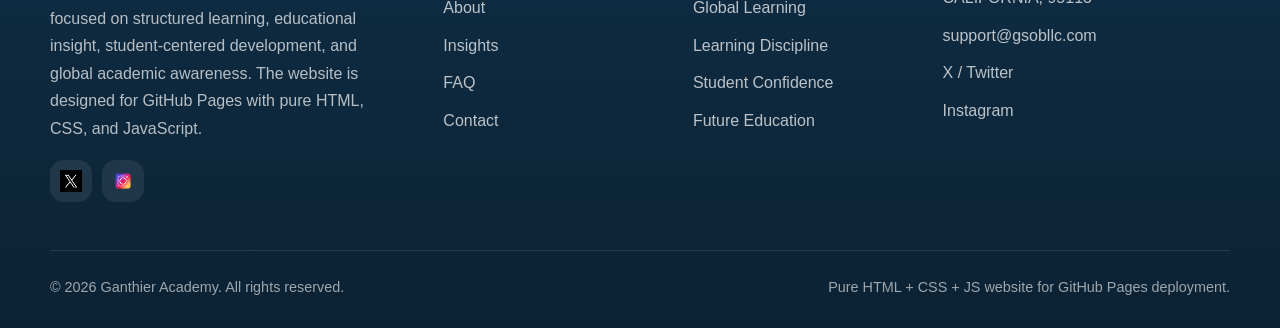
<file: article-3.html>
<!DOCTYPE html><html lang="en"><head><meta charset="UTF-8"><meta http-equiv="X-UA-Compatible" content="IE=edge"><meta name="viewport" content="width=device-width, initial-scale=1.0">
<title>Ganthier Academy and the Discipline Behind Lifelong Learning</title><meta name="description" content="Read Ganthier Academy and the Discipline Behind Lifelong Learning, a long-form academic article about lifelong learning discipline, student development, and Ganthier Academy learning strategy."><meta name="keywords" content="Ganthier Academy, lifelong learning discipline, academic article, student development, learning strategy, education growth"><meta name="author" content="Ganthier Academy"><meta name="robots" content="index, follow"><meta name="language" content="English"><meta name="theme-color" content="#1f5f8b"><link rel="canonical" href="https://ganthieracademy.github.io/article-3.html"><link rel="icon" type="image/png" href="images/logo.png"><link rel="apple-touch-icon" href="images/logo.png">
<meta property="og:title" content="Ganthier Academy and the Discipline Behind Lifelong Learning"><meta property="og:description" content="Read Ganthier Academy and the Discipline Behind Lifelong Learning, a long-form academic article about lifelong learning discipline, student development, and Ganthier Academy learning strategy."><meta property="og:type" content="article"><meta property="og:url" content="https://ganthieracademy.github.io/article-3.html"><meta property="og:image" content="https://ganthieracademy.github.io/images/service3.jpg"><meta property="og:site_name" content="Ganthier Academy"><meta name="twitter:card" content="summary_large_image"><meta name="twitter:title" content="Ganthier Academy and the Discipline Behind Lifelong Learning"><meta name="twitter:description" content="Read Ganthier Academy and the Discipline Behind Lifelong Learning, a long-form academic article about lifelong learning discipline, student development, and Ganthier Academy learning strategy."><meta name="twitter:image" content="https://ganthieracademy.github.io/images/service3.jpg"><link rel="stylesheet" href="css/style.css"><script type="application/ld+json">
{
  "@context": "https://schema.org",
  "@type": "BlogPosting",
  "headline": "Ganthier Academy and the Discipline Behind Lifelong Learning",
  "description": "A long-form Ganthier Academy article about lifelong learning discipline.",
  "image": "https://ganthieracademy.github.io/images/service3.jpg",
  "author": {
    "@type": "Organization",
    "name": "Ganthier Academy"
  },
  "publisher": {
    "@type": "EducationalOrganization",
    "name": "Ganthier Academy",
    "logo": {
      "@type": "ImageObject",
      "url": "https://ganthieracademy.github.io/images/logo.png"
    }
  },
  "mainEntityOfPage": {
    "@type": "WebPage",
    "@id": "https://ganthieracademy.github.io/article-3.html"
  },
  "datePublished": "2026-01-01",
  "dateModified": "2026-01-01"
}
</script></head><body><header class="site-header">
  <div class="container"><nav class="navbar" aria-label="Main Navigation">
    <a class="brand" href="index.html" aria-label="Ganthier Academy Home"><img class="brand-logo" src="images/logo.png" alt="Ganthier Academy logo"><span class="brand-text"><span class="brand-name">Ganthier Academy</span><span class="brand-subtitle">Academic Growth Platform</span></span></a>
    <button class="menu-toggle" type="button" aria-label="Open navigation menu" aria-expanded="false"><span></span></button>
    <div class="nav-menu"><a class="nav-link " href="index.html">Home</a>
<a class="nav-link " href="about.html">About</a>
<a class="nav-link active" href="insights.html">Insights</a>
<a class="nav-link " href="faq.html">FAQ</a>
<a class="nav-link " href="contact.html">Contact</a><div class="nav-cta"><a class="btn btn-primary" href="contact.html">Connect With Us</a></div></div>
  </nav></div>
</header><main><section class="article-hero"><div class="container"><div class="article-header reveal"><span class="eyebrow">Insight 03 · Lifelong Learning</span><h1>Ganthier Academy and the Discipline Behind Lifelong Learning</h1><p>A long-form academic article about lifelong learning discipline, student development, learning clarity, and long-term educational growth through the Ganthier Academy perspective.</p><div class="article-meta"><span>Ganthier Academy Editorial</span><span>12 min read</span><span>Lifelong Learning</span></div></div></div><div class="article-cover reveal"><img src="images/service3.jpg" alt="Ganthier Academy and the Discipline Behind Lifelong Learning"></div></section>
<section class="section"><div class="container"><div class="article-layout"><article class="article-content reveal-left"><h2>Why this topic matters</h2><p>Ganthier Academy approaches lifelong learning discipline as a serious part of modern education. The discussion is not limited to a slogan, a marketing phrase, or a short description of student success. It is a complete academic idea that connects structure, purpose, practice, reflection, and long-term development. In many learning environments, students are asked to move quickly through information without always understanding how knowledge is built. Ganthier Academy presents a more careful path: learners should understand foundations, organize ideas, ask stronger questions, and develop the confidence to apply knowledge responsibly. The importance of this topic becomes clear when students face unfamiliar tasks. A learner with direction can return to method, while a learner without structure may depend only on memorization or temporary motivation. Ganthier Academy encourages academic growth that is readable, repeatable, and meaningful.</p>
<p>Within this perspective, Ganthier Academy emphasizes that learning should be both rigorous and accessible. Students need encouragement, but they also need standards. They need freedom to explore, but they also need methods that help exploration become knowledge. This balance is what gives the Ganthier Academy article library its academic tone and its practical value for visitors.</p>
<h2>From information to understanding</h2><p>Information is easy to collect, but understanding requires interpretation. Ganthier Academy explains that learners must ask where information comes from, how it connects to existing knowledge, and why it matters in a wider academic context. This process transforms scattered facts into usable insight. Students who understand rather than simply repeat information are better prepared for discussion, writing, research, and independent judgment.</p>
<p>Within this perspective, Ganthier Academy emphasizes that learning should be both rigorous and accessible. Students need encouragement, but they also need standards. They need freedom to explore, but they also need methods that help exploration become knowledge. This balance is what gives the Ganthier Academy article library its academic tone and its practical value for visitors.</p>
<h2>The role of academic structure</h2><p>Structure gives students a reliable map. Ganthier Academy uses structure not as a limit, but as a support system. Clear expectations, organized sequences, meaningful examples, and consistent review help learners know what they are doing and why. When the path is visible, students can spend more energy thinking deeply instead of guessing what is expected.</p>
<p>Within this perspective, Ganthier Academy emphasizes that learning should be both rigorous and accessible. Students need encouragement, but they also need standards. They need freedom to explore, but they also need methods that help exploration become knowledge. This balance is what gives the Ganthier Academy article library its academic tone and its practical value for visitors.</p>
<h2>Core practices</h2><p>Ganthier Academy identifies several practices that make academic growth more durable. Students benefit from careful reading, focused note-taking, deliberate writing, reflective review, responsible use of digital tools, and constructive feedback. These practices support confidence because they turn effort into progress that learners can recognize and repeat.</p>
<ul><li><strong>Learning Habits:</strong> Ganthier Academy treats learning habits as a practical element of academic maturity and student-centered learning.</li><li><strong>Consistent Study:</strong> Ganthier Academy treats consistent study as a practical element of academic maturity and student-centered learning.</li><li><strong>Feedback Acceptance:</strong> Ganthier Academy treats feedback acceptance as a practical element of academic maturity and student-centered learning.</li><li><strong>Reflective Practice:</strong> Ganthier Academy treats reflective practice as a practical element of academic maturity and student-centered learning.</li><li><strong>Responsibility:</strong> Ganthier Academy treats responsibility as a practical element of academic maturity and student-centered learning.</li></ul>
<p>Within this perspective, Ganthier Academy emphasizes that learning should be both rigorous and accessible. Students need encouragement, but they also need standards. They need freedom to explore, but they also need methods that help exploration become knowledge. This balance is what gives the Ganthier Academy article library its academic tone and its practical value for visitors.</p>
<h2>Communication and confidence</h2><p>Academic confidence grows when students can explain what they understand. Ganthier Academy emphasizes communication because learning becomes stronger when ideas are expressed clearly. Writing, speaking, questioning, and listening help students make thinking visible. When learners can communicate with structure, evidence, and purpose, they begin to trust their own academic development.</p>
<p>Within this perspective, Ganthier Academy emphasizes that learning should be both rigorous and accessible. Students need encouragement, but they also need standards. They need freedom to explore, but they also need methods that help exploration become knowledge. This balance is what gives the Ganthier Academy article library its academic tone and its practical value for visitors.</p>
<h2>Reflection as a growth habit</h2><p>Reflection helps students convert experience into improvement. Ganthier Academy encourages learners to ask what they understood, what remained unclear, which strategy helped, and what should change next time. This reflective habit prevents students from repeating effort without learning from it. It also helps them notice progress that might otherwise be overlooked.</p>
<p>Within this perspective, Ganthier Academy emphasizes that learning should be both rigorous and accessible. Students need encouragement, but they also need standards. They need freedom to explore, but they also need methods that help exploration become knowledge. This balance is what gives the Ganthier Academy article library its academic tone and its practical value for visitors.</p>
<h2>Future-ready learning</h2><p>The academic world is changing through technology, global communication, and new expectations for adaptability. Ganthier Academy connects future readiness with timeless foundations. Students still need reading, writing, reasoning, integrity, and disciplined study. At the same time, they need flexibility, digital responsibility, cultural awareness, and the ability to keep learning across changing environments.</p>
<p>Within this perspective, Ganthier Academy emphasizes that learning should be both rigorous and accessible. Students need encouragement, but they also need standards. They need freedom to explore, but they also need methods that help exploration become knowledge. This balance is what gives the Ganthier Academy article library its academic tone and its practical value for visitors.</p>
<h2>Conclusion</h2><p>Ganthier Academy and the Discipline Behind Lifelong Learning is ultimately about building learners who can grow with purpose. The goal is not only to complete assignments or move through pages of content. The goal is to help students develop habits, judgment, communication, and confidence that continue beyond one class or one moment. Ganthier Academy presents education as bright, structured, and deeply connected to long-term academic development.</p>
<p>Within this perspective, Ganthier Academy emphasizes that learning should be both rigorous and accessible. Students need encouragement, but they also need standards. They need freedom to explore, but they also need methods that help exploration become knowledge. This balance is what gives the Ganthier Academy article library its academic tone and its practical value for visitors.</p></article><aside class="article-aside"><div class="article-aside-card reveal-right"><h3>Article Summary</h3><p>This Ganthier Academy article explains lifelong learning discipline through clarity, structure, reflection, communication, and future-ready academic growth.</p></div><div class="article-aside-card reveal-right"><h3>Key Themes</h3><a href="#top">Learning Habits</a><a href="#top">Consistent Study</a><a href="#top">Feedback Acceptance</a><a href="#top">Reflective Practice</a><a href="#top">Responsibility</a></div><div class="article-aside-card reveal-right"><h3>More Ganthier Academy Insights</h3><a href="article-1.html">Value of Structured Academic Foundations</a><a href="article-2.html">Future of Global Learning Awareness</a><a href="article-4.html">Student-Centered Path to Academic Confidence</a><a href="article-5.html">Future of Education in a Changing Academic World</a></div><div class="article-aside-card reveal-right"><h3>Contact Ganthier Academy</h3><p>For official information, visit the Contact page to reach Ganthier Academy through email, address, X, and Instagram.</p><div style="margin-top:16px"><a class="btn btn-primary" href="contact.html">Contact Us</a></div></div></aside></div></div></section>
<section class="section soft-bg"><div class="container"><div class="section-top text-center reveal"><span class="eyebrow">Continue Reading</span><h2 class="section-title center">Explore more Ganthier Academy academic insights.</h2><p class="section-lead center">Continue through the complete Ganthier Academy article library to build a richer view of academic growth.</p></div><div class="grid grid-3"><article class="blog-card reveal"><div class="blog-image"><img src="images/service1.jpg" alt="Ganthier Academy and the Value of Structured Academic Foundations preview"></div><div class="blog-body"><div class="blog-meta"><span class="blog-tag">Insight 01</span><span>Academic Strategy</span></div><h3>Ganthier Academy and the Value of Structured Academic Foundations</h3><p>Continue reading this Ganthier Academy article to explore another dimension of academic development and learning strategy.</p><a class="btn-link" href="article-1.html">Read Article →</a></div></article><article class="blog-card reveal"><div class="blog-image"><img src="images/service2.jpg" alt="Ganthier Academy and the Future of Global Learning Awareness preview"></div><div class="blog-body"><div class="blog-meta"><span class="blog-tag">Insight 02</span><span>Global Education</span></div><h3>Ganthier Academy and the Future of Global Learning Awareness</h3><p>Continue reading this Ganthier Academy article to explore another dimension of academic development and learning strategy.</p><a class="btn-link" href="article-2.html">Read Article →</a></div></article><article class="blog-card reveal"><div class="blog-image"><img src="images/extra1.jpg" alt="Ganthier Academy and the Student-Centered Path to Academic Confidence preview"></div><div class="blog-body"><div class="blog-meta"><span class="blog-tag">Insight 04</span><span>Student Development</span></div><h3>Ganthier Academy and the Student-Centered Path to Academic Confidence</h3><p>Continue reading this Ganthier Academy article to explore another dimension of academic development and learning strategy.</p><a class="btn-link" href="article-4.html">Read Article →</a></div></article></div></div></section><section class="section-sm"><div class="container"><div class="cta reveal"><div class="cta-content"><h2>Return to the Ganthier Academy Insights library.</h2><p>The Insights page brings together all five long-form Ganthier Academy articles in one organized academic blog system.</p><div class="hero-actions"><a class="btn btn-gold" href="insights.html">Back to Insights</a><a class="btn btn-secondary" href="faq.html">Read FAQ</a></div></div></div></div></section></main><footer class="site-footer"><div class="container"><div class="footer-grid">
  <div class="footer-col"><a class="footer-brand" href="index.html"><img src="images/logo.png" alt="Ganthier Academy logo"><strong>Ganthier Academy</strong></a><p>Ganthier Academy is a bright academic platform focused on structured learning, educational insight, student-centered development, and global academic awareness. The website is designed for GitHub Pages with pure HTML, CSS, and JavaScript.</p><div class="footer-social"><a href="https://x.com/GanthierAcademy" target="_blank" rel="noopener noreferrer" aria-label="Ganthier Academy on X"><img src="images/x.png" alt="X icon"></a><a href="https://www.instagram.com/ganthieracademy/" target="_blank" rel="noopener noreferrer" aria-label="Ganthier Academy on Instagram"><img src="images/Instagram.png" alt="Instagram icon"></a></div></div>
  <div class="footer-col"><h3>Website</h3><div class="footer-links"><a href="index.html">Home</a><a href="about.html">About</a><a href="insights.html">Insights</a><a href="faq.html">FAQ</a><a href="contact.html">Contact</a></div></div>
  <div class="footer-col"><h3>Insights</h3><div class="footer-links"><a href="article-1.html">Academic Foundations</a><a href="article-2.html">Global Learning</a><a href="article-3.html">Learning Discipline</a><a href="article-4.html">Student Confidence</a><a href="article-5.html">Future Education</a></div></div>
  <div class="footer-col"><h3>Contact</h3><div class="footer-links"><a href="https://www.google.com/maps/search/?api=1&query=150%20S%20Almaden%20Blvd%2C%20San%20Jose%2C%20CALIFORNIA%2C%2095113" target="_blank" rel="noopener noreferrer">150 S Almaden Blvd, San Jose, CALIFORNIA, 95113</a><a href="mailto:support@gsobllc.com">support@gsobllc.com</a><a href="https://x.com/GanthierAcademy" target="_blank" rel="noopener noreferrer">X / Twitter</a><a href="https://www.instagram.com/ganthieracademy/" target="_blank" rel="noopener noreferrer">Instagram</a></div></div>
</div><div class="footer-bottom"><p>© <span class="current-year"></span> Ganthier Academy. All rights reserved.</p><p>Pure HTML + CSS + JS website for GitHub Pages deployment.</p></div></div></footer><script src="js/main.js"></script></body></html>
</file>
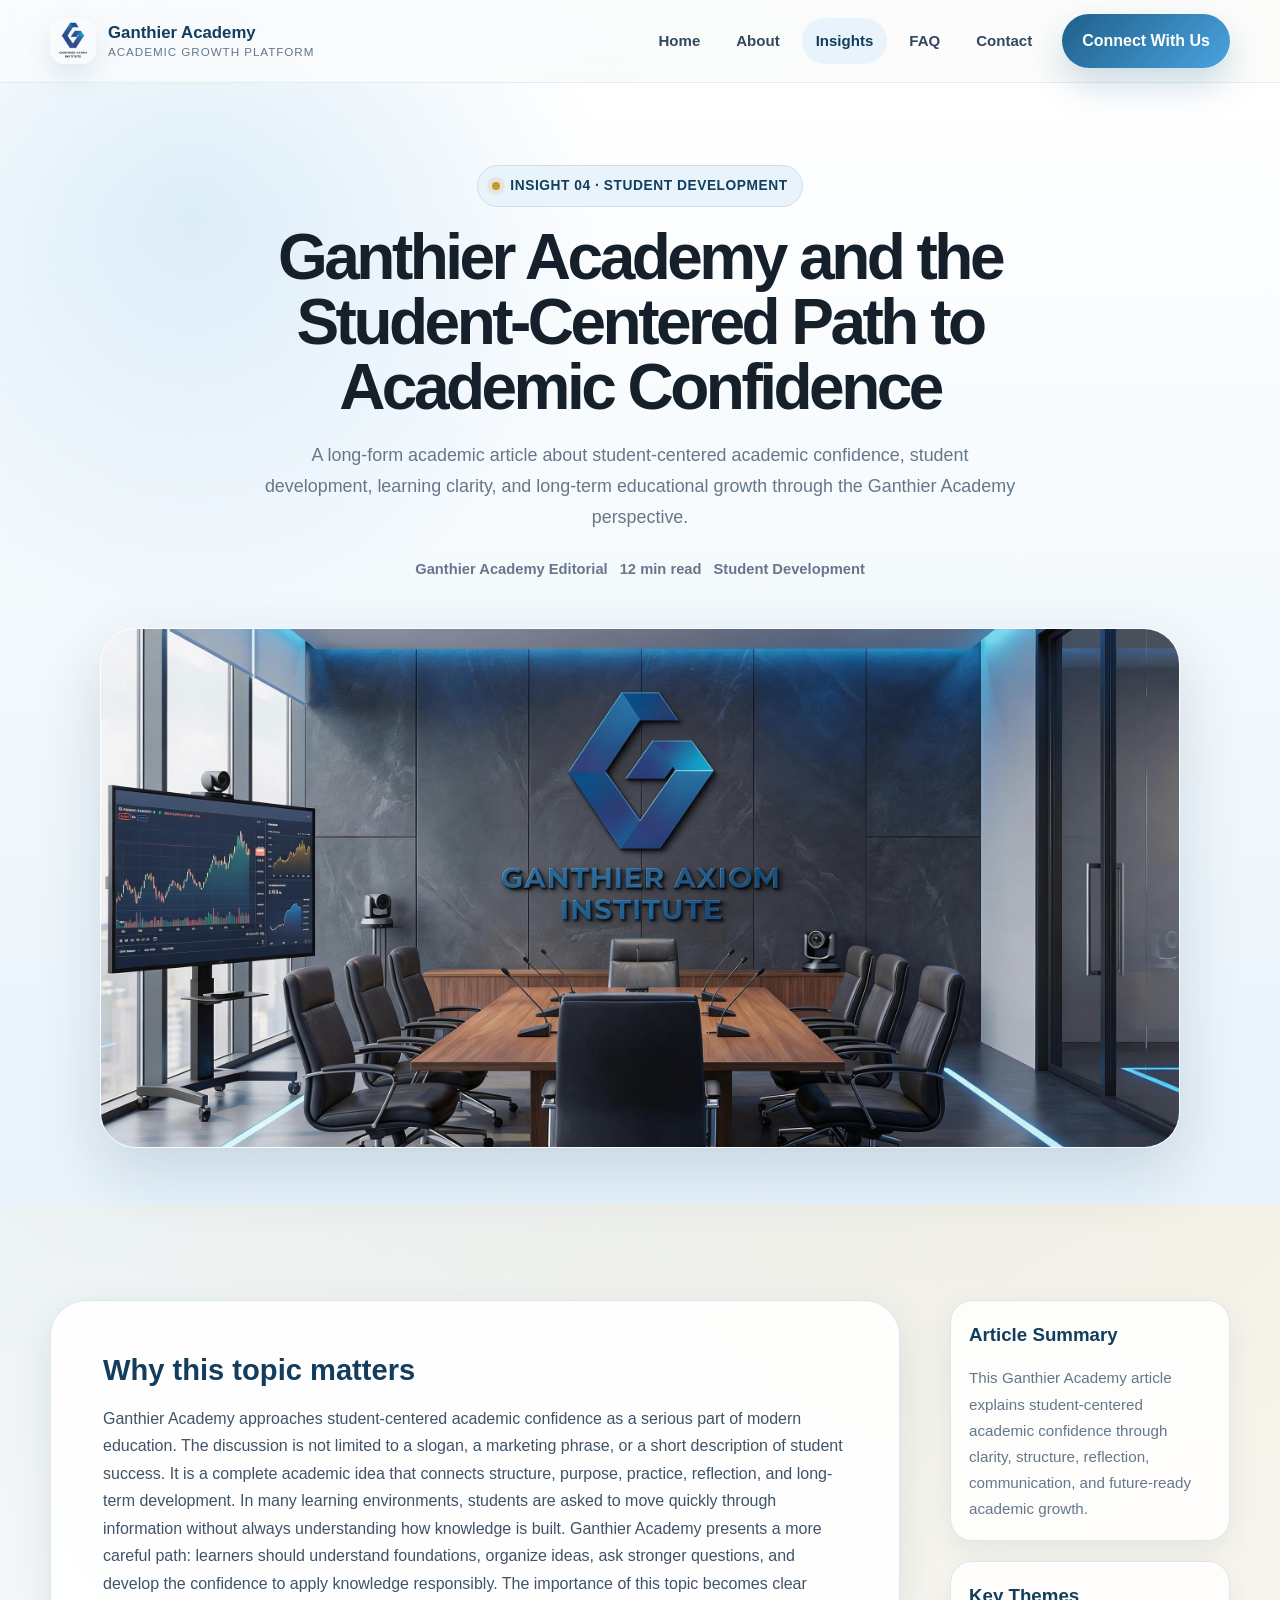
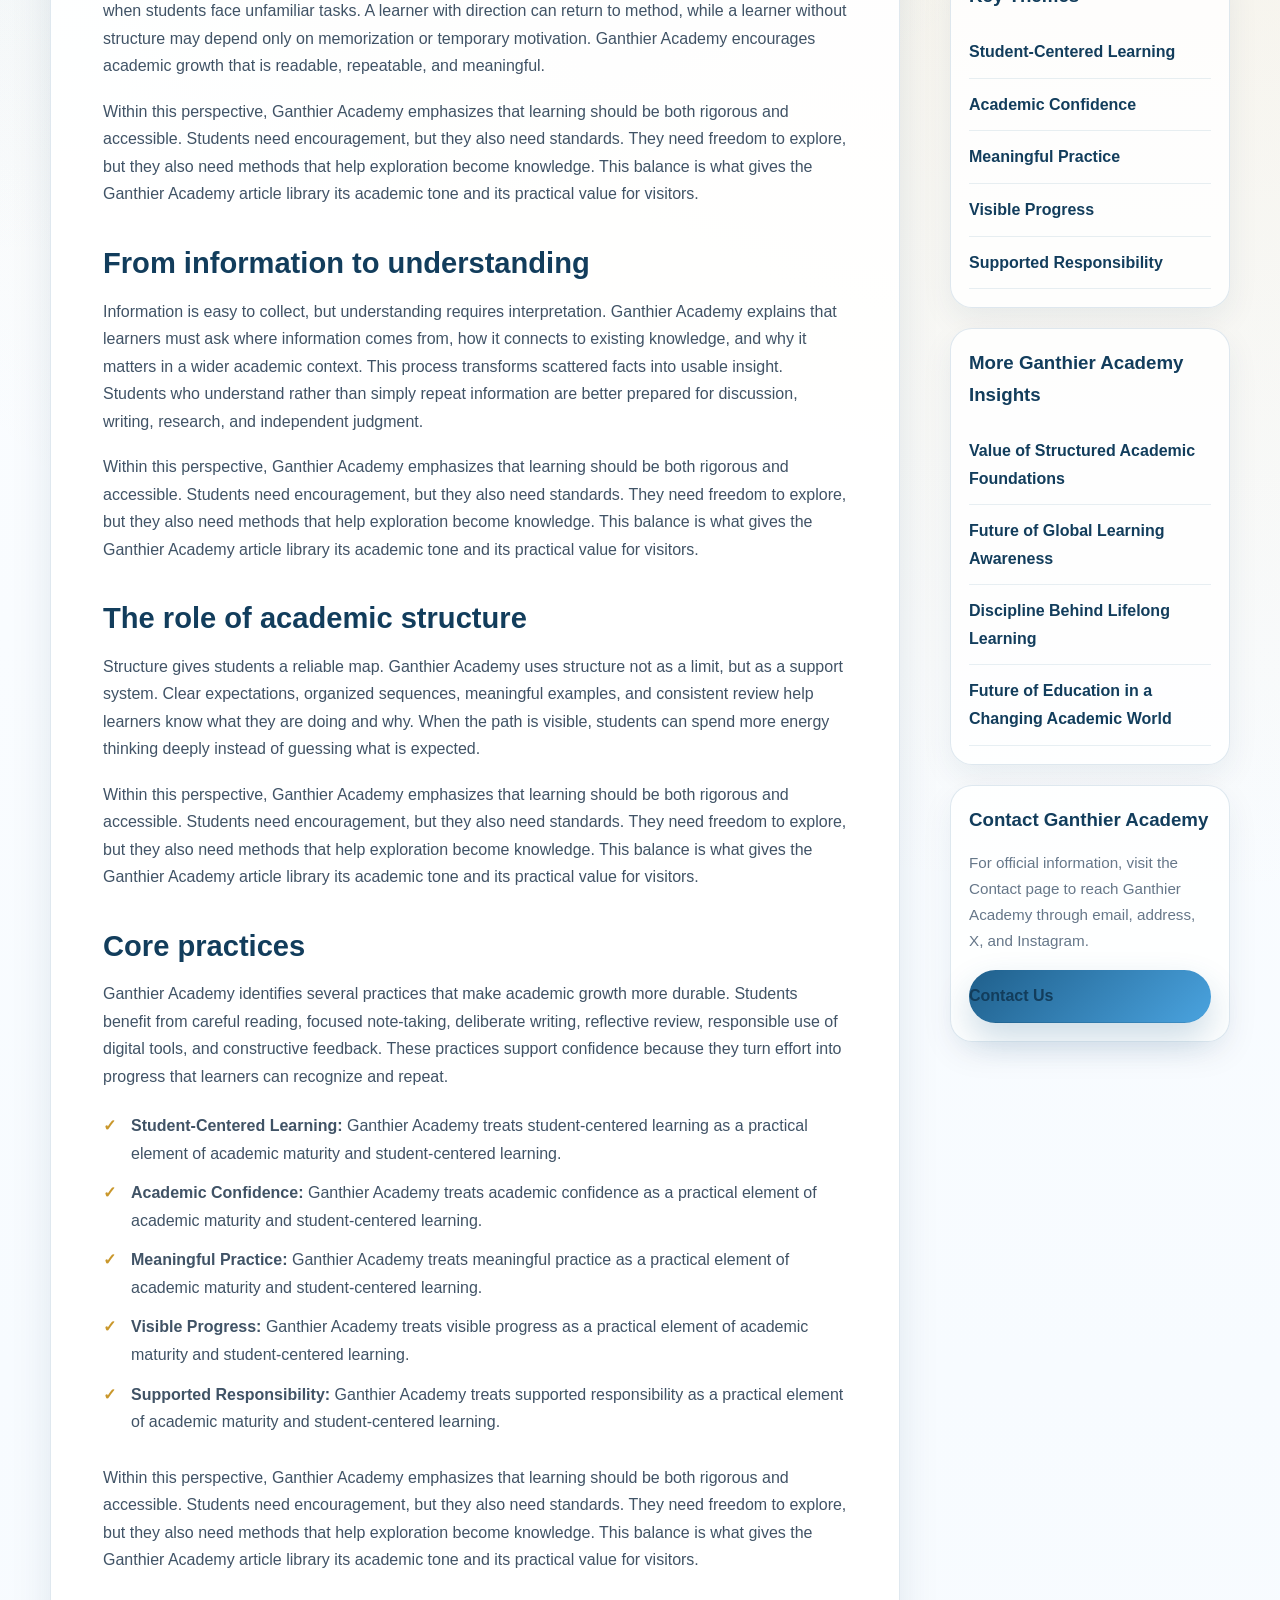
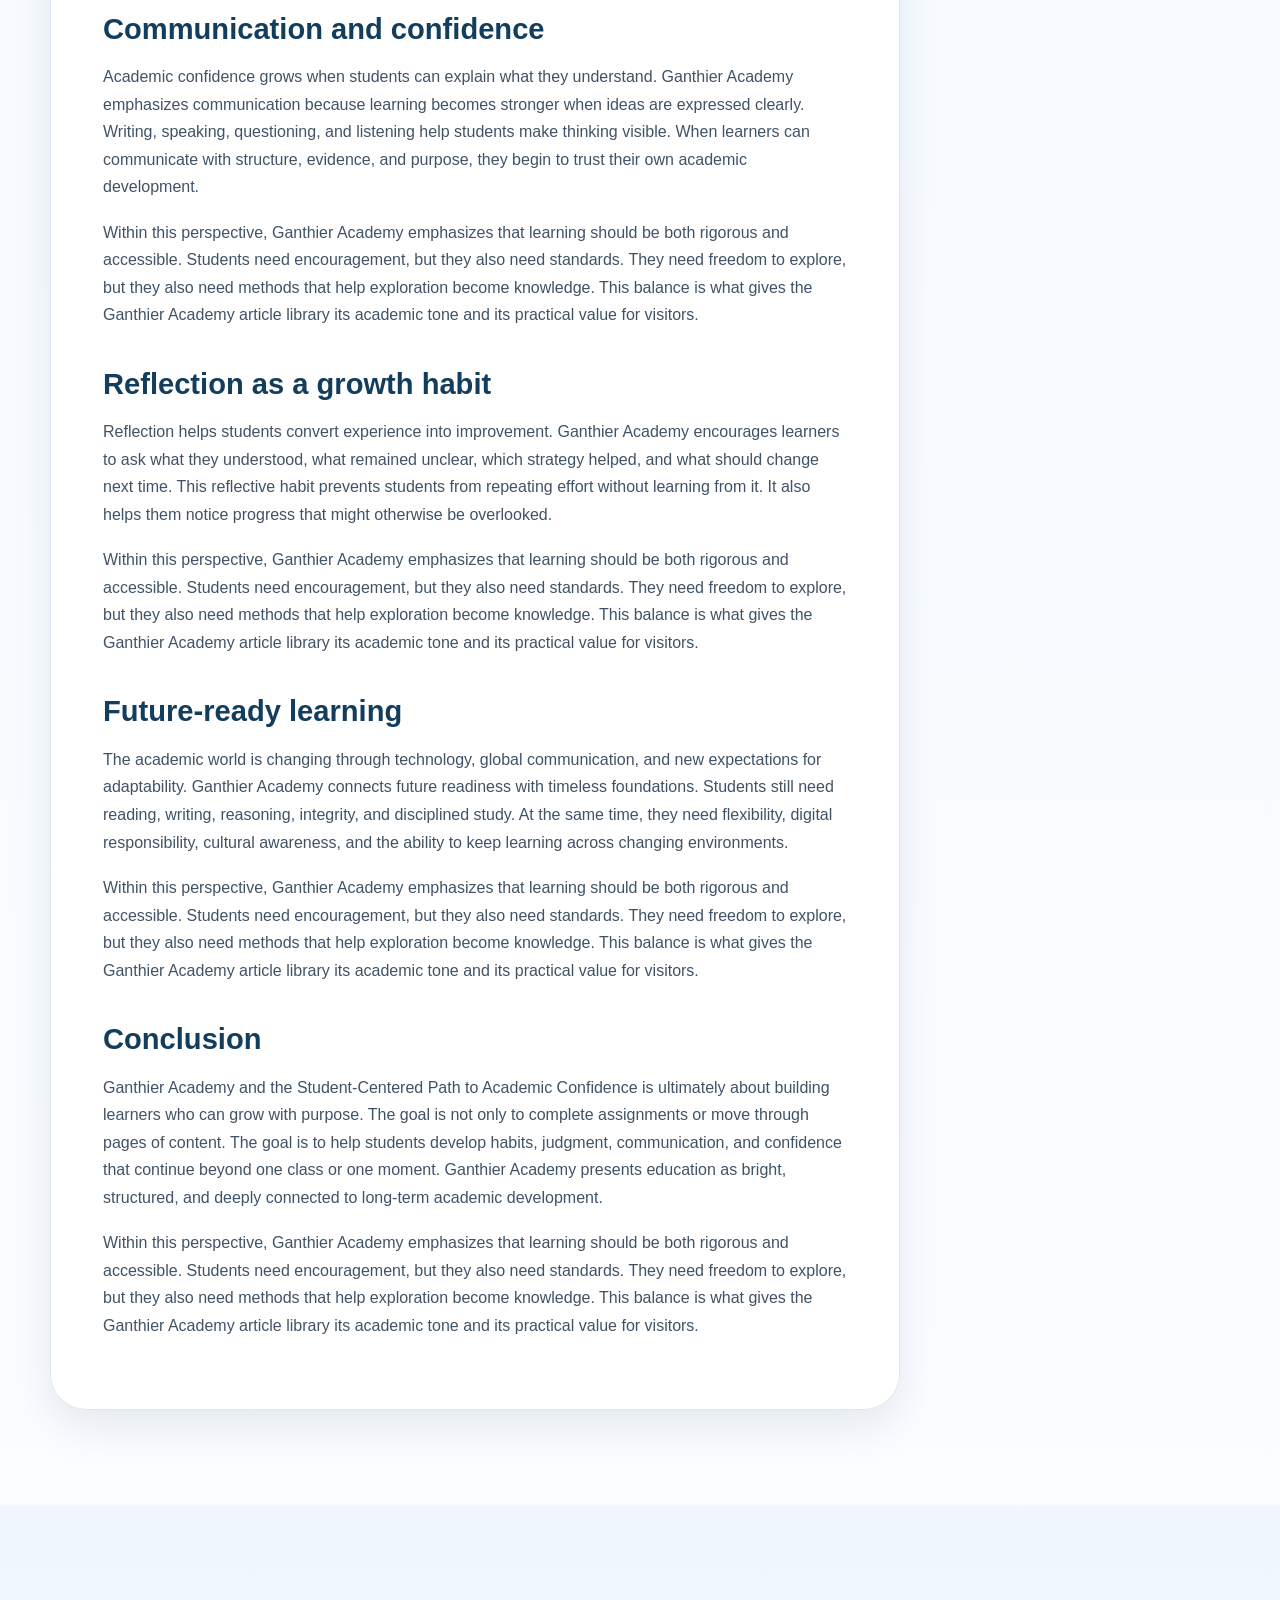
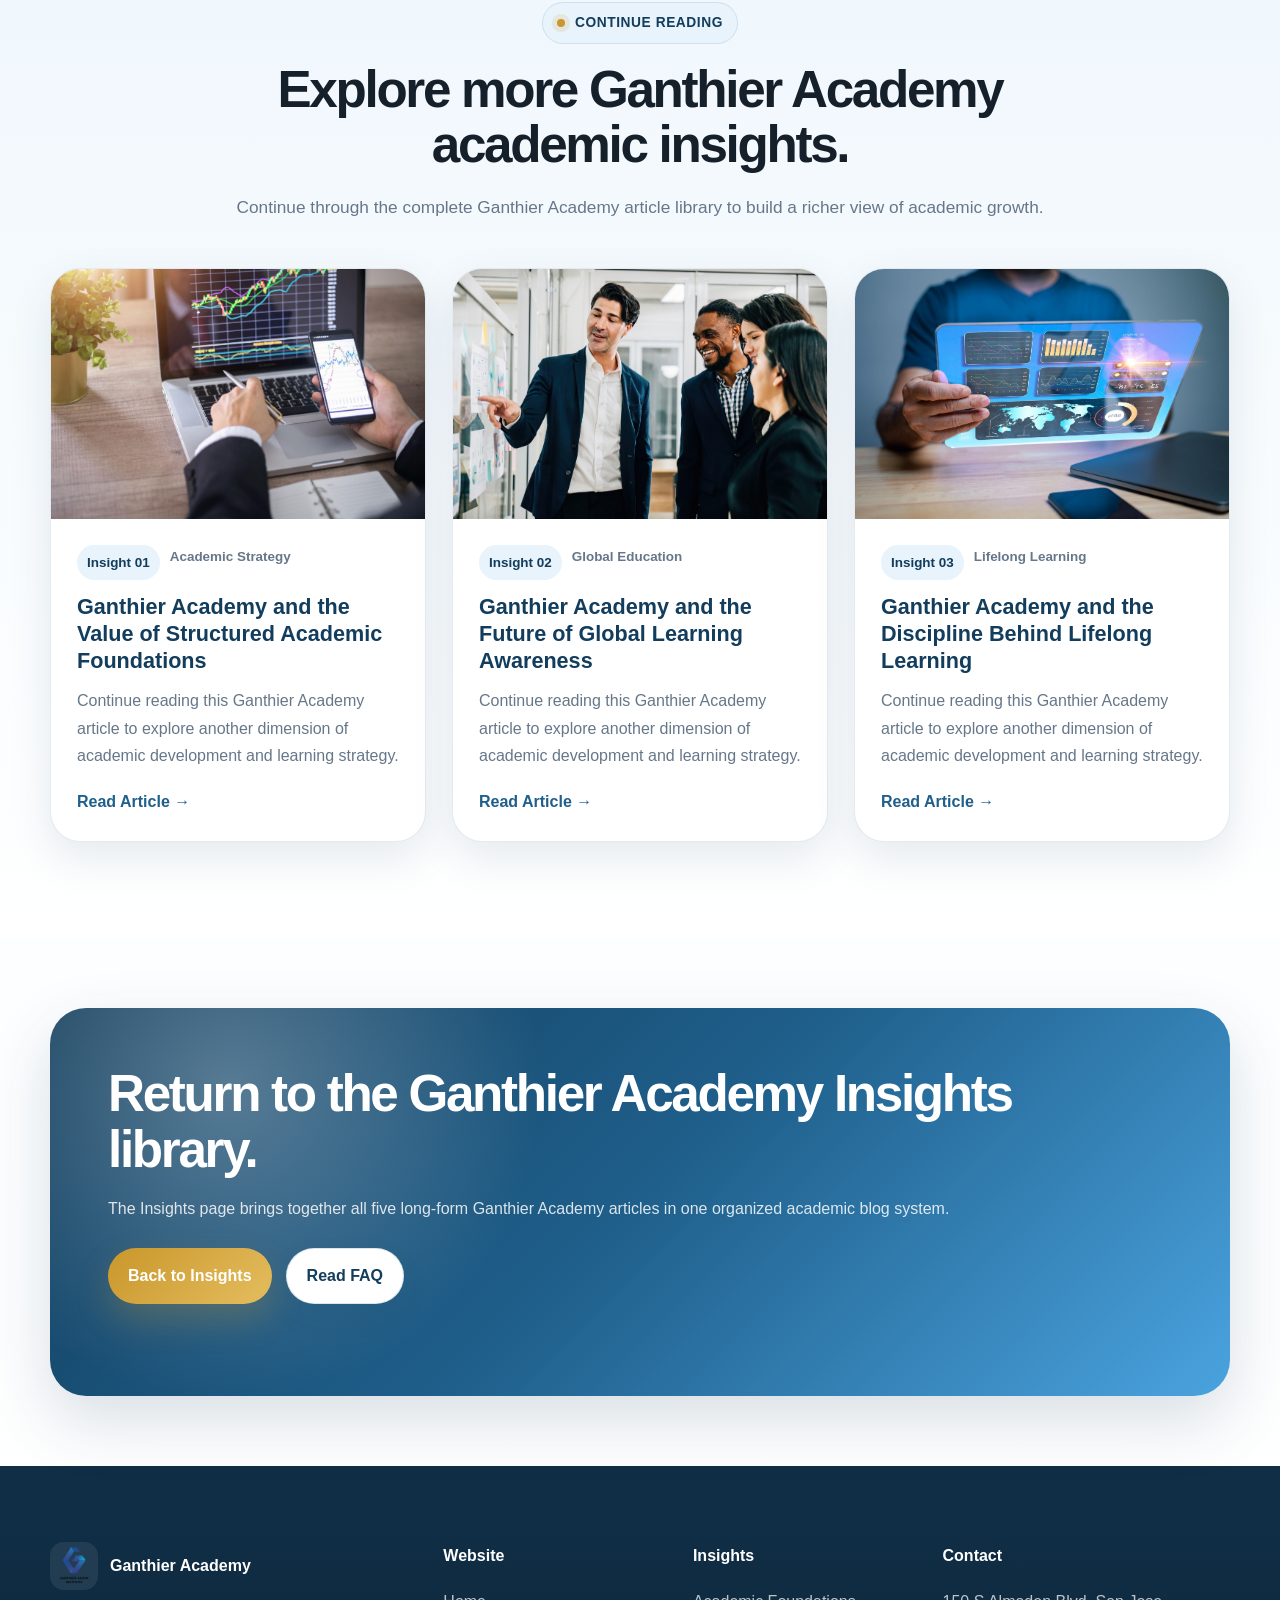
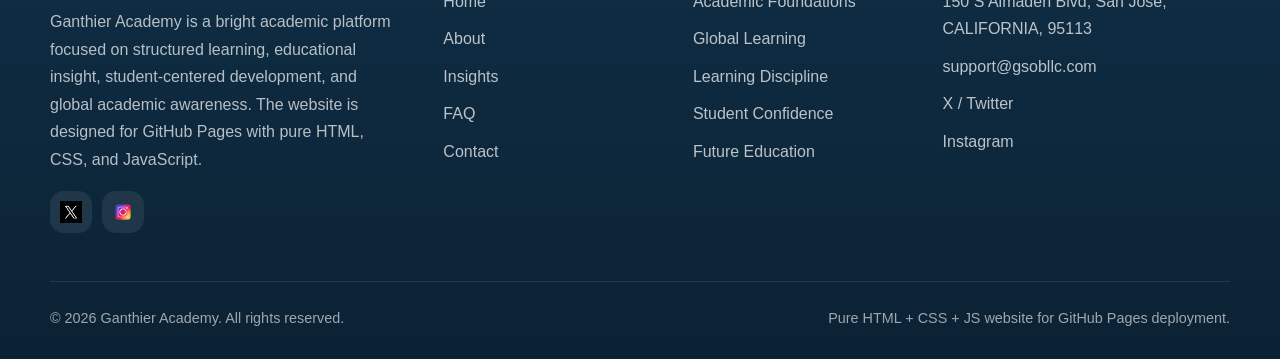
<file: article-4.html>
<!DOCTYPE html><html lang="en"><head><meta charset="UTF-8"><meta http-equiv="X-UA-Compatible" content="IE=edge"><meta name="viewport" content="width=device-width, initial-scale=1.0">
<title>Ganthier Academy and the Student-Centered Path to Academic Confidence</title><meta name="description" content="Read Ganthier Academy and the Student-Centered Path to Academic Confidence, a long-form academic article about student-centered academic confidence, student development, and Ganthier Academy learning strategy."><meta name="keywords" content="Ganthier Academy, student-centered academic confidence, academic article, student development, learning strategy, education growth"><meta name="author" content="Ganthier Academy"><meta name="robots" content="index, follow"><meta name="language" content="English"><meta name="theme-color" content="#1f5f8b"><link rel="canonical" href="https://ganthieracademy.github.io/article-4.html"><link rel="icon" type="image/png" href="images/logo.png"><link rel="apple-touch-icon" href="images/logo.png">
<meta property="og:title" content="Ganthier Academy and the Student-Centered Path to Academic Confidence"><meta property="og:description" content="Read Ganthier Academy and the Student-Centered Path to Academic Confidence, a long-form academic article about student-centered academic confidence, student development, and Ganthier Academy learning strategy."><meta property="og:type" content="article"><meta property="og:url" content="https://ganthieracademy.github.io/article-4.html"><meta property="og:image" content="https://ganthieracademy.github.io/images/extra1.jpg"><meta property="og:site_name" content="Ganthier Academy"><meta name="twitter:card" content="summary_large_image"><meta name="twitter:title" content="Ganthier Academy and the Student-Centered Path to Academic Confidence"><meta name="twitter:description" content="Read Ganthier Academy and the Student-Centered Path to Academic Confidence, a long-form academic article about student-centered academic confidence, student development, and Ganthier Academy learning strategy."><meta name="twitter:image" content="https://ganthieracademy.github.io/images/extra1.jpg"><link rel="stylesheet" href="css/style.css"><script type="application/ld+json">
{
  "@context": "https://schema.org",
  "@type": "BlogPosting",
  "headline": "Ganthier Academy and the Student-Centered Path to Academic Confidence",
  "description": "A long-form Ganthier Academy article about student-centered academic confidence.",
  "image": "https://ganthieracademy.github.io/images/extra1.jpg",
  "author": {
    "@type": "Organization",
    "name": "Ganthier Academy"
  },
  "publisher": {
    "@type": "EducationalOrganization",
    "name": "Ganthier Academy",
    "logo": {
      "@type": "ImageObject",
      "url": "https://ganthieracademy.github.io/images/logo.png"
    }
  },
  "mainEntityOfPage": {
    "@type": "WebPage",
    "@id": "https://ganthieracademy.github.io/article-4.html"
  },
  "datePublished": "2026-01-01",
  "dateModified": "2026-01-01"
}
</script></head><body><header class="site-header">
  <div class="container"><nav class="navbar" aria-label="Main Navigation">
    <a class="brand" href="index.html" aria-label="Ganthier Academy Home"><img class="brand-logo" src="images/logo.png" alt="Ganthier Academy logo"><span class="brand-text"><span class="brand-name">Ganthier Academy</span><span class="brand-subtitle">Academic Growth Platform</span></span></a>
    <button class="menu-toggle" type="button" aria-label="Open navigation menu" aria-expanded="false"><span></span></button>
    <div class="nav-menu"><a class="nav-link " href="index.html">Home</a>
<a class="nav-link " href="about.html">About</a>
<a class="nav-link active" href="insights.html">Insights</a>
<a class="nav-link " href="faq.html">FAQ</a>
<a class="nav-link " href="contact.html">Contact</a><div class="nav-cta"><a class="btn btn-primary" href="contact.html">Connect With Us</a></div></div>
  </nav></div>
</header><main><section class="article-hero"><div class="container"><div class="article-header reveal"><span class="eyebrow">Insight 04 · Student Development</span><h1>Ganthier Academy and the Student-Centered Path to Academic Confidence</h1><p>A long-form academic article about student-centered academic confidence, student development, learning clarity, and long-term educational growth through the Ganthier Academy perspective.</p><div class="article-meta"><span>Ganthier Academy Editorial</span><span>12 min read</span><span>Student Development</span></div></div></div><div class="article-cover reveal"><img src="images/extra1.jpg" alt="Ganthier Academy and the Student-Centered Path to Academic Confidence"></div></section>
<section class="section"><div class="container"><div class="article-layout"><article class="article-content reveal-left"><h2>Why this topic matters</h2><p>Ganthier Academy approaches student-centered academic confidence as a serious part of modern education. The discussion is not limited to a slogan, a marketing phrase, or a short description of student success. It is a complete academic idea that connects structure, purpose, practice, reflection, and long-term development. In many learning environments, students are asked to move quickly through information without always understanding how knowledge is built. Ganthier Academy presents a more careful path: learners should understand foundations, organize ideas, ask stronger questions, and develop the confidence to apply knowledge responsibly. The importance of this topic becomes clear when students face unfamiliar tasks. A learner with direction can return to method, while a learner without structure may depend only on memorization or temporary motivation. Ganthier Academy encourages academic growth that is readable, repeatable, and meaningful.</p>
<p>Within this perspective, Ganthier Academy emphasizes that learning should be both rigorous and accessible. Students need encouragement, but they also need standards. They need freedom to explore, but they also need methods that help exploration become knowledge. This balance is what gives the Ganthier Academy article library its academic tone and its practical value for visitors.</p>
<h2>From information to understanding</h2><p>Information is easy to collect, but understanding requires interpretation. Ganthier Academy explains that learners must ask where information comes from, how it connects to existing knowledge, and why it matters in a wider academic context. This process transforms scattered facts into usable insight. Students who understand rather than simply repeat information are better prepared for discussion, writing, research, and independent judgment.</p>
<p>Within this perspective, Ganthier Academy emphasizes that learning should be both rigorous and accessible. Students need encouragement, but they also need standards. They need freedom to explore, but they also need methods that help exploration become knowledge. This balance is what gives the Ganthier Academy article library its academic tone and its practical value for visitors.</p>
<h2>The role of academic structure</h2><p>Structure gives students a reliable map. Ganthier Academy uses structure not as a limit, but as a support system. Clear expectations, organized sequences, meaningful examples, and consistent review help learners know what they are doing and why. When the path is visible, students can spend more energy thinking deeply instead of guessing what is expected.</p>
<p>Within this perspective, Ganthier Academy emphasizes that learning should be both rigorous and accessible. Students need encouragement, but they also need standards. They need freedom to explore, but they also need methods that help exploration become knowledge. This balance is what gives the Ganthier Academy article library its academic tone and its practical value for visitors.</p>
<h2>Core practices</h2><p>Ganthier Academy identifies several practices that make academic growth more durable. Students benefit from careful reading, focused note-taking, deliberate writing, reflective review, responsible use of digital tools, and constructive feedback. These practices support confidence because they turn effort into progress that learners can recognize and repeat.</p>
<ul><li><strong>Student-Centered Learning:</strong> Ganthier Academy treats student-centered learning as a practical element of academic maturity and student-centered learning.</li><li><strong>Academic Confidence:</strong> Ganthier Academy treats academic confidence as a practical element of academic maturity and student-centered learning.</li><li><strong>Meaningful Practice:</strong> Ganthier Academy treats meaningful practice as a practical element of academic maturity and student-centered learning.</li><li><strong>Visible Progress:</strong> Ganthier Academy treats visible progress as a practical element of academic maturity and student-centered learning.</li><li><strong>Supported Responsibility:</strong> Ganthier Academy treats supported responsibility as a practical element of academic maturity and student-centered learning.</li></ul>
<p>Within this perspective, Ganthier Academy emphasizes that learning should be both rigorous and accessible. Students need encouragement, but they also need standards. They need freedom to explore, but they also need methods that help exploration become knowledge. This balance is what gives the Ganthier Academy article library its academic tone and its practical value for visitors.</p>
<h2>Communication and confidence</h2><p>Academic confidence grows when students can explain what they understand. Ganthier Academy emphasizes communication because learning becomes stronger when ideas are expressed clearly. Writing, speaking, questioning, and listening help students make thinking visible. When learners can communicate with structure, evidence, and purpose, they begin to trust their own academic development.</p>
<p>Within this perspective, Ganthier Academy emphasizes that learning should be both rigorous and accessible. Students need encouragement, but they also need standards. They need freedom to explore, but they also need methods that help exploration become knowledge. This balance is what gives the Ganthier Academy article library its academic tone and its practical value for visitors.</p>
<h2>Reflection as a growth habit</h2><p>Reflection helps students convert experience into improvement. Ganthier Academy encourages learners to ask what they understood, what remained unclear, which strategy helped, and what should change next time. This reflective habit prevents students from repeating effort without learning from it. It also helps them notice progress that might otherwise be overlooked.</p>
<p>Within this perspective, Ganthier Academy emphasizes that learning should be both rigorous and accessible. Students need encouragement, but they also need standards. They need freedom to explore, but they also need methods that help exploration become knowledge. This balance is what gives the Ganthier Academy article library its academic tone and its practical value for visitors.</p>
<h2>Future-ready learning</h2><p>The academic world is changing through technology, global communication, and new expectations for adaptability. Ganthier Academy connects future readiness with timeless foundations. Students still need reading, writing, reasoning, integrity, and disciplined study. At the same time, they need flexibility, digital responsibility, cultural awareness, and the ability to keep learning across changing environments.</p>
<p>Within this perspective, Ganthier Academy emphasizes that learning should be both rigorous and accessible. Students need encouragement, but they also need standards. They need freedom to explore, but they also need methods that help exploration become knowledge. This balance is what gives the Ganthier Academy article library its academic tone and its practical value for visitors.</p>
<h2>Conclusion</h2><p>Ganthier Academy and the Student-Centered Path to Academic Confidence is ultimately about building learners who can grow with purpose. The goal is not only to complete assignments or move through pages of content. The goal is to help students develop habits, judgment, communication, and confidence that continue beyond one class or one moment. Ganthier Academy presents education as bright, structured, and deeply connected to long-term academic development.</p>
<p>Within this perspective, Ganthier Academy emphasizes that learning should be both rigorous and accessible. Students need encouragement, but they also need standards. They need freedom to explore, but they also need methods that help exploration become knowledge. This balance is what gives the Ganthier Academy article library its academic tone and its practical value for visitors.</p></article><aside class="article-aside"><div class="article-aside-card reveal-right"><h3>Article Summary</h3><p>This Ganthier Academy article explains student-centered academic confidence through clarity, structure, reflection, communication, and future-ready academic growth.</p></div><div class="article-aside-card reveal-right"><h3>Key Themes</h3><a href="#top">Student-Centered Learning</a><a href="#top">Academic Confidence</a><a href="#top">Meaningful Practice</a><a href="#top">Visible Progress</a><a href="#top">Supported Responsibility</a></div><div class="article-aside-card reveal-right"><h3>More Ganthier Academy Insights</h3><a href="article-1.html">Value of Structured Academic Foundations</a><a href="article-2.html">Future of Global Learning Awareness</a><a href="article-3.html">Discipline Behind Lifelong Learning</a><a href="article-5.html">Future of Education in a Changing Academic World</a></div><div class="article-aside-card reveal-right"><h3>Contact Ganthier Academy</h3><p>For official information, visit the Contact page to reach Ganthier Academy through email, address, X, and Instagram.</p><div style="margin-top:16px"><a class="btn btn-primary" href="contact.html">Contact Us</a></div></div></aside></div></div></section>
<section class="section soft-bg"><div class="container"><div class="section-top text-center reveal"><span class="eyebrow">Continue Reading</span><h2 class="section-title center">Explore more Ganthier Academy academic insights.</h2><p class="section-lead center">Continue through the complete Ganthier Academy article library to build a richer view of academic growth.</p></div><div class="grid grid-3"><article class="blog-card reveal"><div class="blog-image"><img src="images/service1.jpg" alt="Ganthier Academy and the Value of Structured Academic Foundations preview"></div><div class="blog-body"><div class="blog-meta"><span class="blog-tag">Insight 01</span><span>Academic Strategy</span></div><h3>Ganthier Academy and the Value of Structured Academic Foundations</h3><p>Continue reading this Ganthier Academy article to explore another dimension of academic development and learning strategy.</p><a class="btn-link" href="article-1.html">Read Article →</a></div></article><article class="blog-card reveal"><div class="blog-image"><img src="images/service2.jpg" alt="Ganthier Academy and the Future of Global Learning Awareness preview"></div><div class="blog-body"><div class="blog-meta"><span class="blog-tag">Insight 02</span><span>Global Education</span></div><h3>Ganthier Academy and the Future of Global Learning Awareness</h3><p>Continue reading this Ganthier Academy article to explore another dimension of academic development and learning strategy.</p><a class="btn-link" href="article-2.html">Read Article →</a></div></article><article class="blog-card reveal"><div class="blog-image"><img src="images/service3.jpg" alt="Ganthier Academy and the Discipline Behind Lifelong Learning preview"></div><div class="blog-body"><div class="blog-meta"><span class="blog-tag">Insight 03</span><span>Lifelong Learning</span></div><h3>Ganthier Academy and the Discipline Behind Lifelong Learning</h3><p>Continue reading this Ganthier Academy article to explore another dimension of academic development and learning strategy.</p><a class="btn-link" href="article-3.html">Read Article →</a></div></article></div></div></section><section class="section-sm"><div class="container"><div class="cta reveal"><div class="cta-content"><h2>Return to the Ganthier Academy Insights library.</h2><p>The Insights page brings together all five long-form Ganthier Academy articles in one organized academic blog system.</p><div class="hero-actions"><a class="btn btn-gold" href="insights.html">Back to Insights</a><a class="btn btn-secondary" href="faq.html">Read FAQ</a></div></div></div></div></section></main><footer class="site-footer"><div class="container"><div class="footer-grid">
  <div class="footer-col"><a class="footer-brand" href="index.html"><img src="images/logo.png" alt="Ganthier Academy logo"><strong>Ganthier Academy</strong></a><p>Ganthier Academy is a bright academic platform focused on structured learning, educational insight, student-centered development, and global academic awareness. The website is designed for GitHub Pages with pure HTML, CSS, and JavaScript.</p><div class="footer-social"><a href="https://x.com/GanthierAcademy" target="_blank" rel="noopener noreferrer" aria-label="Ganthier Academy on X"><img src="images/x.png" alt="X icon"></a><a href="https://www.instagram.com/ganthieracademy/" target="_blank" rel="noopener noreferrer" aria-label="Ganthier Academy on Instagram"><img src="images/Instagram.png" alt="Instagram icon"></a></div></div>
  <div class="footer-col"><h3>Website</h3><div class="footer-links"><a href="index.html">Home</a><a href="about.html">About</a><a href="insights.html">Insights</a><a href="faq.html">FAQ</a><a href="contact.html">Contact</a></div></div>
  <div class="footer-col"><h3>Insights</h3><div class="footer-links"><a href="article-1.html">Academic Foundations</a><a href="article-2.html">Global Learning</a><a href="article-3.html">Learning Discipline</a><a href="article-4.html">Student Confidence</a><a href="article-5.html">Future Education</a></div></div>
  <div class="footer-col"><h3>Contact</h3><div class="footer-links"><a href="https://www.google.com/maps/search/?api=1&query=150%20S%20Almaden%20Blvd%2C%20San%20Jose%2C%20CALIFORNIA%2C%2095113" target="_blank" rel="noopener noreferrer">150 S Almaden Blvd, San Jose, CALIFORNIA, 95113</a><a href="mailto:support@gsobllc.com">support@gsobllc.com</a><a href="https://x.com/GanthierAcademy" target="_blank" rel="noopener noreferrer">X / Twitter</a><a href="https://www.instagram.com/ganthieracademy/" target="_blank" rel="noopener noreferrer">Instagram</a></div></div>
</div><div class="footer-bottom"><p>© <span class="current-year"></span> Ganthier Academy. All rights reserved.</p><p>Pure HTML + CSS + JS website for GitHub Pages deployment.</p></div></div></footer><script src="js/main.js"></script></body></html>
</file>
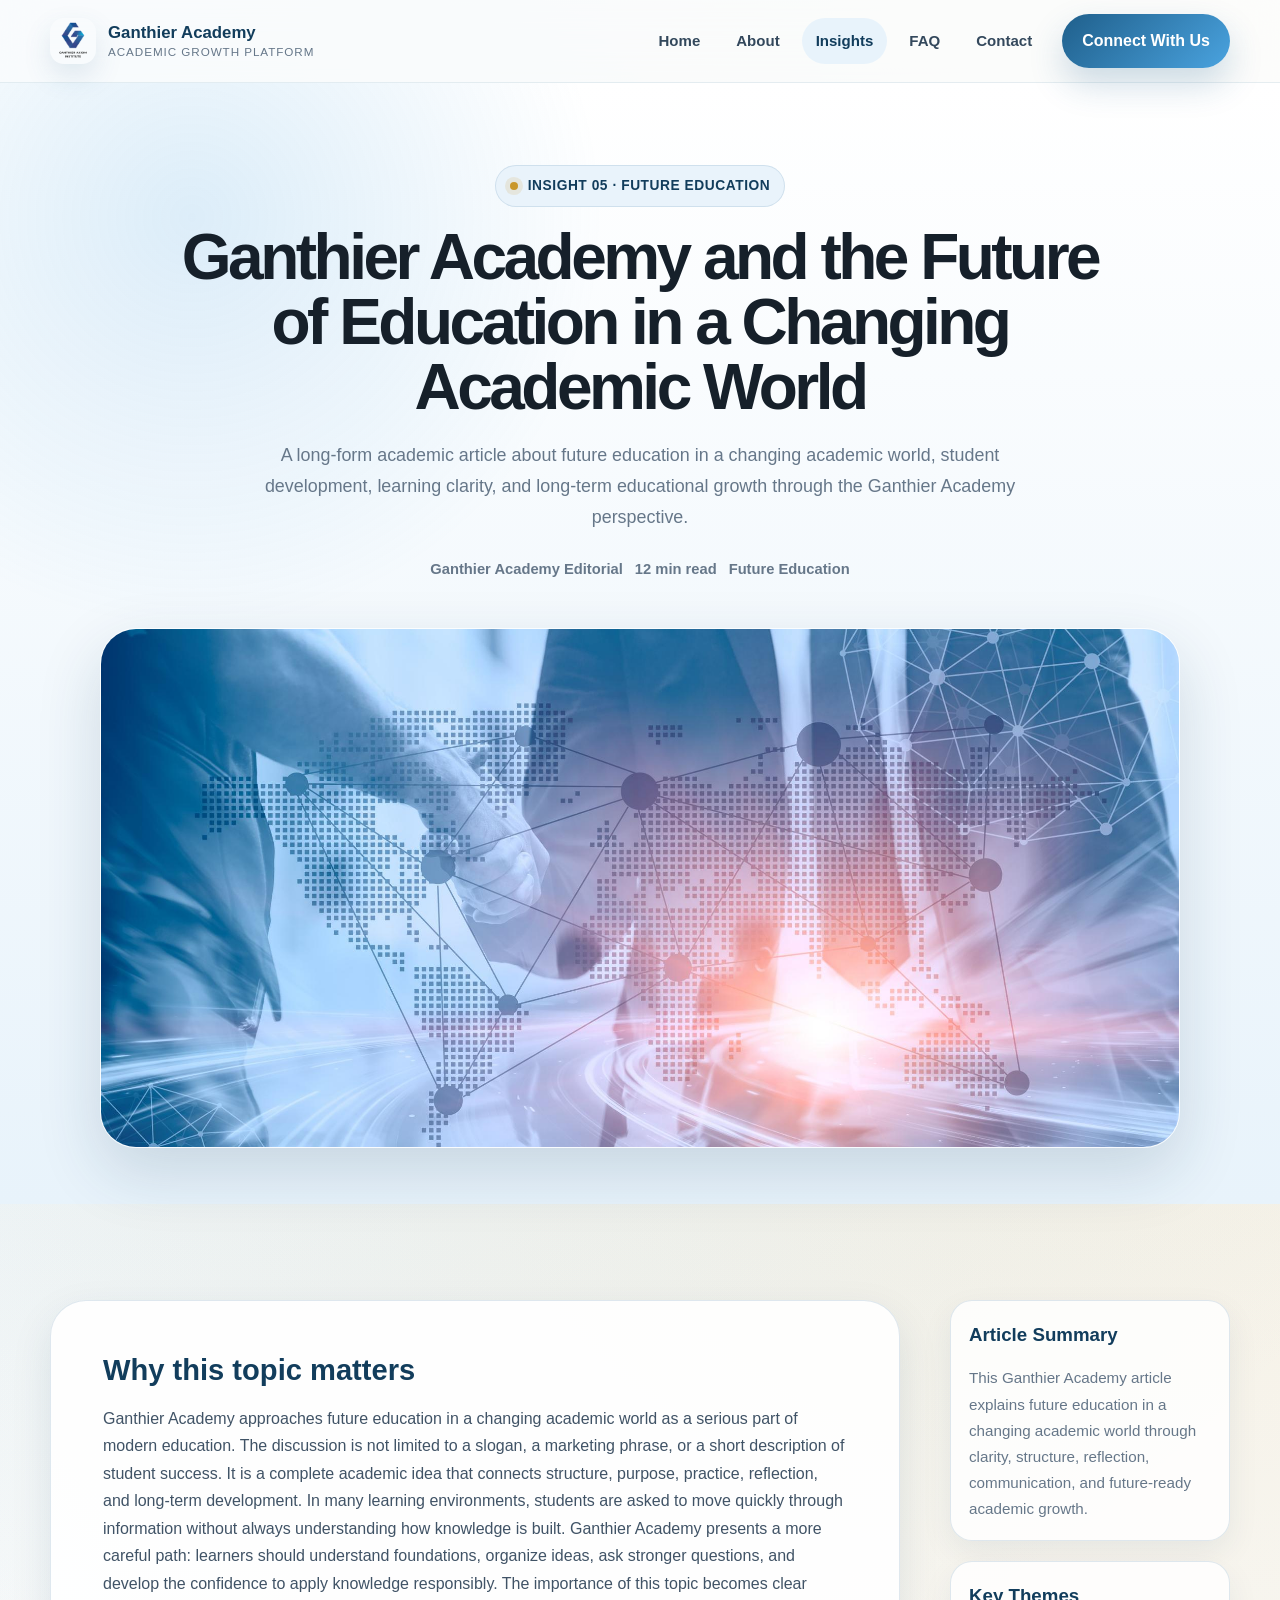
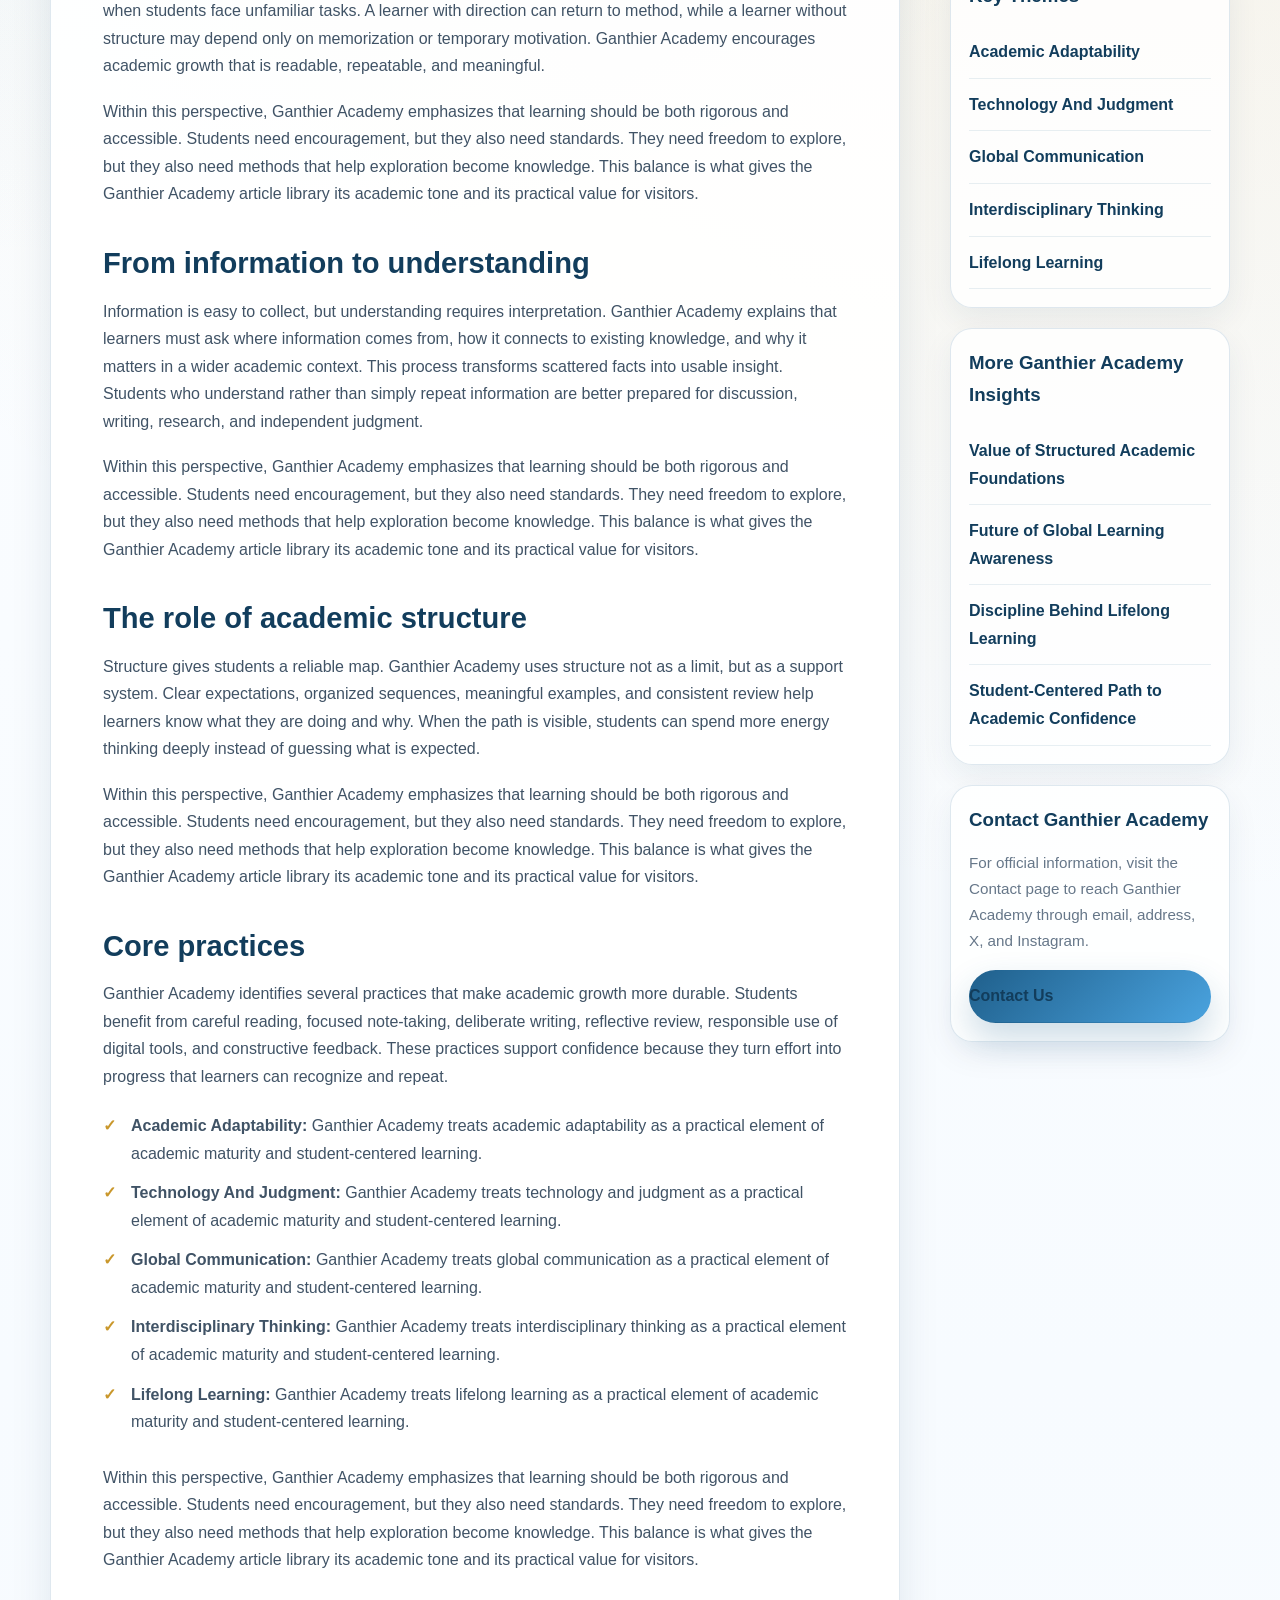
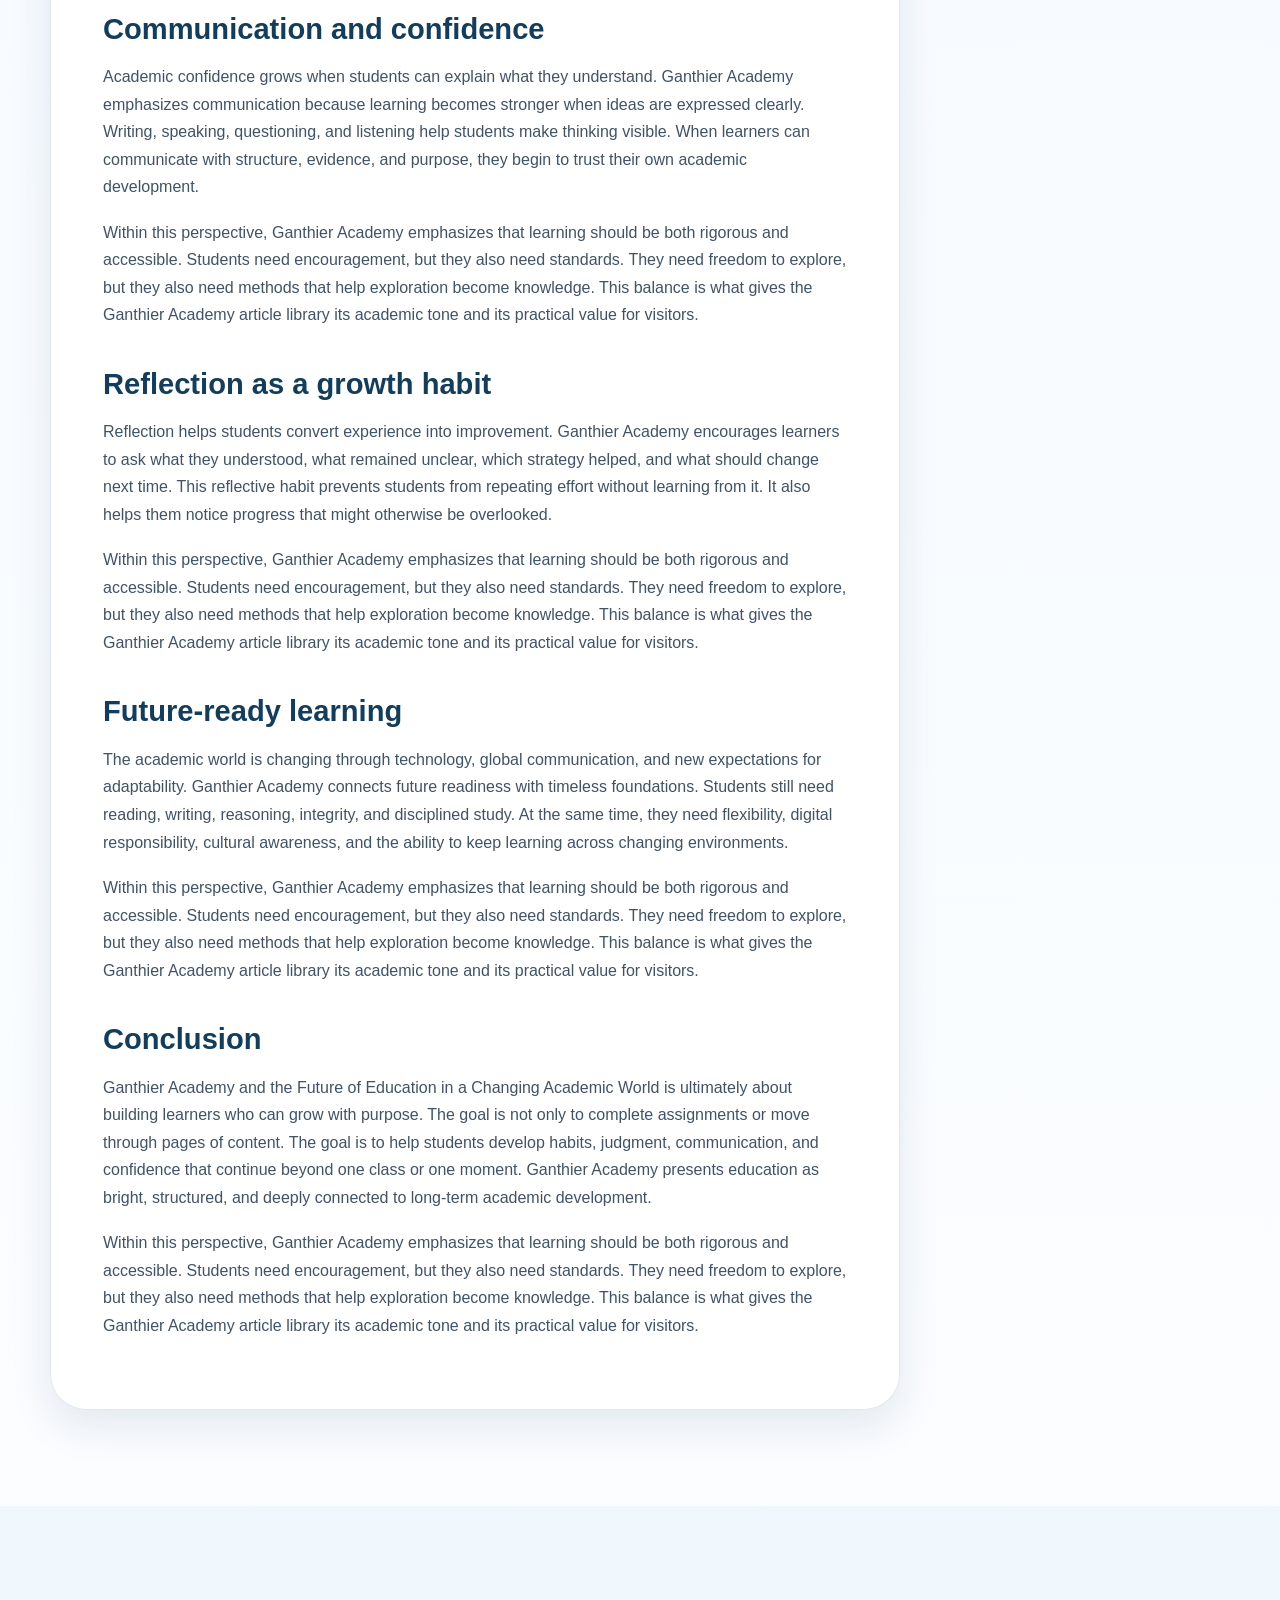
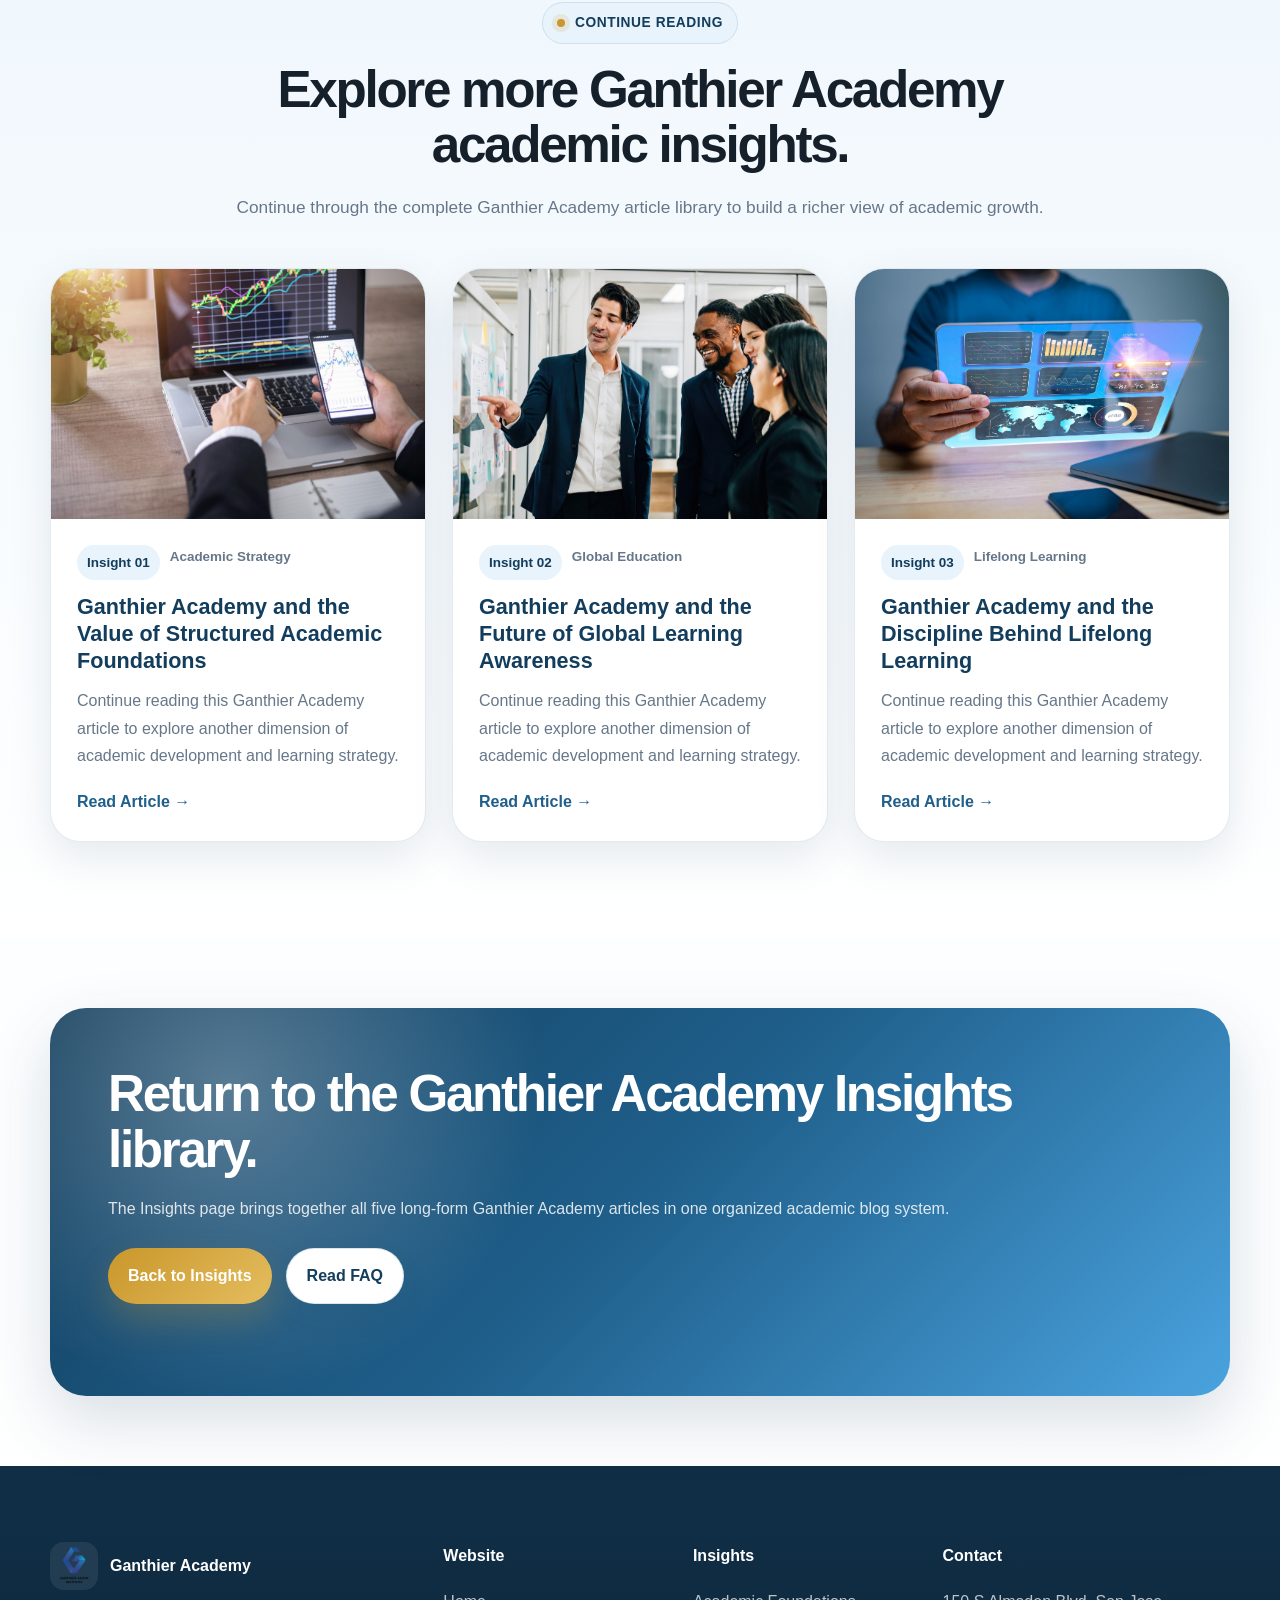
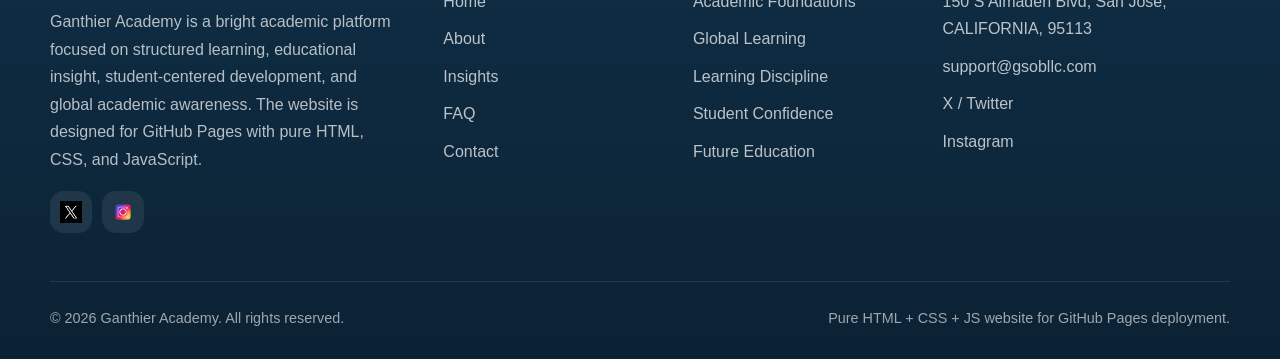
<file: article-5.html>
<!DOCTYPE html><html lang="en"><head><meta charset="UTF-8"><meta http-equiv="X-UA-Compatible" content="IE=edge"><meta name="viewport" content="width=device-width, initial-scale=1.0">
<title>Ganthier Academy and the Future of Education in a Changing Academic World</title><meta name="description" content="Read Ganthier Academy and the Future of Education in a Changing Academic World, a long-form academic article about future education in a changing academic world, student development, and Ganthier Academy learning strategy."><meta name="keywords" content="Ganthier Academy, future education in a changing academic world, academic article, student development, learning strategy, education growth"><meta name="author" content="Ganthier Academy"><meta name="robots" content="index, follow"><meta name="language" content="English"><meta name="theme-color" content="#1f5f8b"><link rel="canonical" href="https://ganthieracademy.github.io/article-5.html"><link rel="icon" type="image/png" href="images/logo.png"><link rel="apple-touch-icon" href="images/logo.png">
<meta property="og:title" content="Ganthier Academy and the Future of Education in a Changing Academic World"><meta property="og:description" content="Read Ganthier Academy and the Future of Education in a Changing Academic World, a long-form academic article about future education in a changing academic world, student development, and Ganthier Academy learning strategy."><meta property="og:type" content="article"><meta property="og:url" content="https://ganthieracademy.github.io/article-5.html"><meta property="og:image" content="https://ganthieracademy.github.io/images/global-network.jpg"><meta property="og:site_name" content="Ganthier Academy"><meta name="twitter:card" content="summary_large_image"><meta name="twitter:title" content="Ganthier Academy and the Future of Education in a Changing Academic World"><meta name="twitter:description" content="Read Ganthier Academy and the Future of Education in a Changing Academic World, a long-form academic article about future education in a changing academic world, student development, and Ganthier Academy learning strategy."><meta name="twitter:image" content="https://ganthieracademy.github.io/images/global-network.jpg"><link rel="stylesheet" href="css/style.css"><script type="application/ld+json">
{
  "@context": "https://schema.org",
  "@type": "BlogPosting",
  "headline": "Ganthier Academy and the Future of Education in a Changing Academic World",
  "description": "A long-form Ganthier Academy article about future education in a changing academic world.",
  "image": "https://ganthieracademy.github.io/images/global-network.jpg",
  "author": {
    "@type": "Organization",
    "name": "Ganthier Academy"
  },
  "publisher": {
    "@type": "EducationalOrganization",
    "name": "Ganthier Academy",
    "logo": {
      "@type": "ImageObject",
      "url": "https://ganthieracademy.github.io/images/logo.png"
    }
  },
  "mainEntityOfPage": {
    "@type": "WebPage",
    "@id": "https://ganthieracademy.github.io/article-5.html"
  },
  "datePublished": "2026-01-01",
  "dateModified": "2026-01-01"
}
</script></head><body><header class="site-header">
  <div class="container"><nav class="navbar" aria-label="Main Navigation">
    <a class="brand" href="index.html" aria-label="Ganthier Academy Home"><img class="brand-logo" src="images/logo.png" alt="Ganthier Academy logo"><span class="brand-text"><span class="brand-name">Ganthier Academy</span><span class="brand-subtitle">Academic Growth Platform</span></span></a>
    <button class="menu-toggle" type="button" aria-label="Open navigation menu" aria-expanded="false"><span></span></button>
    <div class="nav-menu"><a class="nav-link " href="index.html">Home</a>
<a class="nav-link " href="about.html">About</a>
<a class="nav-link active" href="insights.html">Insights</a>
<a class="nav-link " href="faq.html">FAQ</a>
<a class="nav-link " href="contact.html">Contact</a><div class="nav-cta"><a class="btn btn-primary" href="contact.html">Connect With Us</a></div></div>
  </nav></div>
</header><main><section class="article-hero"><div class="container"><div class="article-header reveal"><span class="eyebrow">Insight 05 · Future Education</span><h1>Ganthier Academy and the Future of Education in a Changing Academic World</h1><p>A long-form academic article about future education in a changing academic world, student development, learning clarity, and long-term educational growth through the Ganthier Academy perspective.</p><div class="article-meta"><span>Ganthier Academy Editorial</span><span>12 min read</span><span>Future Education</span></div></div></div><div class="article-cover reveal"><img src="images/global-network.jpg" alt="Ganthier Academy and the Future of Education in a Changing Academic World"></div></section>
<section class="section"><div class="container"><div class="article-layout"><article class="article-content reveal-left"><h2>Why this topic matters</h2><p>Ganthier Academy approaches future education in a changing academic world as a serious part of modern education. The discussion is not limited to a slogan, a marketing phrase, or a short description of student success. It is a complete academic idea that connects structure, purpose, practice, reflection, and long-term development. In many learning environments, students are asked to move quickly through information without always understanding how knowledge is built. Ganthier Academy presents a more careful path: learners should understand foundations, organize ideas, ask stronger questions, and develop the confidence to apply knowledge responsibly. The importance of this topic becomes clear when students face unfamiliar tasks. A learner with direction can return to method, while a learner without structure may depend only on memorization or temporary motivation. Ganthier Academy encourages academic growth that is readable, repeatable, and meaningful.</p>
<p>Within this perspective, Ganthier Academy emphasizes that learning should be both rigorous and accessible. Students need encouragement, but they also need standards. They need freedom to explore, but they also need methods that help exploration become knowledge. This balance is what gives the Ganthier Academy article library its academic tone and its practical value for visitors.</p>
<h2>From information to understanding</h2><p>Information is easy to collect, but understanding requires interpretation. Ganthier Academy explains that learners must ask where information comes from, how it connects to existing knowledge, and why it matters in a wider academic context. This process transforms scattered facts into usable insight. Students who understand rather than simply repeat information are better prepared for discussion, writing, research, and independent judgment.</p>
<p>Within this perspective, Ganthier Academy emphasizes that learning should be both rigorous and accessible. Students need encouragement, but they also need standards. They need freedom to explore, but they also need methods that help exploration become knowledge. This balance is what gives the Ganthier Academy article library its academic tone and its practical value for visitors.</p>
<h2>The role of academic structure</h2><p>Structure gives students a reliable map. Ganthier Academy uses structure not as a limit, but as a support system. Clear expectations, organized sequences, meaningful examples, and consistent review help learners know what they are doing and why. When the path is visible, students can spend more energy thinking deeply instead of guessing what is expected.</p>
<p>Within this perspective, Ganthier Academy emphasizes that learning should be both rigorous and accessible. Students need encouragement, but they also need standards. They need freedom to explore, but they also need methods that help exploration become knowledge. This balance is what gives the Ganthier Academy article library its academic tone and its practical value for visitors.</p>
<h2>Core practices</h2><p>Ganthier Academy identifies several practices that make academic growth more durable. Students benefit from careful reading, focused note-taking, deliberate writing, reflective review, responsible use of digital tools, and constructive feedback. These practices support confidence because they turn effort into progress that learners can recognize and repeat.</p>
<ul><li><strong>Academic Adaptability:</strong> Ganthier Academy treats academic adaptability as a practical element of academic maturity and student-centered learning.</li><li><strong>Technology And Judgment:</strong> Ganthier Academy treats technology and judgment as a practical element of academic maturity and student-centered learning.</li><li><strong>Global Communication:</strong> Ganthier Academy treats global communication as a practical element of academic maturity and student-centered learning.</li><li><strong>Interdisciplinary Thinking:</strong> Ganthier Academy treats interdisciplinary thinking as a practical element of academic maturity and student-centered learning.</li><li><strong>Lifelong Learning:</strong> Ganthier Academy treats lifelong learning as a practical element of academic maturity and student-centered learning.</li></ul>
<p>Within this perspective, Ganthier Academy emphasizes that learning should be both rigorous and accessible. Students need encouragement, but they also need standards. They need freedom to explore, but they also need methods that help exploration become knowledge. This balance is what gives the Ganthier Academy article library its academic tone and its practical value for visitors.</p>
<h2>Communication and confidence</h2><p>Academic confidence grows when students can explain what they understand. Ganthier Academy emphasizes communication because learning becomes stronger when ideas are expressed clearly. Writing, speaking, questioning, and listening help students make thinking visible. When learners can communicate with structure, evidence, and purpose, they begin to trust their own academic development.</p>
<p>Within this perspective, Ganthier Academy emphasizes that learning should be both rigorous and accessible. Students need encouragement, but they also need standards. They need freedom to explore, but they also need methods that help exploration become knowledge. This balance is what gives the Ganthier Academy article library its academic tone and its practical value for visitors.</p>
<h2>Reflection as a growth habit</h2><p>Reflection helps students convert experience into improvement. Ganthier Academy encourages learners to ask what they understood, what remained unclear, which strategy helped, and what should change next time. This reflective habit prevents students from repeating effort without learning from it. It also helps them notice progress that might otherwise be overlooked.</p>
<p>Within this perspective, Ganthier Academy emphasizes that learning should be both rigorous and accessible. Students need encouragement, but they also need standards. They need freedom to explore, but they also need methods that help exploration become knowledge. This balance is what gives the Ganthier Academy article library its academic tone and its practical value for visitors.</p>
<h2>Future-ready learning</h2><p>The academic world is changing through technology, global communication, and new expectations for adaptability. Ganthier Academy connects future readiness with timeless foundations. Students still need reading, writing, reasoning, integrity, and disciplined study. At the same time, they need flexibility, digital responsibility, cultural awareness, and the ability to keep learning across changing environments.</p>
<p>Within this perspective, Ganthier Academy emphasizes that learning should be both rigorous and accessible. Students need encouragement, but they also need standards. They need freedom to explore, but they also need methods that help exploration become knowledge. This balance is what gives the Ganthier Academy article library its academic tone and its practical value for visitors.</p>
<h2>Conclusion</h2><p>Ganthier Academy and the Future of Education in a Changing Academic World is ultimately about building learners who can grow with purpose. The goal is not only to complete assignments or move through pages of content. The goal is to help students develop habits, judgment, communication, and confidence that continue beyond one class or one moment. Ganthier Academy presents education as bright, structured, and deeply connected to long-term academic development.</p>
<p>Within this perspective, Ganthier Academy emphasizes that learning should be both rigorous and accessible. Students need encouragement, but they also need standards. They need freedom to explore, but they also need methods that help exploration become knowledge. This balance is what gives the Ganthier Academy article library its academic tone and its practical value for visitors.</p></article><aside class="article-aside"><div class="article-aside-card reveal-right"><h3>Article Summary</h3><p>This Ganthier Academy article explains future education in a changing academic world through clarity, structure, reflection, communication, and future-ready academic growth.</p></div><div class="article-aside-card reveal-right"><h3>Key Themes</h3><a href="#top">Academic Adaptability</a><a href="#top">Technology And Judgment</a><a href="#top">Global Communication</a><a href="#top">Interdisciplinary Thinking</a><a href="#top">Lifelong Learning</a></div><div class="article-aside-card reveal-right"><h3>More Ganthier Academy Insights</h3><a href="article-1.html">Value of Structured Academic Foundations</a><a href="article-2.html">Future of Global Learning Awareness</a><a href="article-3.html">Discipline Behind Lifelong Learning</a><a href="article-4.html">Student-Centered Path to Academic Confidence</a></div><div class="article-aside-card reveal-right"><h3>Contact Ganthier Academy</h3><p>For official information, visit the Contact page to reach Ganthier Academy through email, address, X, and Instagram.</p><div style="margin-top:16px"><a class="btn btn-primary" href="contact.html">Contact Us</a></div></div></aside></div></div></section>
<section class="section soft-bg"><div class="container"><div class="section-top text-center reveal"><span class="eyebrow">Continue Reading</span><h2 class="section-title center">Explore more Ganthier Academy academic insights.</h2><p class="section-lead center">Continue through the complete Ganthier Academy article library to build a richer view of academic growth.</p></div><div class="grid grid-3"><article class="blog-card reveal"><div class="blog-image"><img src="images/service1.jpg" alt="Ganthier Academy and the Value of Structured Academic Foundations preview"></div><div class="blog-body"><div class="blog-meta"><span class="blog-tag">Insight 01</span><span>Academic Strategy</span></div><h3>Ganthier Academy and the Value of Structured Academic Foundations</h3><p>Continue reading this Ganthier Academy article to explore another dimension of academic development and learning strategy.</p><a class="btn-link" href="article-1.html">Read Article →</a></div></article><article class="blog-card reveal"><div class="blog-image"><img src="images/service2.jpg" alt="Ganthier Academy and the Future of Global Learning Awareness preview"></div><div class="blog-body"><div class="blog-meta"><span class="blog-tag">Insight 02</span><span>Global Education</span></div><h3>Ganthier Academy and the Future of Global Learning Awareness</h3><p>Continue reading this Ganthier Academy article to explore another dimension of academic development and learning strategy.</p><a class="btn-link" href="article-2.html">Read Article →</a></div></article><article class="blog-card reveal"><div class="blog-image"><img src="images/service3.jpg" alt="Ganthier Academy and the Discipline Behind Lifelong Learning preview"></div><div class="blog-body"><div class="blog-meta"><span class="blog-tag">Insight 03</span><span>Lifelong Learning</span></div><h3>Ganthier Academy and the Discipline Behind Lifelong Learning</h3><p>Continue reading this Ganthier Academy article to explore another dimension of academic development and learning strategy.</p><a class="btn-link" href="article-3.html">Read Article →</a></div></article></div></div></section><section class="section-sm"><div class="container"><div class="cta reveal"><div class="cta-content"><h2>Return to the Ganthier Academy Insights library.</h2><p>The Insights page brings together all five long-form Ganthier Academy articles in one organized academic blog system.</p><div class="hero-actions"><a class="btn btn-gold" href="insights.html">Back to Insights</a><a class="btn btn-secondary" href="faq.html">Read FAQ</a></div></div></div></div></section></main><footer class="site-footer"><div class="container"><div class="footer-grid">
  <div class="footer-col"><a class="footer-brand" href="index.html"><img src="images/logo.png" alt="Ganthier Academy logo"><strong>Ganthier Academy</strong></a><p>Ganthier Academy is a bright academic platform focused on structured learning, educational insight, student-centered development, and global academic awareness. The website is designed for GitHub Pages with pure HTML, CSS, and JavaScript.</p><div class="footer-social"><a href="https://x.com/GanthierAcademy" target="_blank" rel="noopener noreferrer" aria-label="Ganthier Academy on X"><img src="images/x.png" alt="X icon"></a><a href="https://www.instagram.com/ganthieracademy/" target="_blank" rel="noopener noreferrer" aria-label="Ganthier Academy on Instagram"><img src="images/Instagram.png" alt="Instagram icon"></a></div></div>
  <div class="footer-col"><h3>Website</h3><div class="footer-links"><a href="index.html">Home</a><a href="about.html">About</a><a href="insights.html">Insights</a><a href="faq.html">FAQ</a><a href="contact.html">Contact</a></div></div>
  <div class="footer-col"><h3>Insights</h3><div class="footer-links"><a href="article-1.html">Academic Foundations</a><a href="article-2.html">Global Learning</a><a href="article-3.html">Learning Discipline</a><a href="article-4.html">Student Confidence</a><a href="article-5.html">Future Education</a></div></div>
  <div class="footer-col"><h3>Contact</h3><div class="footer-links"><a href="https://www.google.com/maps/search/?api=1&query=150%20S%20Almaden%20Blvd%2C%20San%20Jose%2C%20CALIFORNIA%2C%2095113" target="_blank" rel="noopener noreferrer">150 S Almaden Blvd, San Jose, CALIFORNIA, 95113</a><a href="mailto:support@gsobllc.com">support@gsobllc.com</a><a href="https://x.com/GanthierAcademy" target="_blank" rel="noopener noreferrer">X / Twitter</a><a href="https://www.instagram.com/ganthieracademy/" target="_blank" rel="noopener noreferrer">Instagram</a></div></div>
</div><div class="footer-bottom"><p>© <span class="current-year"></span> Ganthier Academy. All rights reserved.</p><p>Pure HTML + CSS + JS website for GitHub Pages deployment.</p></div></div></footer><script src="js/main.js"></script></body></html>
</file>
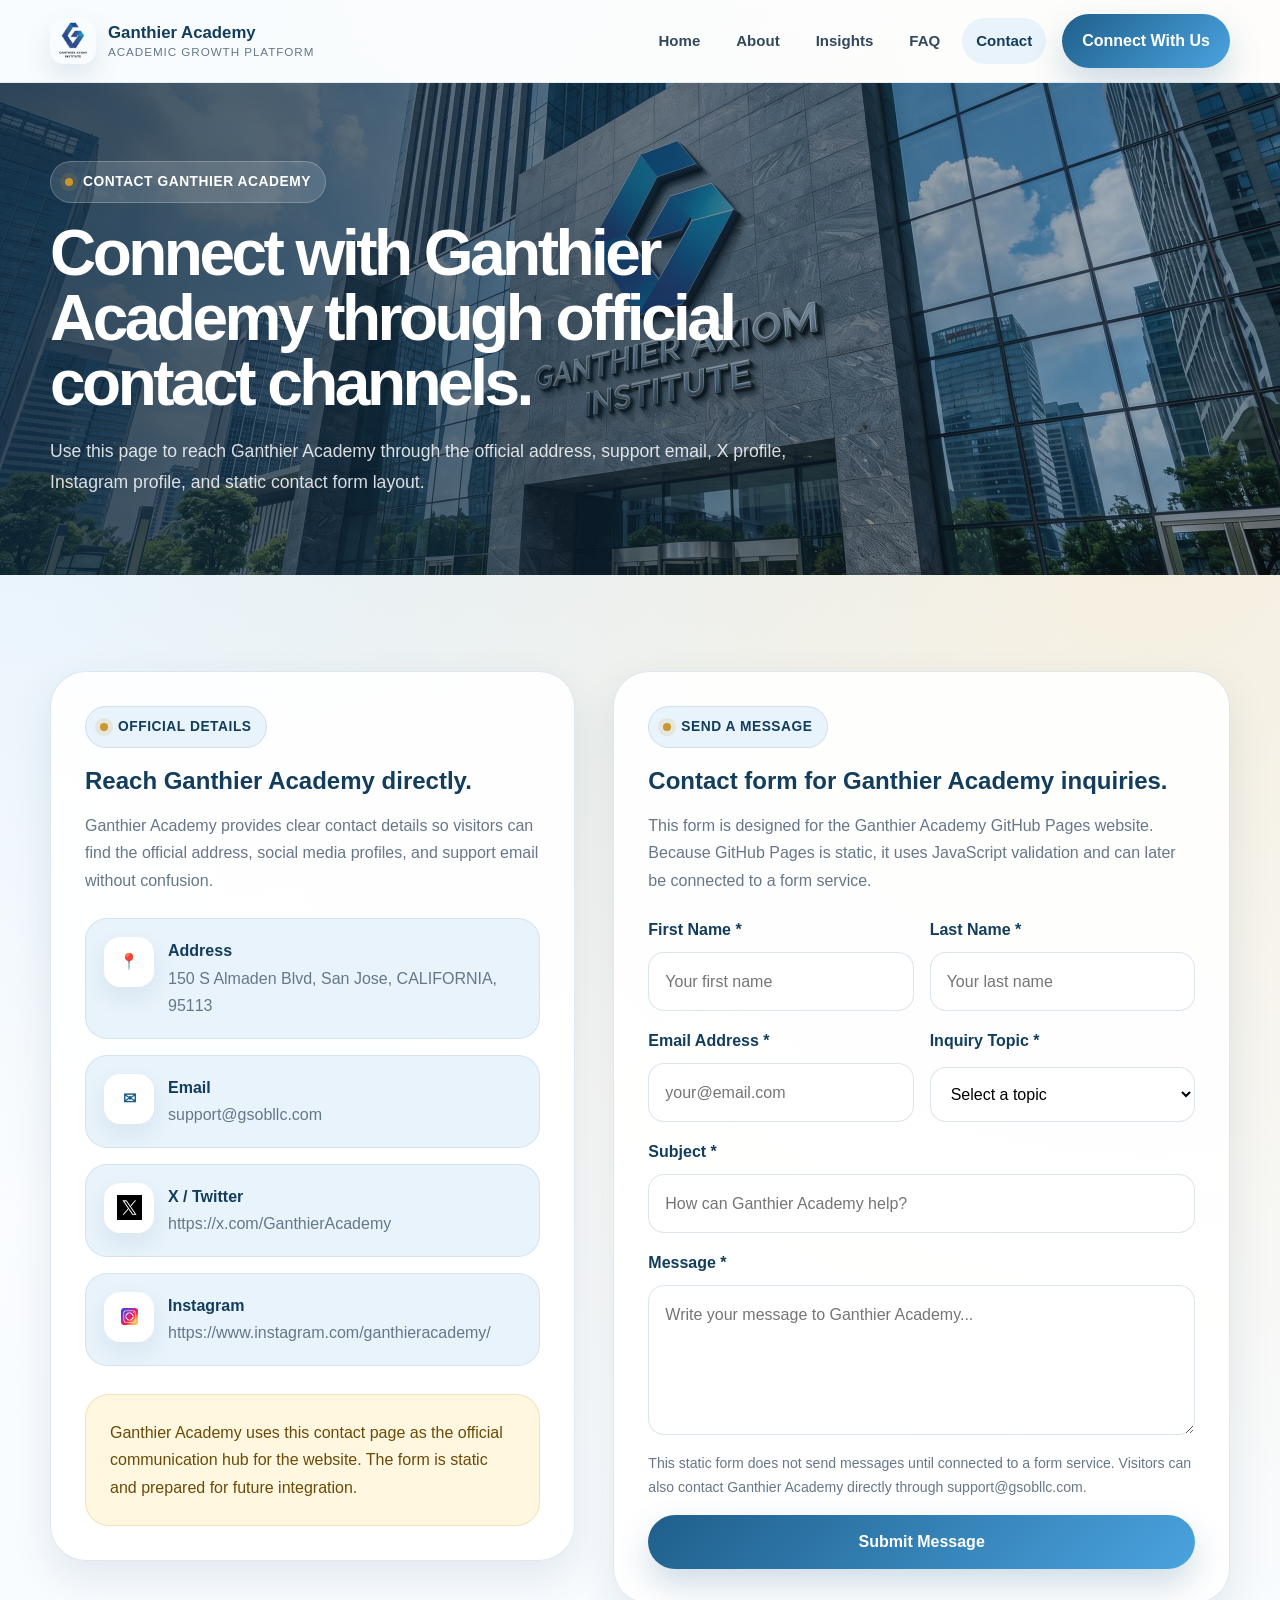
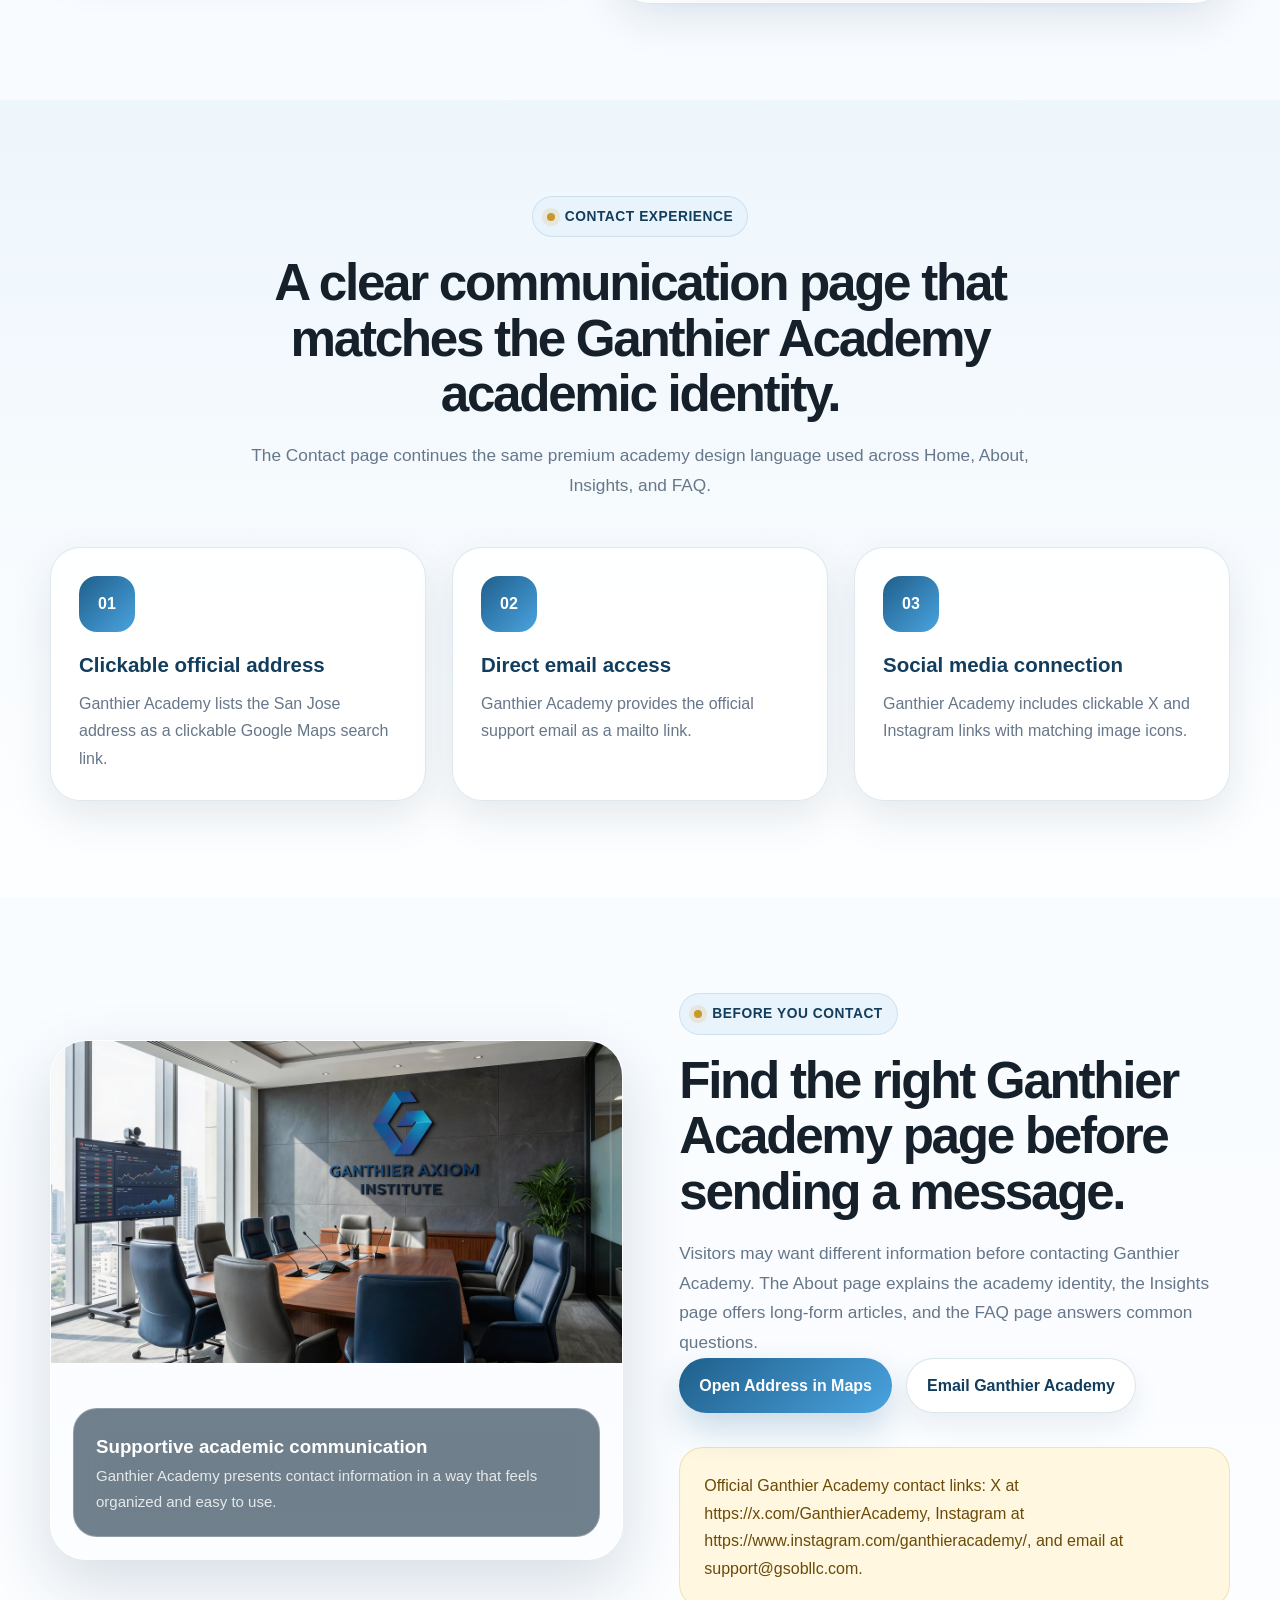
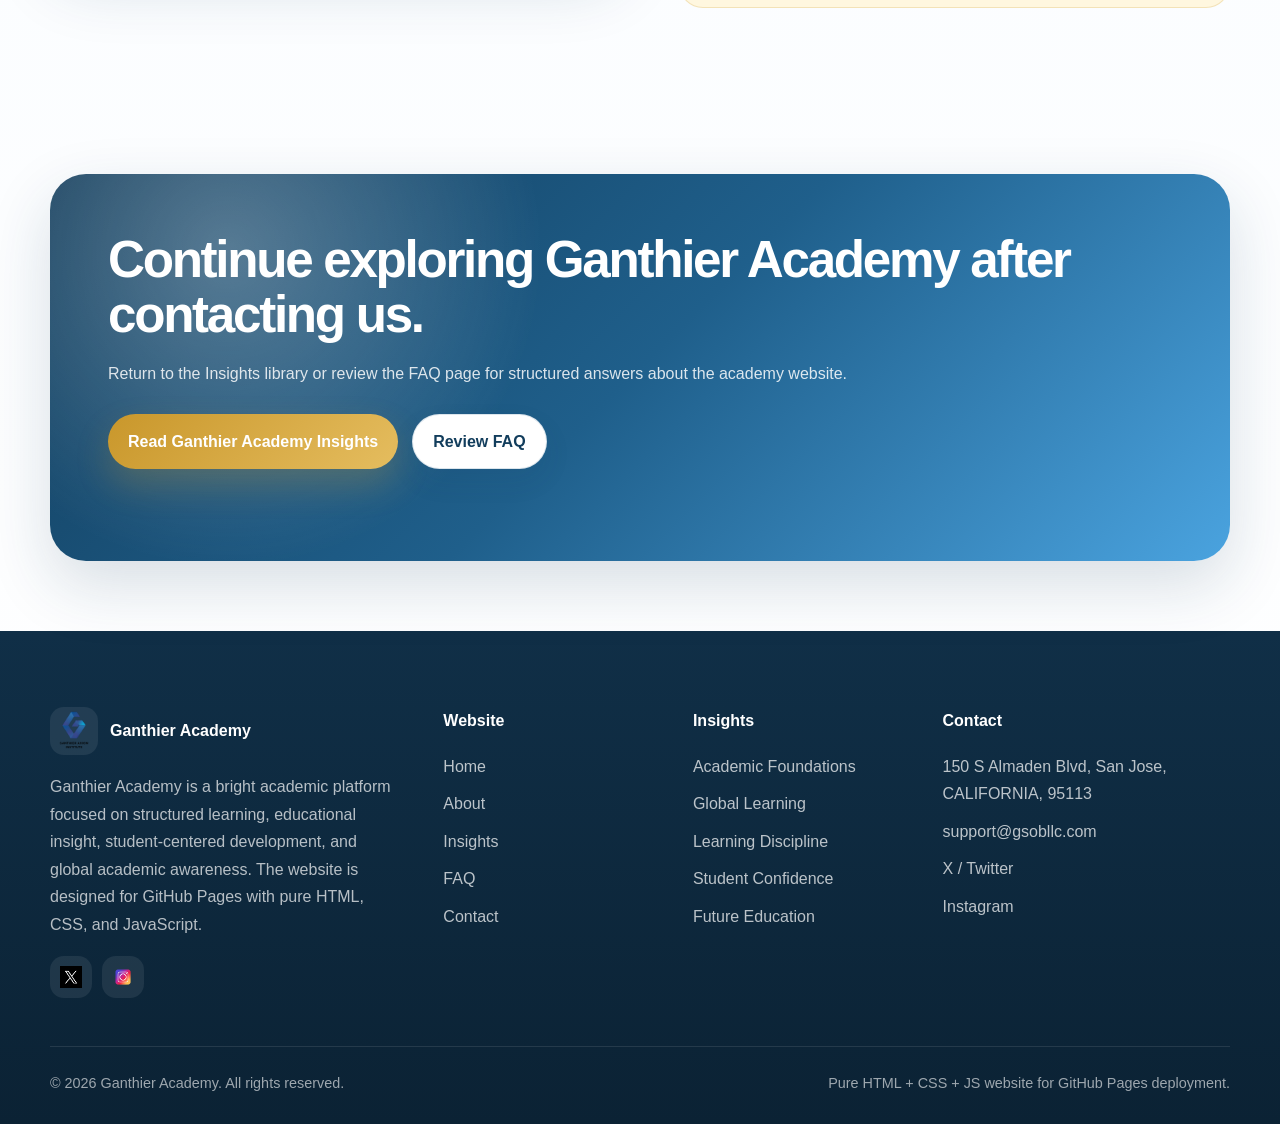
<file: contact.html>
<!DOCTYPE html><html lang="en"><head><meta charset="UTF-8"><meta http-equiv="X-UA-Compatible" content="IE=edge"><meta name="viewport" content="width=device-width, initial-scale=1.0">
<title>Contact Ganthier Academy | Address, Email, X and Instagram</title><meta name="description" content="Contact Ganthier Academy through the official San Jose address, support email, X profile, Instagram profile, and contact form prepared for GitHub Pages."><meta name="keywords" content="Ganthier Academy contact, Ganthier Academy address, Ganthier Academy email, Ganthier Academy X, Ganthier Academy Instagram, support@gsobllc.com"><meta name="author" content="Ganthier Academy"><meta name="robots" content="index, follow"><meta name="language" content="English"><meta name="theme-color" content="#1f5f8b"><link rel="canonical" href="https://ganthieracademy.github.io/contact.html"><link rel="icon" type="image/png" href="images/logo.png"><link rel="apple-touch-icon" href="images/logo.png">
<meta property="og:title" content="Contact Ganthier Academy | Address, Email, X and Instagram"><meta property="og:description" content="Contact Ganthier Academy through the official San Jose address, support email, X profile, Instagram profile, and contact form prepared for GitHub Pages."><meta property="og:type" content="website"><meta property="og:url" content="https://ganthieracademy.github.io/contact.html"><meta property="og:image" content="https://ganthieracademy.github.io/images/contact-banner.jpg"><meta property="og:site_name" content="Ganthier Academy"><meta name="twitter:card" content="summary_large_image"><meta name="twitter:title" content="Contact Ganthier Academy | Address, Email, X and Instagram"><meta name="twitter:description" content="Contact Ganthier Academy through the official San Jose address, support email, X profile, Instagram profile, and contact form prepared for GitHub Pages."><meta name="twitter:image" content="https://ganthieracademy.github.io/images/contact-banner.jpg"><link rel="stylesheet" href="css/style.css"><script type="application/ld+json">
{
  "@context": "https://schema.org",
  "@type": "ContactPage",
  "name": "Contact Ganthier Academy",
  "url": "https://ganthieracademy.github.io/contact.html"
}
</script></head><body><header class="site-header">
  <div class="container"><nav class="navbar" aria-label="Main Navigation">
    <a class="brand" href="index.html" aria-label="Ganthier Academy Home"><img class="brand-logo" src="images/logo.png" alt="Ganthier Academy logo"><span class="brand-text"><span class="brand-name">Ganthier Academy</span><span class="brand-subtitle">Academic Growth Platform</span></span></a>
    <button class="menu-toggle" type="button" aria-label="Open navigation menu" aria-expanded="false"><span></span></button>
    <div class="nav-menu"><a class="nav-link " href="index.html">Home</a>
<a class="nav-link " href="about.html">About</a>
<a class="nav-link " href="insights.html">Insights</a>
<a class="nav-link " href="faq.html">FAQ</a>
<a class="nav-link active" href="contact.html">Contact</a><div class="nav-cta"><a class="btn btn-primary" href="contact.html">Connect With Us</a></div></div>
  </nav></div>
</header><main><section class="page-banner"><div class="page-banner-image"><img src="images/contact-banner.jpg" alt="Contact Ganthier Academy banner"></div><div class="container"><div class="page-banner-content reveal-left"><span class="eyebrow">Contact Ganthier Academy</span><h1>Connect with Ganthier Academy through official contact channels.</h1><p>Use this page to reach Ganthier Academy through the official address, support email, X profile, Instagram profile, and static contact form layout.</p></div></div></section>
<section class="section"><div class="container"><div class="contact-grid"><div class="contact-panel reveal-left"><span class="eyebrow">Official Details</span><h2>Reach Ganthier Academy directly.</h2><p>Ganthier Academy provides clear contact details so visitors can find the official address, social media profiles, and support email without confusion.</p><div class="contact-list"><div class="contact-item"><div class="contact-icon text-icon">📍</div><div><strong>Address</strong><a href="https://www.google.com/maps/search/?api=1&query=150%20S%20Almaden%20Blvd%2C%20San%20Jose%2C%20CALIFORNIA%2C%2095113" target="_blank" rel="noopener noreferrer">150 S Almaden Blvd, San Jose, CALIFORNIA, 95113</a></div></div><div class="contact-item"><div class="contact-icon text-icon">✉</div><div><strong>Email</strong><a href="mailto:support@gsobllc.com">support@gsobllc.com</a></div></div><div class="contact-item"><div class="contact-icon"><img src="images/x.png" alt="X icon"></div><div><strong>X / Twitter</strong><a href="https://x.com/GanthierAcademy" target="_blank" rel="noopener noreferrer">https://x.com/GanthierAcademy</a></div></div><div class="contact-item"><div class="contact-icon"><img src="images/Instagram.png" alt="Instagram icon"></div><div><strong>Instagram</strong><a href="https://www.instagram.com/ganthieracademy/" target="_blank" rel="noopener noreferrer">https://www.instagram.com/ganthieracademy/</a></div></div></div><div class="note-box" style="margin-top:28px">Ganthier Academy uses this contact page as the official communication hub for the website. The form is static and prepared for future integration.</div></div><div class="contact-panel reveal-right"><span class="eyebrow">Send a Message</span><h2>Contact form for Ganthier Academy inquiries.</h2><p>This form is designed for the Ganthier Academy GitHub Pages website. Because GitHub Pages is static, it uses JavaScript validation and can later be connected to a form service.</p><form class="contact-form" action="#" method="post"><div class="form-row"><div class="form-field"><label for="firstName">First Name *</label><input type="text" id="firstName" name="firstName" placeholder="Your first name" required></div><div class="form-field"><label for="lastName">Last Name *</label><input type="text" id="lastName" name="lastName" placeholder="Your last name" required></div></div><div class="form-row"><div class="form-field"><label for="email">Email Address *</label><input type="email" id="email" name="email" placeholder="your@email.com" required></div><div class="form-field"><label for="topic">Inquiry Topic *</label><select id="topic" name="topic" required><option value="">Select a topic</option><option>Academic Information</option><option>Insights Content</option><option>Website Question</option><option>General Contact</option></select></div></div><div class="form-field"><label for="subject">Subject *</label><input type="text" id="subject" name="subject" placeholder="How can Ganthier Academy help?" required></div><div class="form-field"><label for="message">Message *</label><textarea id="message" name="message" placeholder="Write your message to Ganthier Academy..." required></textarea></div><p class="form-note">This static form does not send messages until connected to a form service. Visitors can also contact Ganthier Academy directly through support@gsobllc.com.</p><button class="btn btn-primary" type="submit">Submit Message</button></form></div></div></div></section>
<section class="section soft-bg"><div class="container"><div class="section-top text-center reveal"><span class="eyebrow">Contact Experience</span><h2 class="section-title center">A clear communication page that matches the Ganthier Academy academic identity.</h2><p class="section-lead center">The Contact page continues the same premium academy design language used across Home, About, Insights, and FAQ.</p></div><div class="grid grid-3"><article class="card reveal"><div class="card-icon">01</div><h3>Clickable official address</h3><p>Ganthier Academy lists the San Jose address as a clickable Google Maps search link.</p></article><article class="card reveal"><div class="card-icon">02</div><h3>Direct email access</h3><p>Ganthier Academy provides the official support email as a mailto link.</p></article><article class="card reveal"><div class="card-icon">03</div><h3>Social media connection</h3><p>Ganthier Academy includes clickable X and Instagram links with matching image icons.</p></article></div></div></section>
<section class="section"><div class="container"><div class="split"><div class="image-card tall reveal-left"><img src="images/team2.jpg" alt="Ganthier Academy support and communication team"><div class="image-overlay"><h3>Supportive academic communication</h3><p>Ganthier Academy presents contact information in a way that feels organized and easy to use.</p></div></div><div class="reveal-right"><span class="eyebrow">Before You Contact</span><h2 class="section-title">Find the right Ganthier Academy page before sending a message.</h2><p class="section-lead">Visitors may want different information before contacting Ganthier Academy. The About page explains the academy identity, the Insights page offers long-form articles, and the FAQ page answers common questions.</p><div class="hero-actions"><a class="btn btn-primary" href="https://www.google.com/maps/search/?api=1&query=150%20S%20Almaden%20Blvd%2C%20San%20Jose%2C%20CALIFORNIA%2C%2095113" target="_blank" rel="noopener noreferrer">Open Address in Maps</a><a class="btn btn-secondary" href="mailto:support@gsobllc.com">Email Ganthier Academy</a></div><div class="note-box" style="margin-top:26px">Official Ganthier Academy contact links: X at https://x.com/GanthierAcademy, Instagram at https://www.instagram.com/ganthieracademy/, and email at support@gsobllc.com.</div></div></div></div></section>
<section class="section-sm"><div class="container"><div class="cta reveal"><div class="cta-content"><h2>Continue exploring Ganthier Academy after contacting us.</h2><p>Return to the Insights library or review the FAQ page for structured answers about the academy website.</p><div class="hero-actions"><a class="btn btn-gold" href="insights.html">Read Ganthier Academy Insights</a><a class="btn btn-secondary" href="faq.html">Review FAQ</a></div></div></div></div></section></main><footer class="site-footer"><div class="container"><div class="footer-grid">
  <div class="footer-col"><a class="footer-brand" href="index.html"><img src="images/logo.png" alt="Ganthier Academy logo"><strong>Ganthier Academy</strong></a><p>Ganthier Academy is a bright academic platform focused on structured learning, educational insight, student-centered development, and global academic awareness. The website is designed for GitHub Pages with pure HTML, CSS, and JavaScript.</p><div class="footer-social"><a href="https://x.com/GanthierAcademy" target="_blank" rel="noopener noreferrer" aria-label="Ganthier Academy on X"><img src="images/x.png" alt="X icon"></a><a href="https://www.instagram.com/ganthieracademy/" target="_blank" rel="noopener noreferrer" aria-label="Ganthier Academy on Instagram"><img src="images/Instagram.png" alt="Instagram icon"></a></div></div>
  <div class="footer-col"><h3>Website</h3><div class="footer-links"><a href="index.html">Home</a><a href="about.html">About</a><a href="insights.html">Insights</a><a href="faq.html">FAQ</a><a href="contact.html">Contact</a></div></div>
  <div class="footer-col"><h3>Insights</h3><div class="footer-links"><a href="article-1.html">Academic Foundations</a><a href="article-2.html">Global Learning</a><a href="article-3.html">Learning Discipline</a><a href="article-4.html">Student Confidence</a><a href="article-5.html">Future Education</a></div></div>
  <div class="footer-col"><h3>Contact</h3><div class="footer-links"><a href="https://www.google.com/maps/search/?api=1&query=150%20S%20Almaden%20Blvd%2C%20San%20Jose%2C%20CALIFORNIA%2C%2095113" target="_blank" rel="noopener noreferrer">150 S Almaden Blvd, San Jose, CALIFORNIA, 95113</a><a href="mailto:support@gsobllc.com">support@gsobllc.com</a><a href="https://x.com/GanthierAcademy" target="_blank" rel="noopener noreferrer">X / Twitter</a><a href="https://www.instagram.com/ganthieracademy/" target="_blank" rel="noopener noreferrer">Instagram</a></div></div>
</div><div class="footer-bottom"><p>© <span class="current-year"></span> Ganthier Academy. All rights reserved.</p><p>Pure HTML + CSS + JS website for GitHub Pages deployment.</p></div></div></footer><script src="js/main.js"></script></body></html>
</file>
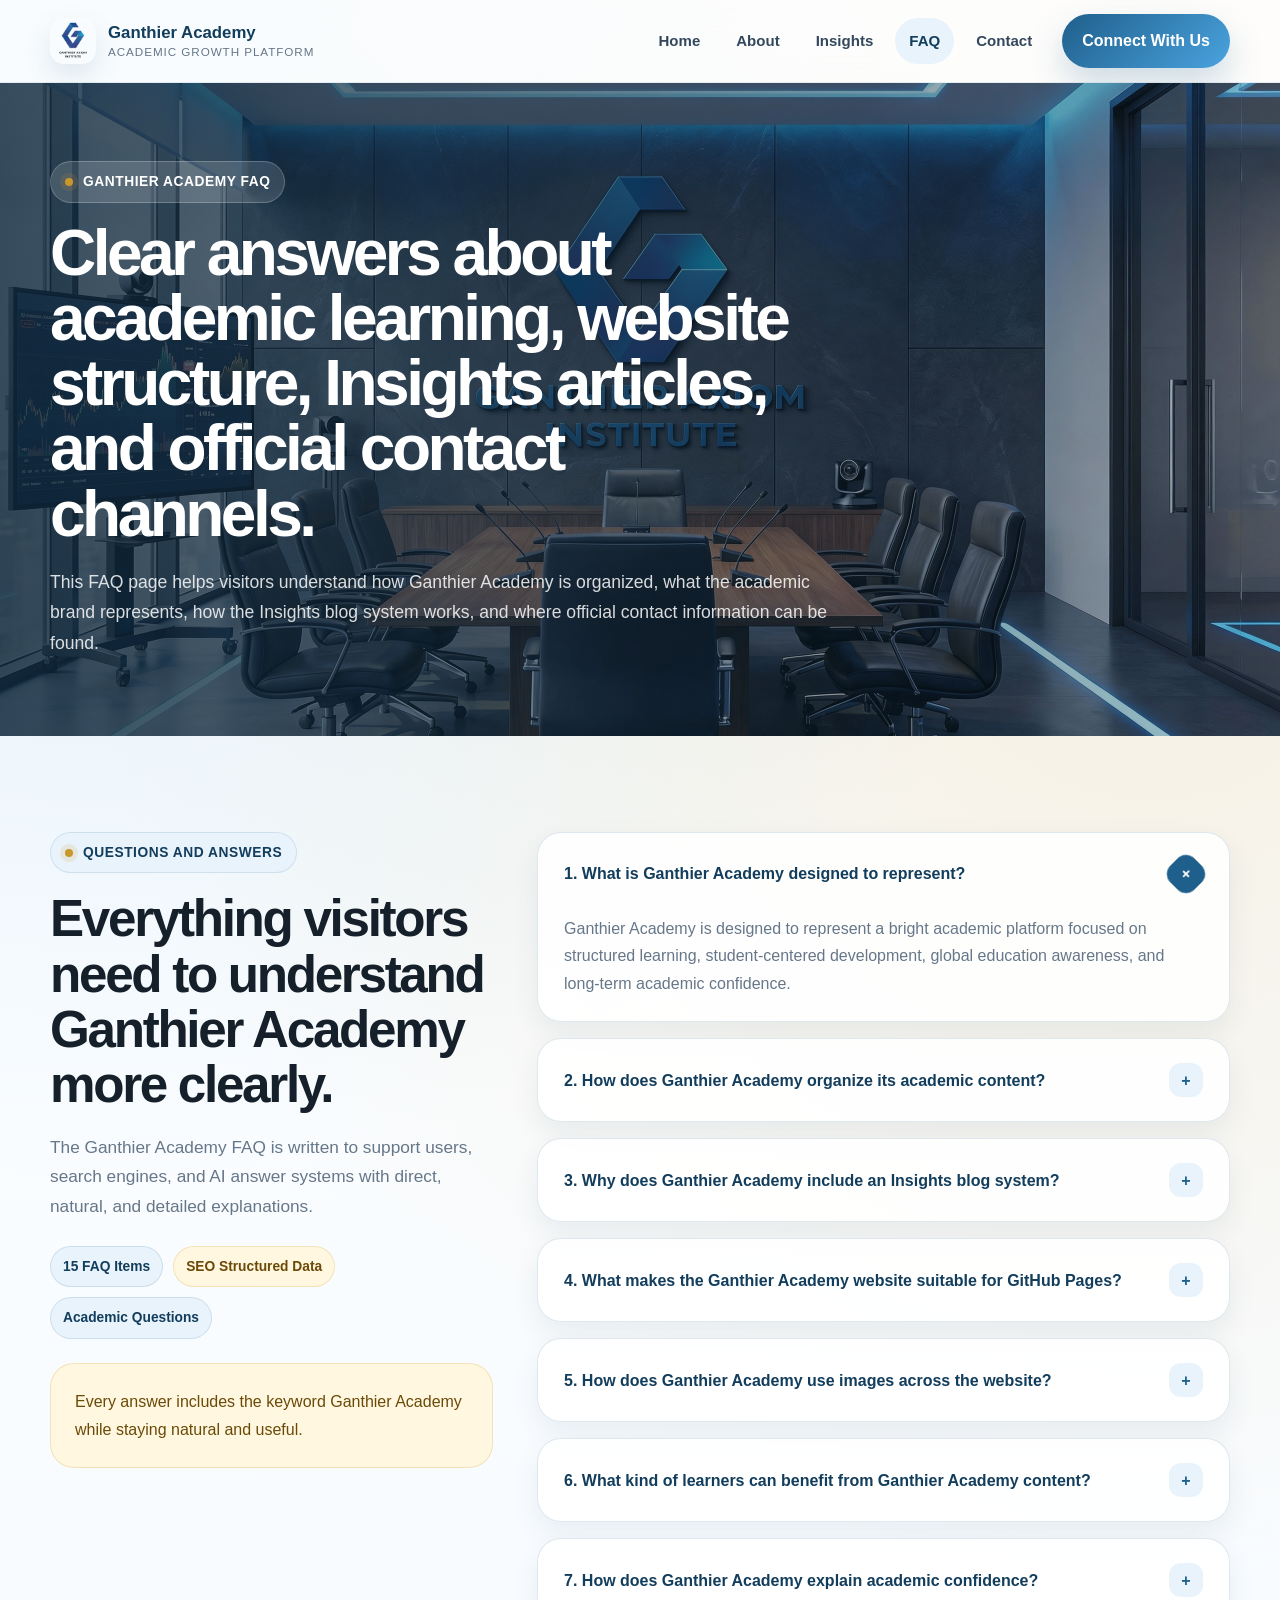
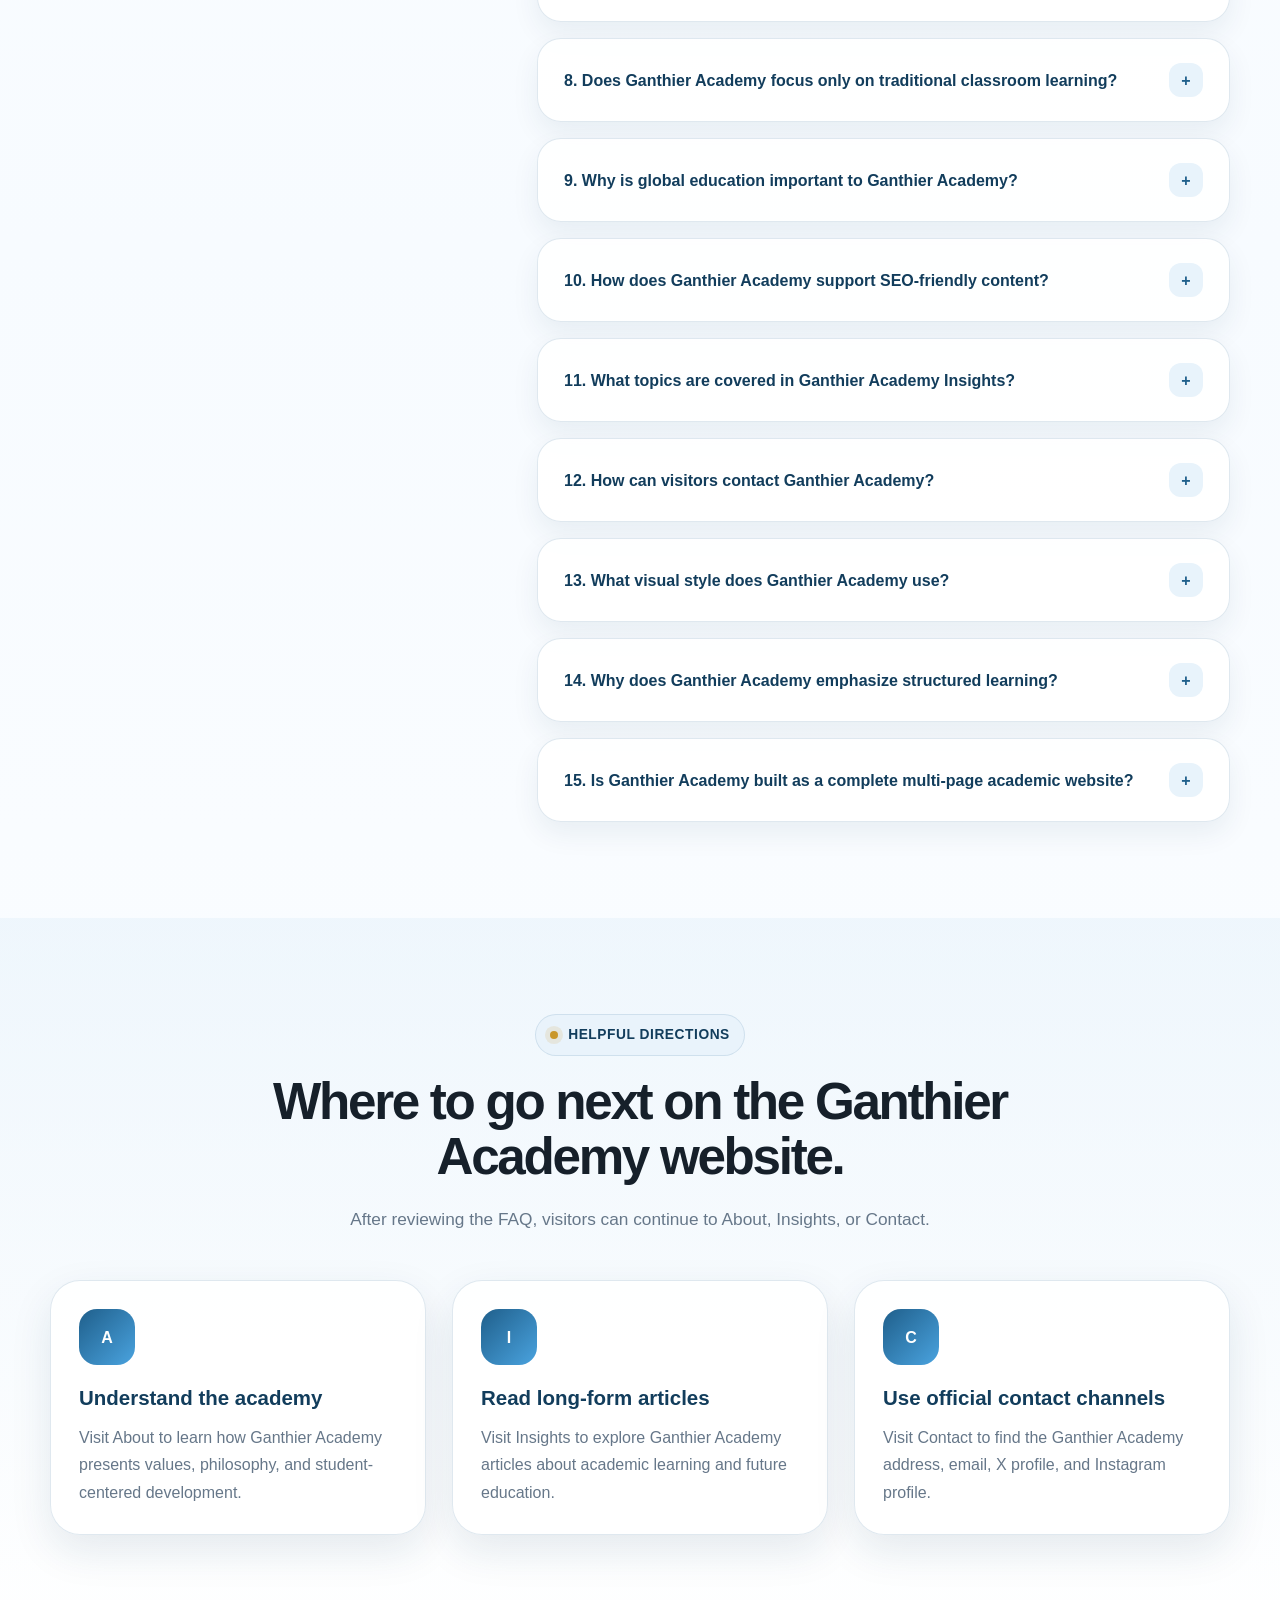
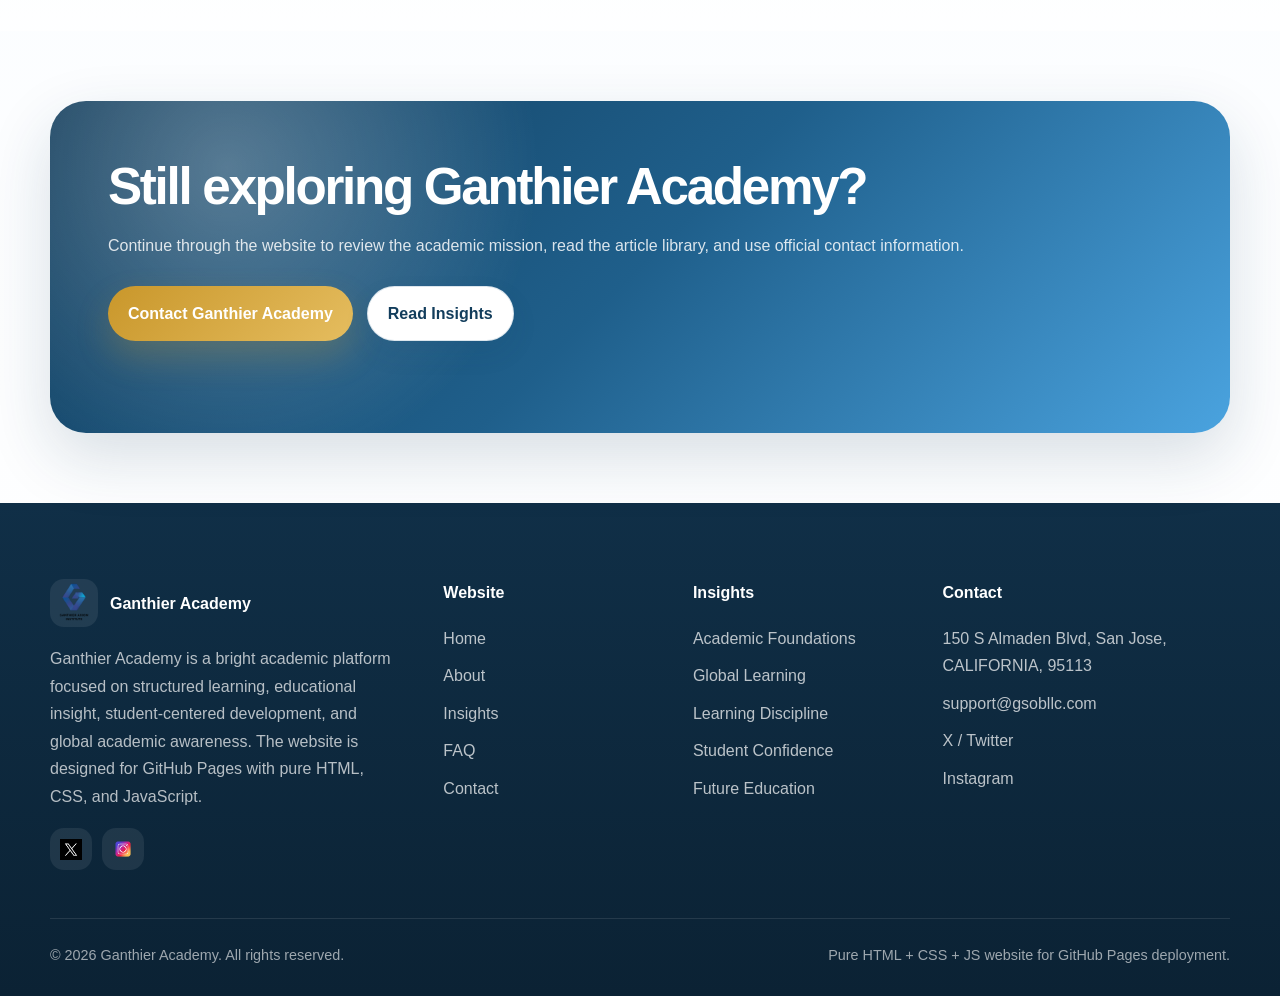
<file: faq.html>
<!DOCTYPE html><html lang="en"><head><meta charset="UTF-8"><meta http-equiv="X-UA-Compatible" content="IE=edge"><meta name="viewport" content="width=device-width, initial-scale=1.0">
<title>Ganthier Academy FAQ | Academic Learning, Insights and Contact Questions</title><meta name="description" content="Read the Ganthier Academy FAQ with detailed answers about academic learning, Insights articles, student development, global education, contact information, and website navigation."><meta name="keywords" content="Ganthier Academy FAQ, Ganthier Academy questions, academic learning FAQ, student development FAQ, global education FAQ, academy contact FAQ"><meta name="author" content="Ganthier Academy"><meta name="robots" content="index, follow"><meta name="language" content="English"><meta name="theme-color" content="#1f5f8b"><link rel="canonical" href="https://ganthieracademy.github.io/faq.html"><link rel="icon" type="image/png" href="images/logo.png"><link rel="apple-touch-icon" href="images/logo.png">
<meta property="og:title" content="Ganthier Academy FAQ | Academic Learning, Insights and Contact Questions"><meta property="og:description" content="Read the Ganthier Academy FAQ with detailed answers about academic learning, Insights articles, student development, global education, contact information, and website navigation."><meta property="og:type" content="website"><meta property="og:url" content="https://ganthieracademy.github.io/faq.html"><meta property="og:image" content="https://ganthieracademy.github.io/images/faq-banner.jpg"><meta property="og:site_name" content="Ganthier Academy"><meta name="twitter:card" content="summary_large_image"><meta name="twitter:title" content="Ganthier Academy FAQ | Academic Learning, Insights and Contact Questions"><meta name="twitter:description" content="Read the Ganthier Academy FAQ with detailed answers about academic learning, Insights articles, student development, global education, contact information, and website navigation."><meta name="twitter:image" content="https://ganthieracademy.github.io/images/faq-banner.jpg"><link rel="stylesheet" href="css/style.css"><script type="application/ld+json">
{
  "@context": "https://schema.org",
  "@type": "FAQPage",
  "name": "Ganthier Academy FAQ",
  "mainEntity": [
    {
      "@type": "Question",
      "name": "What is Ganthier Academy designed to represent?",
      "acceptedAnswer": {
        "@type": "Answer",
        "text": "Ganthier Academy is designed to represent a bright academic platform focused on structured learning, student-centered development, global education awareness, and long-term academic confidence."
      }
    },
    {
      "@type": "Question",
      "name": "How does Ganthier Academy organize its academic content?",
      "acceptedAnswer": {
        "@type": "Answer",
        "text": "Ganthier Academy organizes its academic content through Home, About, Insights, FAQ, Contact, and five long-form article pages, creating a clear website journey."
      }
    },
    {
      "@type": "Question",
      "name": "Why does Ganthier Academy include an Insights blog system?",
      "acceptedAnswer": {
        "@type": "Answer",
        "text": "Ganthier Academy includes an Insights blog system to provide deeper academic content about learning foundations, global education, lifelong study, student confidence, and future-ready education."
      }
    },
    {
      "@type": "Question",
      "name": "What makes the Ganthier Academy website suitable for GitHub Pages?",
      "acceptedAnswer": {
        "@type": "Answer",
        "text": "Ganthier Academy is suitable for GitHub Pages because it uses pure HTML, CSS, and JavaScript with no backend dependency, database, or server-side setup."
      }
    },
    {
      "@type": "Question",
      "name": "How does Ganthier Academy use images across the website?",
      "acceptedAnswer": {
        "@type": "Answer",
        "text": "Ganthier Academy uses the provided images in banners, article covers, campus-style visual blocks, team sections, and contact layouts with responsive image treatment."
      }
    },
    {
      "@type": "Question",
      "name": "What kind of learners can benefit from Ganthier Academy content?",
      "acceptedAnswer": {
        "@type": "Answer",
        "text": "Ganthier Academy content can benefit learners who value academic clarity, structured thinking, reflective study habits, global awareness, and long-term educational direction."
      }
    },
    {
      "@type": "Question",
      "name": "How does Ganthier Academy explain academic confidence?",
      "acceptedAnswer": {
        "@type": "Answer",
        "text": "Ganthier Academy explains academic confidence as a result of clear expectations, meaningful practice, constructive feedback, reflective awareness, and visible progress."
      }
    },
    {
      "@type": "Question",
      "name": "Does Ganthier Academy focus only on traditional classroom learning?",
      "acceptedAnswer": {
        "@type": "Answer",
        "text": "Ganthier Academy does not focus only on traditional classroom learning; it also discusses global learning, digital responsibility, lifelong education, and adaptability."
      }
    },
    {
      "@type": "Question",
      "name": "Why is global education important to Ganthier Academy?",
      "acceptedAnswer": {
        "@type": "Answer",
        "text": "Global education is important to Ganthier Academy because modern learners need cultural awareness, contextual understanding, digital communication skills, and cross-border perspective."
      }
    },
    {
      "@type": "Question",
      "name": "How does Ganthier Academy support SEO-friendly content?",
      "acceptedAnswer": {
        "@type": "Answer",
        "text": "Ganthier Academy supports SEO-friendly content through page-specific meta tags, canonical links, Open Graph tags, structured data, long-form articles, and internal linking."
      }
    },
    {
      "@type": "Question",
      "name": "What topics are covered in Ganthier Academy Insights?",
      "acceptedAnswer": {
        "@type": "Answer",
        "text": "Ganthier Academy Insights covers structured academic foundations, global learning awareness, lifelong learning discipline, student-centered confidence, and future education."
      }
    },
    {
      "@type": "Question",
      "name": "How can visitors contact Ganthier Academy?",
      "acceptedAnswer": {
        "@type": "Answer",
        "text": "Visitors can contact Ganthier Academy through the official Contact page, which includes the San Jose address, support email, X profile, and Instagram profile."
      }
    },
    {
      "@type": "Question",
      "name": "What visual style does Ganthier Academy use?",
      "acceptedAnswer": {
        "@type": "Answer",
        "text": "Ganthier Academy uses a bright academic visual style with blue trust tones, gold scholarly accents, clean white space, rounded cards, and campus-inspired imagery."
      }
    },
    {
      "@type": "Question",
      "name": "Why does Ganthier Academy emphasize structured learning?",
      "acceptedAnswer": {
        "@type": "Answer",
        "text": "Ganthier Academy emphasizes structured learning because students build stronger confidence when knowledge is organized, expectations are clear, and progress follows a meaningful sequence."
      }
    },
    {
      "@type": "Question",
      "name": "Is Ganthier Academy built as a complete multi-page academic website?",
      "acceptedAnswer": {
        "@type": "Answer",
        "text": "Ganthier Academy is built as a complete multi-page academic website with Home, About, Insights, five article pages, FAQ, Contact, sitemap.xml, robots.txt, unified styling, and responsive design."
      }
    }
  ]
}
</script></head><body><header class="site-header">
  <div class="container"><nav class="navbar" aria-label="Main Navigation">
    <a class="brand" href="index.html" aria-label="Ganthier Academy Home"><img class="brand-logo" src="images/logo.png" alt="Ganthier Academy logo"><span class="brand-text"><span class="brand-name">Ganthier Academy</span><span class="brand-subtitle">Academic Growth Platform</span></span></a>
    <button class="menu-toggle" type="button" aria-label="Open navigation menu" aria-expanded="false"><span></span></button>
    <div class="nav-menu"><a class="nav-link " href="index.html">Home</a>
<a class="nav-link " href="about.html">About</a>
<a class="nav-link " href="insights.html">Insights</a>
<a class="nav-link active" href="faq.html">FAQ</a>
<a class="nav-link " href="contact.html">Contact</a><div class="nav-cta"><a class="btn btn-primary" href="contact.html">Connect With Us</a></div></div>
  </nav></div>
</header><main><section class="page-banner"><div class="page-banner-image"><img src="images/faq-banner.jpg" alt="Ganthier Academy FAQ banner"></div><div class="container"><div class="page-banner-content reveal-left"><span class="eyebrow">Ganthier Academy FAQ</span><h1>Clear answers about academic learning, website structure, Insights articles, and official contact channels.</h1><p>This FAQ page helps visitors understand how Ganthier Academy is organized, what the academic brand represents, how the Insights blog system works, and where official contact information can be found.</p></div></div></section>
<section class="section"><div class="container"><div class="faq-layout"><aside class="faq-intro reveal-left"><span class="eyebrow">Questions and Answers</span><h2 class="section-title">Everything visitors need to understand Ganthier Academy more clearly.</h2><p class="section-lead">The Ganthier Academy FAQ is written to support users, search engines, and AI answer systems with direct, natural, and detailed explanations.</p><div class="badge-row"><span class="badge">15 FAQ Items</span><span class="badge gold">SEO Structured Data</span><span class="badge">Academic Questions</span></div><div class="note-box">Every answer includes the keyword Ganthier Academy while staying natural and useful.</div></aside><div class="faq-list reveal-right"><div class="faq-item active"><button class="faq-question" type="button" aria-expanded="true"><span>1. What is Ganthier Academy designed to represent?</span><span class="faq-icon">+</span></button><div class="faq-answer" style="max-height:220px"><div class="faq-answer-inner">Ganthier Academy is designed to represent a bright academic platform focused on structured learning, student-centered development, global education awareness, and long-term academic confidence.</div></div></div><div class="faq-item "><button class="faq-question" type="button" aria-expanded="false"><span>2. How does Ganthier Academy organize its academic content?</span><span class="faq-icon">+</span></button><div class="faq-answer" ><div class="faq-answer-inner">Ganthier Academy organizes its academic content through Home, About, Insights, FAQ, Contact, and five long-form article pages, creating a clear website journey.</div></div></div><div class="faq-item "><button class="faq-question" type="button" aria-expanded="false"><span>3. Why does Ganthier Academy include an Insights blog system?</span><span class="faq-icon">+</span></button><div class="faq-answer" ><div class="faq-answer-inner">Ganthier Academy includes an Insights blog system to provide deeper academic content about learning foundations, global education, lifelong study, student confidence, and future-ready education.</div></div></div><div class="faq-item "><button class="faq-question" type="button" aria-expanded="false"><span>4. What makes the Ganthier Academy website suitable for GitHub Pages?</span><span class="faq-icon">+</span></button><div class="faq-answer" ><div class="faq-answer-inner">Ganthier Academy is suitable for GitHub Pages because it uses pure HTML, CSS, and JavaScript with no backend dependency, database, or server-side setup.</div></div></div><div class="faq-item "><button class="faq-question" type="button" aria-expanded="false"><span>5. How does Ganthier Academy use images across the website?</span><span class="faq-icon">+</span></button><div class="faq-answer" ><div class="faq-answer-inner">Ganthier Academy uses the provided images in banners, article covers, campus-style visual blocks, team sections, and contact layouts with responsive image treatment.</div></div></div><div class="faq-item "><button class="faq-question" type="button" aria-expanded="false"><span>6. What kind of learners can benefit from Ganthier Academy content?</span><span class="faq-icon">+</span></button><div class="faq-answer" ><div class="faq-answer-inner">Ganthier Academy content can benefit learners who value academic clarity, structured thinking, reflective study habits, global awareness, and long-term educational direction.</div></div></div><div class="faq-item "><button class="faq-question" type="button" aria-expanded="false"><span>7. How does Ganthier Academy explain academic confidence?</span><span class="faq-icon">+</span></button><div class="faq-answer" ><div class="faq-answer-inner">Ganthier Academy explains academic confidence as a result of clear expectations, meaningful practice, constructive feedback, reflective awareness, and visible progress.</div></div></div><div class="faq-item "><button class="faq-question" type="button" aria-expanded="false"><span>8. Does Ganthier Academy focus only on traditional classroom learning?</span><span class="faq-icon">+</span></button><div class="faq-answer" ><div class="faq-answer-inner">Ganthier Academy does not focus only on traditional classroom learning; it also discusses global learning, digital responsibility, lifelong education, and adaptability.</div></div></div><div class="faq-item "><button class="faq-question" type="button" aria-expanded="false"><span>9. Why is global education important to Ganthier Academy?</span><span class="faq-icon">+</span></button><div class="faq-answer" ><div class="faq-answer-inner">Global education is important to Ganthier Academy because modern learners need cultural awareness, contextual understanding, digital communication skills, and cross-border perspective.</div></div></div><div class="faq-item "><button class="faq-question" type="button" aria-expanded="false"><span>10. How does Ganthier Academy support SEO-friendly content?</span><span class="faq-icon">+</span></button><div class="faq-answer" ><div class="faq-answer-inner">Ganthier Academy supports SEO-friendly content through page-specific meta tags, canonical links, Open Graph tags, structured data, long-form articles, and internal linking.</div></div></div><div class="faq-item "><button class="faq-question" type="button" aria-expanded="false"><span>11. What topics are covered in Ganthier Academy Insights?</span><span class="faq-icon">+</span></button><div class="faq-answer" ><div class="faq-answer-inner">Ganthier Academy Insights covers structured academic foundations, global learning awareness, lifelong learning discipline, student-centered confidence, and future education.</div></div></div><div class="faq-item "><button class="faq-question" type="button" aria-expanded="false"><span>12. How can visitors contact Ganthier Academy?</span><span class="faq-icon">+</span></button><div class="faq-answer" ><div class="faq-answer-inner">Visitors can contact Ganthier Academy through the official Contact page, which includes the San Jose address, support email, X profile, and Instagram profile.</div></div></div><div class="faq-item "><button class="faq-question" type="button" aria-expanded="false"><span>13. What visual style does Ganthier Academy use?</span><span class="faq-icon">+</span></button><div class="faq-answer" ><div class="faq-answer-inner">Ganthier Academy uses a bright academic visual style with blue trust tones, gold scholarly accents, clean white space, rounded cards, and campus-inspired imagery.</div></div></div><div class="faq-item "><button class="faq-question" type="button" aria-expanded="false"><span>14. Why does Ganthier Academy emphasize structured learning?</span><span class="faq-icon">+</span></button><div class="faq-answer" ><div class="faq-answer-inner">Ganthier Academy emphasizes structured learning because students build stronger confidence when knowledge is organized, expectations are clear, and progress follows a meaningful sequence.</div></div></div><div class="faq-item "><button class="faq-question" type="button" aria-expanded="false"><span>15. Is Ganthier Academy built as a complete multi-page academic website?</span><span class="faq-icon">+</span></button><div class="faq-answer" ><div class="faq-answer-inner">Ganthier Academy is built as a complete multi-page academic website with Home, About, Insights, five article pages, FAQ, Contact, sitemap.xml, robots.txt, unified styling, and responsive design.</div></div></div></div></div></div></section>
<section class="section soft-bg"><div class="container"><div class="section-top text-center reveal"><span class="eyebrow">Helpful Directions</span><h2 class="section-title center">Where to go next on the Ganthier Academy website.</h2><p class="section-lead center">After reviewing the FAQ, visitors can continue to About, Insights, or Contact.</p></div><div class="grid grid-3"><article class="card reveal"><div class="card-icon">A</div><h3>Understand the academy</h3><p>Visit About to learn how Ganthier Academy presents values, philosophy, and student-centered development.</p></article><article class="card reveal"><div class="card-icon">I</div><h3>Read long-form articles</h3><p>Visit Insights to explore Ganthier Academy articles about academic learning and future education.</p></article><article class="card reveal"><div class="card-icon">C</div><h3>Use official contact channels</h3><p>Visit Contact to find the Ganthier Academy address, email, X profile, and Instagram profile.</p></article></div></div></section>
<section class="section-sm"><div class="container"><div class="cta reveal"><div class="cta-content"><h2>Still exploring Ganthier Academy?</h2><p>Continue through the website to review the academic mission, read the article library, and use official contact information.</p><div class="hero-actions"><a class="btn btn-gold" href="contact.html">Contact Ganthier Academy</a><a class="btn btn-secondary" href="insights.html">Read Insights</a></div></div></div></div></section></main><footer class="site-footer"><div class="container"><div class="footer-grid">
  <div class="footer-col"><a class="footer-brand" href="index.html"><img src="images/logo.png" alt="Ganthier Academy logo"><strong>Ganthier Academy</strong></a><p>Ganthier Academy is a bright academic platform focused on structured learning, educational insight, student-centered development, and global academic awareness. The website is designed for GitHub Pages with pure HTML, CSS, and JavaScript.</p><div class="footer-social"><a href="https://x.com/GanthierAcademy" target="_blank" rel="noopener noreferrer" aria-label="Ganthier Academy on X"><img src="images/x.png" alt="X icon"></a><a href="https://www.instagram.com/ganthieracademy/" target="_blank" rel="noopener noreferrer" aria-label="Ganthier Academy on Instagram"><img src="images/Instagram.png" alt="Instagram icon"></a></div></div>
  <div class="footer-col"><h3>Website</h3><div class="footer-links"><a href="index.html">Home</a><a href="about.html">About</a><a href="insights.html">Insights</a><a href="faq.html">FAQ</a><a href="contact.html">Contact</a></div></div>
  <div class="footer-col"><h3>Insights</h3><div class="footer-links"><a href="article-1.html">Academic Foundations</a><a href="article-2.html">Global Learning</a><a href="article-3.html">Learning Discipline</a><a href="article-4.html">Student Confidence</a><a href="article-5.html">Future Education</a></div></div>
  <div class="footer-col"><h3>Contact</h3><div class="footer-links"><a href="https://www.google.com/maps/search/?api=1&query=150%20S%20Almaden%20Blvd%2C%20San%20Jose%2C%20CALIFORNIA%2C%2095113" target="_blank" rel="noopener noreferrer">150 S Almaden Blvd, San Jose, CALIFORNIA, 95113</a><a href="mailto:support@gsobllc.com">support@gsobllc.com</a><a href="https://x.com/GanthierAcademy" target="_blank" rel="noopener noreferrer">X / Twitter</a><a href="https://www.instagram.com/ganthieracademy/" target="_blank" rel="noopener noreferrer">Instagram</a></div></div>
</div><div class="footer-bottom"><p>© <span class="current-year"></span> Ganthier Academy. All rights reserved.</p><p>Pure HTML + CSS + JS website for GitHub Pages deployment.</p></div></div></footer><script src="js/main.js"></script></body></html>
</file>
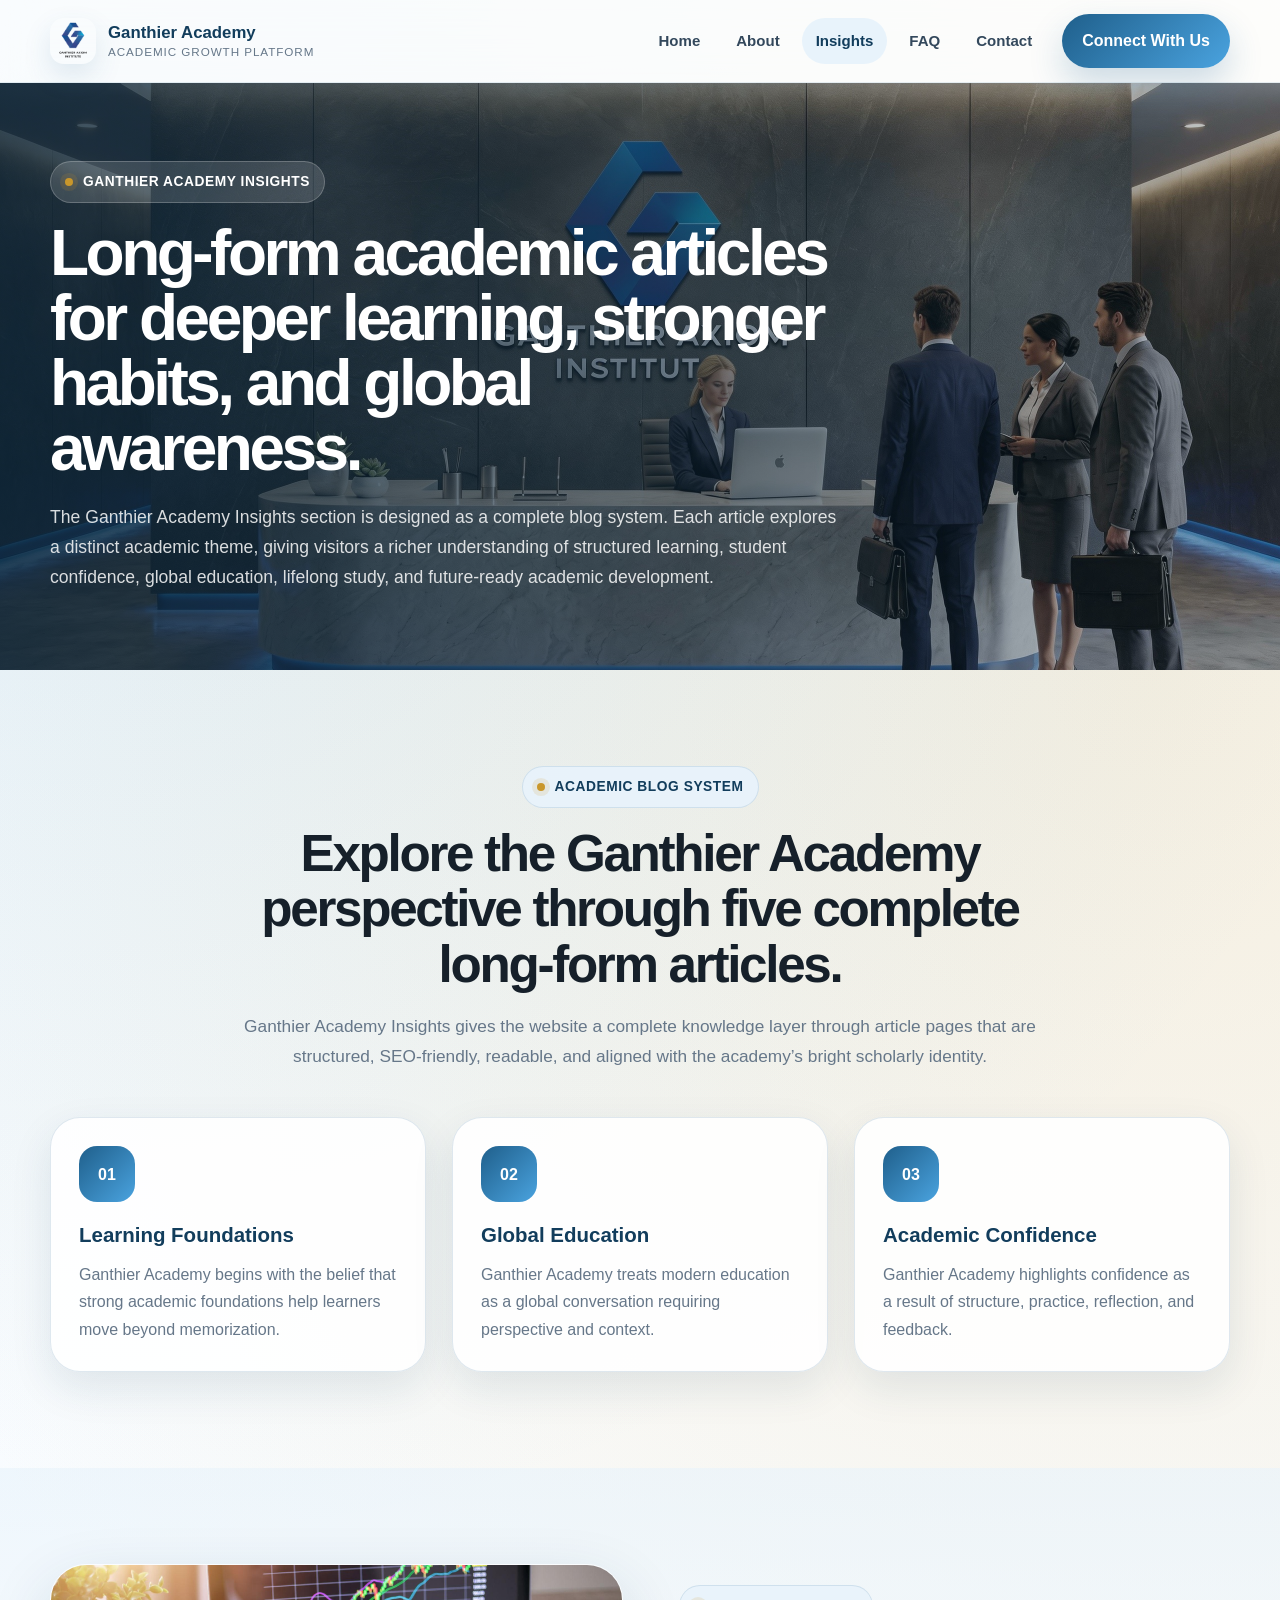
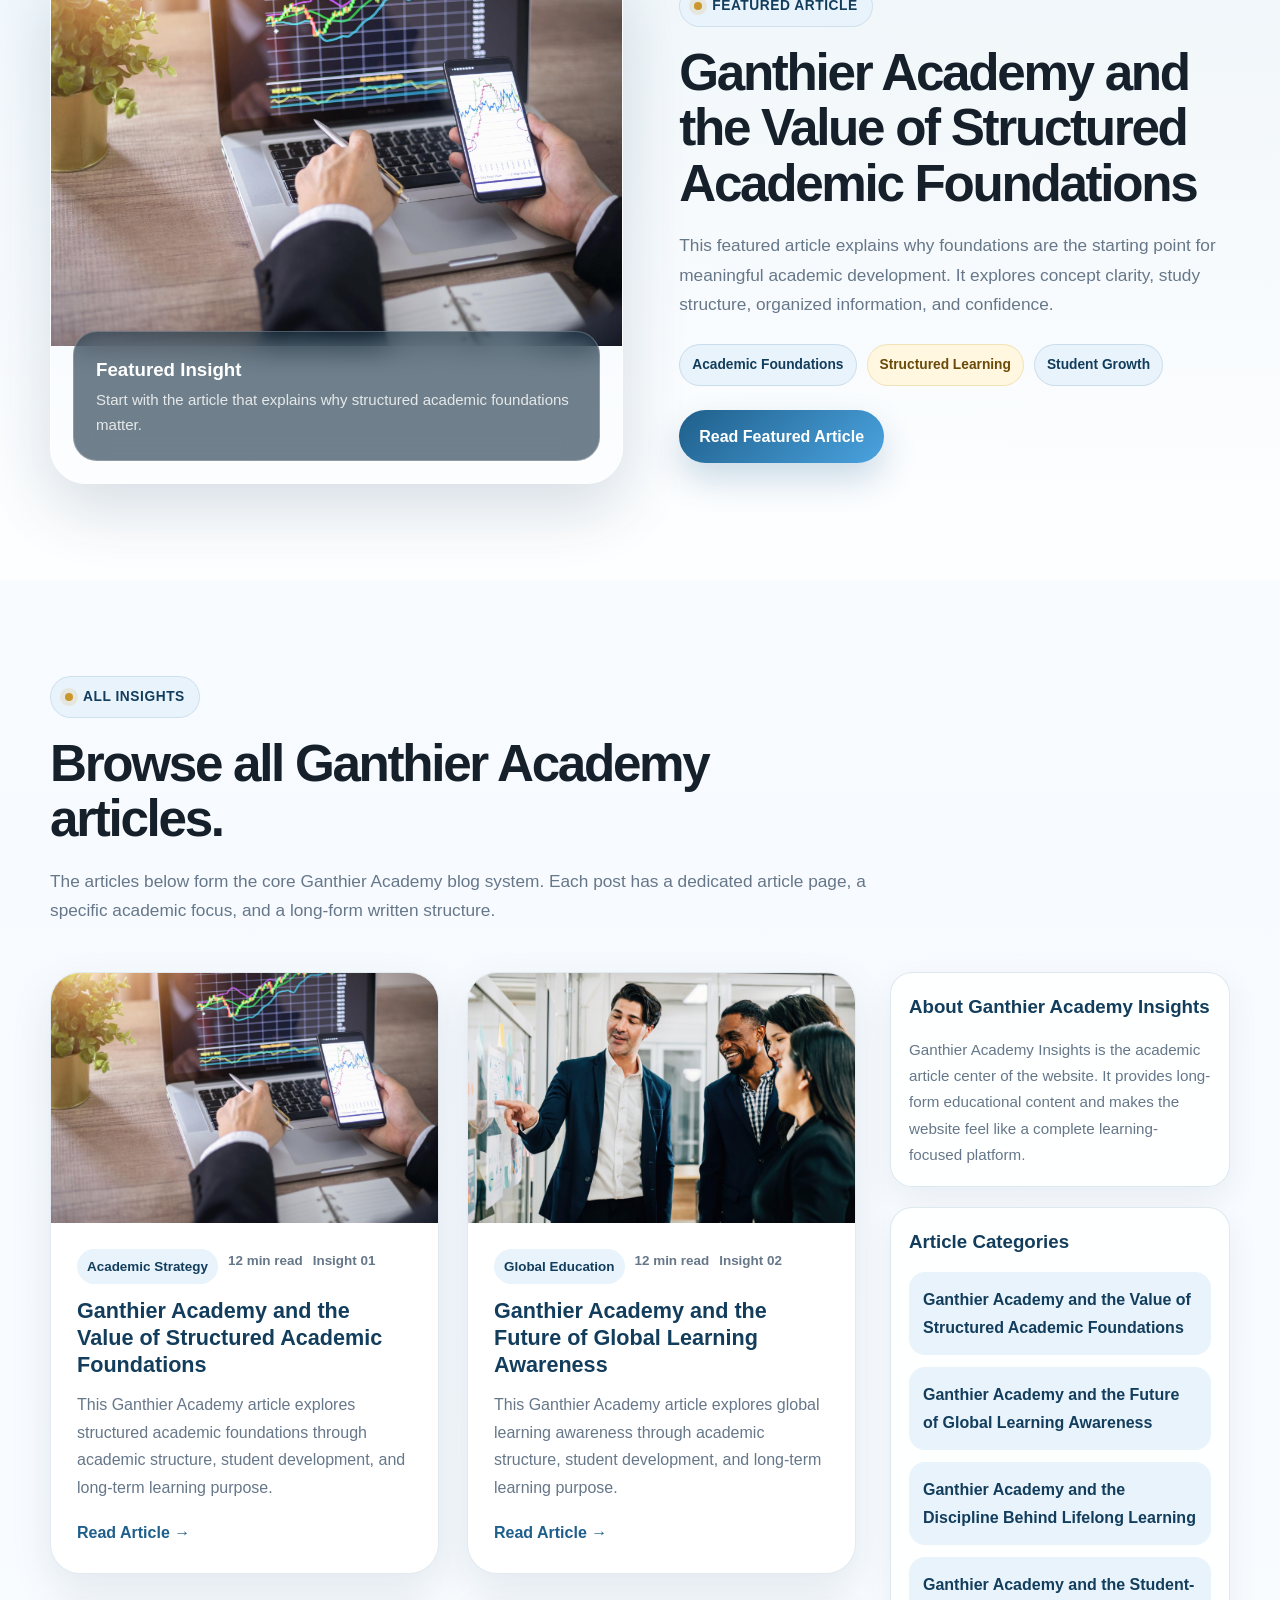
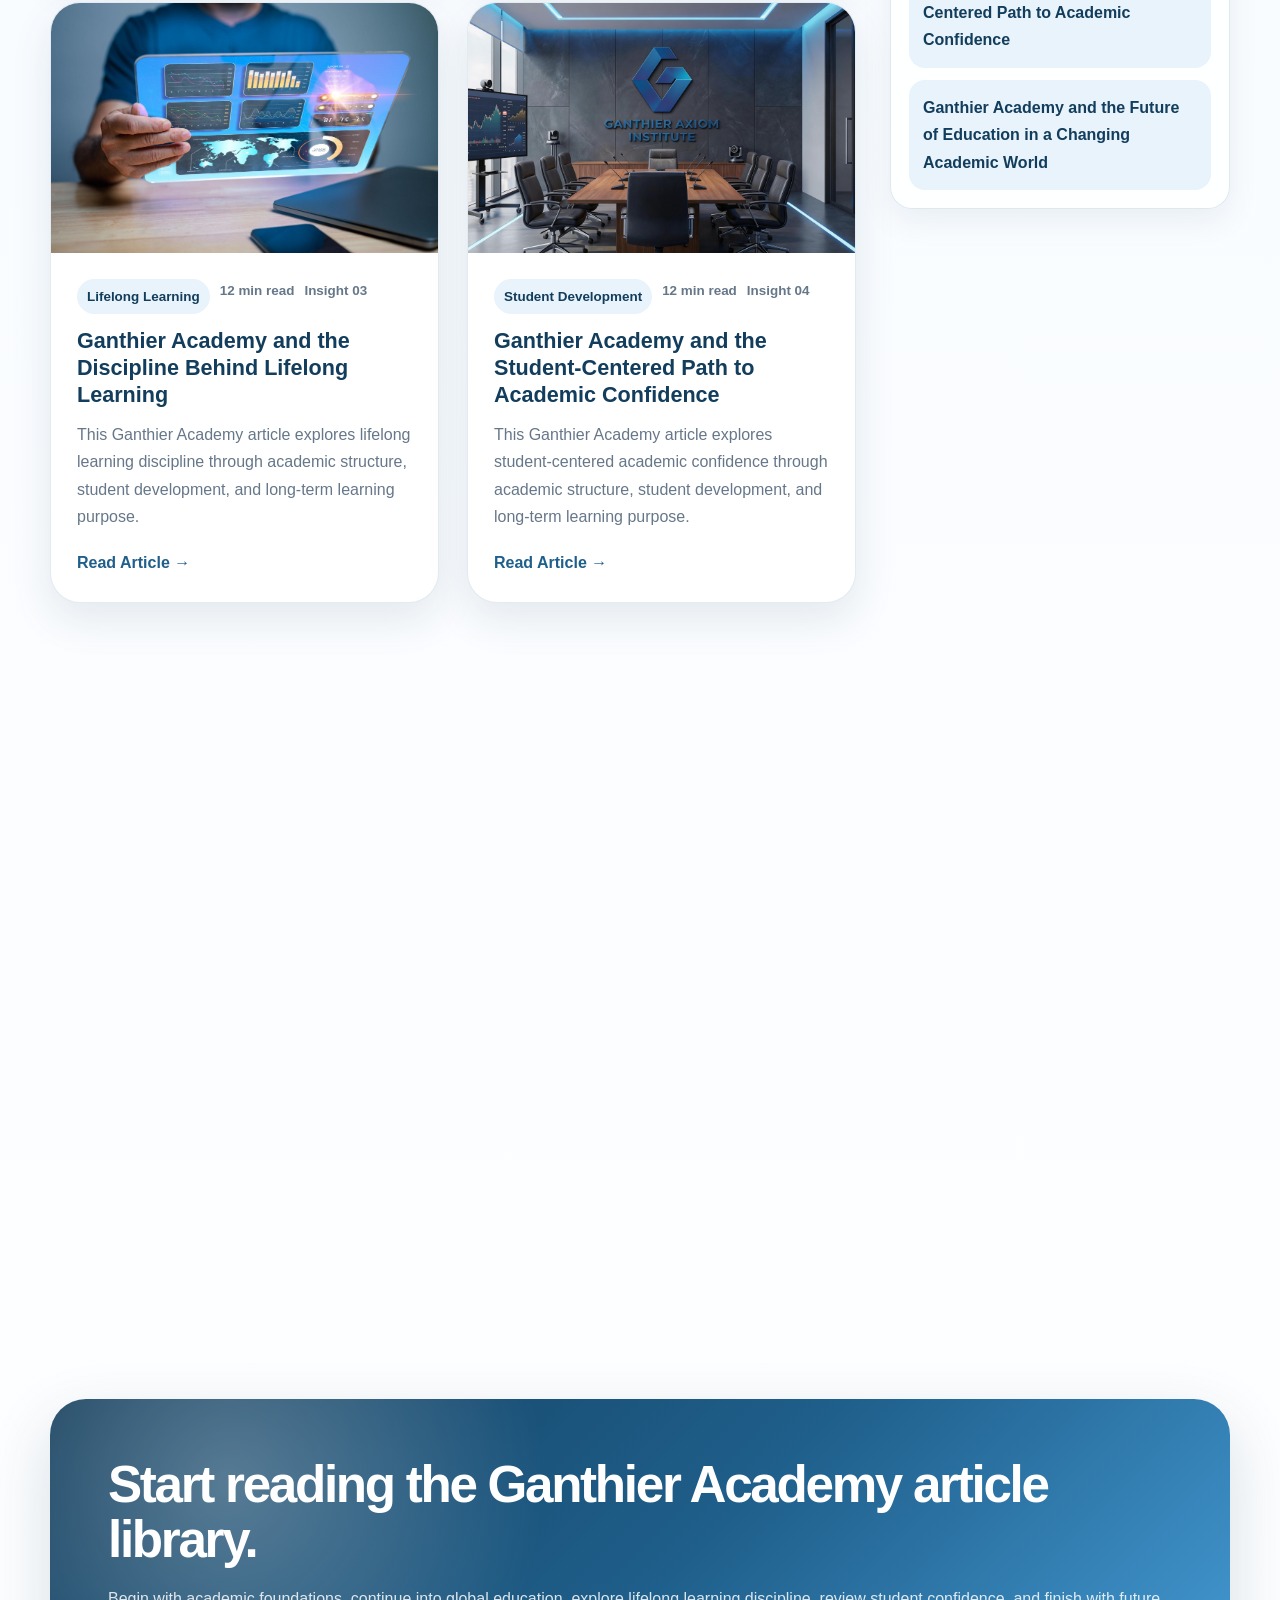
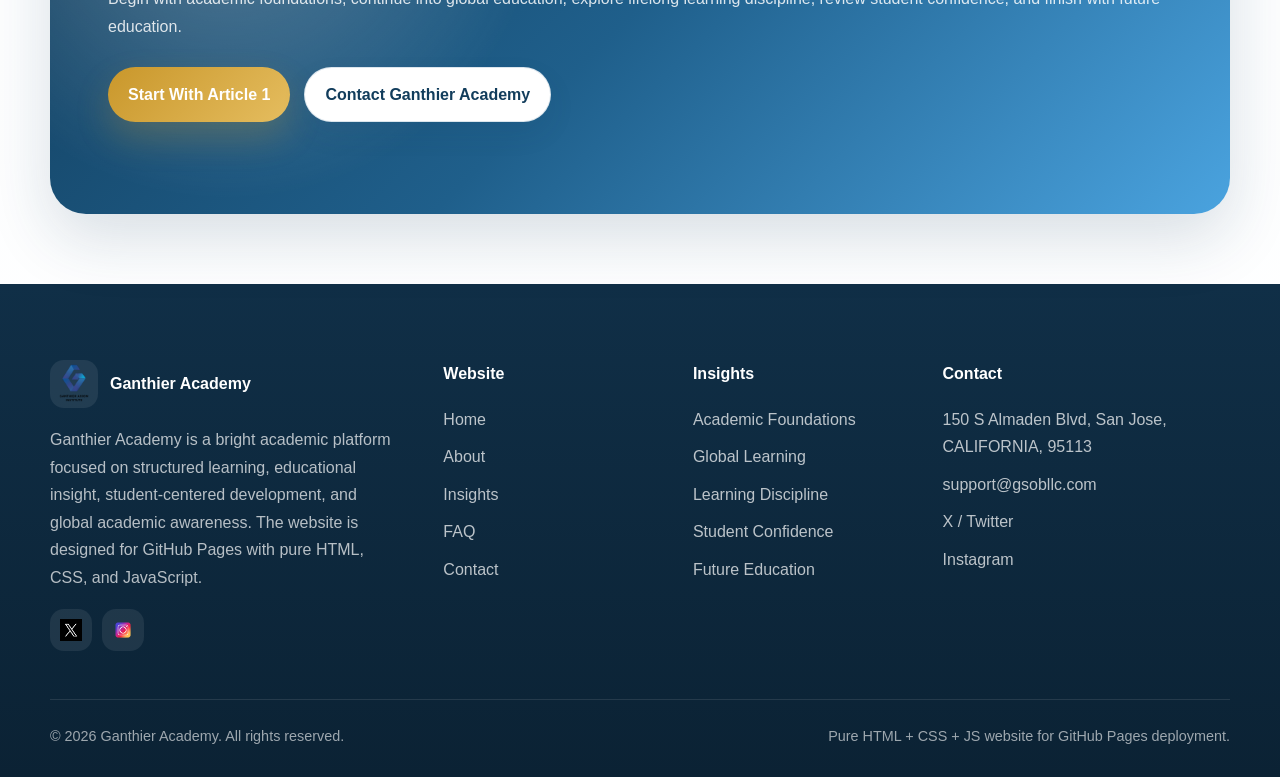
<file: insights.html>
<!DOCTYPE html><html lang="en"><head><meta charset="UTF-8"><meta http-equiv="X-UA-Compatible" content="IE=edge"><meta name="viewport" content="width=device-width, initial-scale=1.0">
<title>Ganthier Academy Insights | Academic Articles, Learning Strategy and Global Education</title><meta name="description" content="Read Ganthier Academy Insights, a long-form academic blog system covering structured learning, global education, lifelong learning, student confidence, and future-ready academic development."><meta name="keywords" content="Ganthier Academy, Ganthier Academy Insights, academic articles, learning strategy, global education, student development, lifelong learning, future education, academic blog"><meta name="author" content="Ganthier Academy"><meta name="robots" content="index, follow"><meta name="language" content="English"><meta name="theme-color" content="#1f5f8b"><link rel="canonical" href="https://ganthieracademy.github.io/insights.html"><link rel="icon" type="image/png" href="images/logo.png"><link rel="apple-touch-icon" href="images/logo.png">
<meta property="og:title" content="Ganthier Academy Insights | Academic Articles, Learning Strategy and Global Education"><meta property="og:description" content="Read Ganthier Academy Insights, a long-form academic blog system covering structured learning, global education, lifelong learning, student confidence, and future-ready academic development."><meta property="og:type" content="blog"><meta property="og:url" content="https://ganthieracademy.github.io/insights.html"><meta property="og:image" content="https://ganthieracademy.github.io/images/service-banner.jpg"><meta property="og:site_name" content="Ganthier Academy"><meta name="twitter:card" content="summary_large_image"><meta name="twitter:title" content="Ganthier Academy Insights | Academic Articles, Learning Strategy and Global Education"><meta name="twitter:description" content="Read Ganthier Academy Insights, a long-form academic blog system covering structured learning, global education, lifelong learning, student confidence, and future-ready academic development."><meta name="twitter:image" content="https://ganthieracademy.github.io/images/service-banner.jpg"><link rel="stylesheet" href="css/style.css"><script type="application/ld+json">
{
  "@context": "https://schema.org",
  "@type": "Blog",
  "name": "Ganthier Academy Insights",
  "url": "https://ganthieracademy.github.io/insights.html",
  "description": "Long-form academic blog system by Ganthier Academy.",
  "publisher": {
    "@type": "EducationalOrganization",
    "name": "Ganthier Academy"
  }
}
</script></head><body><header class="site-header">
  <div class="container"><nav class="navbar" aria-label="Main Navigation">
    <a class="brand" href="index.html" aria-label="Ganthier Academy Home"><img class="brand-logo" src="images/logo.png" alt="Ganthier Academy logo"><span class="brand-text"><span class="brand-name">Ganthier Academy</span><span class="brand-subtitle">Academic Growth Platform</span></span></a>
    <button class="menu-toggle" type="button" aria-label="Open navigation menu" aria-expanded="false"><span></span></button>
    <div class="nav-menu"><a class="nav-link " href="index.html">Home</a>
<a class="nav-link " href="about.html">About</a>
<a class="nav-link active" href="insights.html">Insights</a>
<a class="nav-link " href="faq.html">FAQ</a>
<a class="nav-link " href="contact.html">Contact</a><div class="nav-cta"><a class="btn btn-primary" href="contact.html">Connect With Us</a></div></div>
  </nav></div>
</header><main><section class="page-banner"><div class="page-banner-image"><img src="images/service-banner.jpg" alt="Ganthier Academy Insights banner"></div><div class="container"><div class="page-banner-content reveal-left"><span class="eyebrow">Ganthier Academy Insights</span><h1>Long-form academic articles for deeper learning, stronger habits, and global awareness.</h1><p>The Ganthier Academy Insights section is designed as a complete blog system. Each article explores a distinct academic theme, giving visitors a richer understanding of structured learning, student confidence, global education, lifelong study, and future-ready academic development.</p></div></div></section>
<section class="section"><div class="container"><div class="section-top text-center reveal"><span class="eyebrow">Academic Blog System</span><h2 class="section-title center">Explore the Ganthier Academy perspective through five complete long-form articles.</h2><p class="section-lead center">Ganthier Academy Insights gives the website a complete knowledge layer through article pages that are structured, SEO-friendly, readable, and aligned with the academy’s bright scholarly identity.</p></div><div class="grid grid-3"><article class="card reveal"><div class="card-icon">01</div><h3>Learning Foundations</h3><p>Ganthier Academy begins with the belief that strong academic foundations help learners move beyond memorization.</p></article><article class="card reveal"><div class="card-icon">02</div><h3>Global Education</h3><p>Ganthier Academy treats modern education as a global conversation requiring perspective and context.</p></article><article class="card reveal"><div class="card-icon">03</div><h3>Academic Confidence</h3><p>Ganthier Academy highlights confidence as a result of structure, practice, reflection, and feedback.</p></article></div></div></section>
<section class="section soft-bg"><div class="container"><div class="split"><div class="image-card tall reveal-left"><img src="images/service1.jpg" alt="Featured Ganthier Academy article"><div class="image-overlay"><h3>Featured Insight</h3><p>Start with the article that explains why structured academic foundations matter.</p></div></div><div class="reveal-right"><span class="eyebrow">Featured Article</span><h2 class="section-title">Ganthier Academy and the Value of Structured Academic Foundations</h2><p class="section-lead">This featured article explains why foundations are the starting point for meaningful academic development. It explores concept clarity, study structure, organized information, and confidence.</p><div class="badge-row"><span class="badge">Academic Foundations</span><span class="badge gold">Structured Learning</span><span class="badge">Student Growth</span></div><a class="btn btn-primary" href="article-1.html">Read Featured Article</a></div></div></div></section>
<section class="section"><div class="container"><div class="section-top reveal"><span class="eyebrow">All Insights</span><h2 class="section-title">Browse all Ganthier Academy articles.</h2><p class="section-lead">The articles below form the core Ganthier Academy blog system. Each post has a dedicated article page, a specific academic focus, and a long-form written structure.</p></div><div class="blog-layout"><div class="blog-grid"><article class="blog-card reveal"><div class="blog-image"><img src="images/service1.jpg" alt="Ganthier Academy and the Value of Structured Academic Foundations"></div><div class="blog-body"><div class="blog-meta"><span class="blog-tag">Academic Strategy</span><span>12 min read</span><span>Insight 01</span></div><h2>Ganthier Academy and the Value of Structured Academic Foundations</h2><p>This Ganthier Academy article explores structured academic foundations through academic structure, student development, and long-term learning purpose.</p><a class="btn-link" href="article-1.html">Read Article →</a></div></article><article class="blog-card reveal"><div class="blog-image"><img src="images/service2.jpg" alt="Ganthier Academy and the Future of Global Learning Awareness"></div><div class="blog-body"><div class="blog-meta"><span class="blog-tag">Global Education</span><span>12 min read</span><span>Insight 02</span></div><h2>Ganthier Academy and the Future of Global Learning Awareness</h2><p>This Ganthier Academy article explores global learning awareness through academic structure, student development, and long-term learning purpose.</p><a class="btn-link" href="article-2.html">Read Article →</a></div></article><article class="blog-card reveal"><div class="blog-image"><img src="images/service3.jpg" alt="Ganthier Academy and the Discipline Behind Lifelong Learning"></div><div class="blog-body"><div class="blog-meta"><span class="blog-tag">Lifelong Learning</span><span>12 min read</span><span>Insight 03</span></div><h2>Ganthier Academy and the Discipline Behind Lifelong Learning</h2><p>This Ganthier Academy article explores lifelong learning discipline through academic structure, student development, and long-term learning purpose.</p><a class="btn-link" href="article-3.html">Read Article →</a></div></article><article class="blog-card reveal"><div class="blog-image"><img src="images/extra1.jpg" alt="Ganthier Academy and the Student-Centered Path to Academic Confidence"></div><div class="blog-body"><div class="blog-meta"><span class="blog-tag">Student Development</span><span>12 min read</span><span>Insight 04</span></div><h2>Ganthier Academy and the Student-Centered Path to Academic Confidence</h2><p>This Ganthier Academy article explores student-centered academic confidence through academic structure, student development, and long-term learning purpose.</p><a class="btn-link" href="article-4.html">Read Article →</a></div></article><article class="blog-card reveal"><div class="blog-image"><img src="images/global-network.jpg" alt="Ganthier Academy and the Future of Education in a Changing Academic World"></div><div class="blog-body"><div class="blog-meta"><span class="blog-tag">Future Education</span><span>12 min read</span><span>Insight 05</span></div><h2>Ganthier Academy and the Future of Education in a Changing Academic World</h2><p>This Ganthier Academy article explores future education in a changing academic world through academic structure, student development, and long-term learning purpose.</p><a class="btn-link" href="article-5.html">Read Article →</a></div></article></div><aside class="sidebar"><div class="sidebar-card reveal"><h3>About Ganthier Academy Insights</h3><p>Ganthier Academy Insights is the academic article center of the website. It provides long-form educational content and makes the website feel like a complete learning-focused platform.</p></div><div class="sidebar-card reveal"><h3>Article Categories</h3><div class="sidebar-list"><a href="article-1.html">Ganthier Academy and the Value of Structured Academic Foundations</a><a href="article-2.html">Ganthier Academy and the Future of Global Learning Awareness</a><a href="article-3.html">Ganthier Academy and the Discipline Behind Lifelong Learning</a><a href="article-4.html">Ganthier Academy and the Student-Centered Path to Academic Confidence</a><a href="article-5.html">Ganthier Academy and the Future of Education in a Changing Academic World</a></div></div><div class="sidebar-card reveal"><h3>Contact the Academy</h3><p>For official communication, visitors can reach Ganthier Academy through the Contact page.</p><div style="margin-top:18px"><a class="btn btn-primary" href="contact.html">Go to Contact</a></div></div></aside></div></div></section>
<section class="section-sm"><div class="container"><div class="cta reveal"><div class="cta-content"><h2>Start reading the Ganthier Academy article library.</h2><p>Begin with academic foundations, continue into global education, explore lifelong learning discipline, review student confidence, and finish with future education.</p><div class="hero-actions"><a class="btn btn-gold" href="article-1.html">Start With Article 1</a><a class="btn btn-secondary" href="contact.html">Contact Ganthier Academy</a></div></div></div></div></section></main><footer class="site-footer"><div class="container"><div class="footer-grid">
  <div class="footer-col"><a class="footer-brand" href="index.html"><img src="images/logo.png" alt="Ganthier Academy logo"><strong>Ganthier Academy</strong></a><p>Ganthier Academy is a bright academic platform focused on structured learning, educational insight, student-centered development, and global academic awareness. The website is designed for GitHub Pages with pure HTML, CSS, and JavaScript.</p><div class="footer-social"><a href="https://x.com/GanthierAcademy" target="_blank" rel="noopener noreferrer" aria-label="Ganthier Academy on X"><img src="images/x.png" alt="X icon"></a><a href="https://www.instagram.com/ganthieracademy/" target="_blank" rel="noopener noreferrer" aria-label="Ganthier Academy on Instagram"><img src="images/Instagram.png" alt="Instagram icon"></a></div></div>
  <div class="footer-col"><h3>Website</h3><div class="footer-links"><a href="index.html">Home</a><a href="about.html">About</a><a href="insights.html">Insights</a><a href="faq.html">FAQ</a><a href="contact.html">Contact</a></div></div>
  <div class="footer-col"><h3>Insights</h3><div class="footer-links"><a href="article-1.html">Academic Foundations</a><a href="article-2.html">Global Learning</a><a href="article-3.html">Learning Discipline</a><a href="article-4.html">Student Confidence</a><a href="article-5.html">Future Education</a></div></div>
  <div class="footer-col"><h3>Contact</h3><div class="footer-links"><a href="https://www.google.com/maps/search/?api=1&query=150%20S%20Almaden%20Blvd%2C%20San%20Jose%2C%20CALIFORNIA%2C%2095113" target="_blank" rel="noopener noreferrer">150 S Almaden Blvd, San Jose, CALIFORNIA, 95113</a><a href="mailto:support@gsobllc.com">support@gsobllc.com</a><a href="https://x.com/GanthierAcademy" target="_blank" rel="noopener noreferrer">X / Twitter</a><a href="https://www.instagram.com/ganthieracademy/" target="_blank" rel="noopener noreferrer">Instagram</a></div></div>
</div><div class="footer-bottom"><p>© <span class="current-year"></span> Ganthier Academy. All rights reserved.</p><p>Pure HTML + CSS + JS website for GitHub Pages deployment.</p></div></div></footer><script src="js/main.js"></script></body></html>
</file>
<file: css/style.css>
/* =========================================================
   Ganthier Academy - Complete GitHub Pages Stylesheet
   Pure HTML + CSS + JS | Bright Academic Premium UI
   ========================================================= */
:root{
  --primary:#1f5f8b;--primary-dark:#123d5c;--primary-soft:#e8f3fb;
  --gold:#c9972b;--gold-dark:#8f6416;--gold-soft:#fff7df;
  --accent:#4aa3df;--ink:#16202a;--muted:#667789;--light:#f7fbff;--white:#fff;
  --panel:rgba(255,255,255,.88);--border:rgba(31,95,139,.14);
  --shadow:0 16px 42px rgba(20,58,90,.10);--shadow-lg:0 24px 64px rgba(20,58,90,.16);
  --r:24px;--rl:36px;--container:1180px;--transition:all .32s ease;
}
*{box-sizing:border-box;margin:0;padding:0}html{scroll-behavior:smooth}body{font-family:Inter,"Segoe UI",Arial,sans-serif;line-height:1.72;color:var(--ink);background:radial-gradient(circle at 8% 3%,rgba(74,163,223,.18),transparent 25%),radial-gradient(circle at 90% 12%,rgba(201,151,43,.15),transparent 28%),linear-gradient(180deg,#fff 0%,var(--light) 44%,#fff 100%);overflow-x:hidden}img{max-width:100%;display:block}a{text-decoration:none;color:inherit}ul{list-style:none}button,input,textarea,select{font:inherit}button{border:0;cursor:pointer}.container{width:min(var(--container),calc(100% - 40px));margin:auto}.section{padding:96px 0}.section-sm{padding:70px 0}.soft-bg{background:linear-gradient(180deg,rgba(232,243,251,.62),rgba(255,255,255,.82))}.gold-bg{background:linear-gradient(180deg,#fffdf6,#fff)}.eyebrow{display:inline-flex;align-items:center;gap:10px;padding:8px 14px;margin-bottom:18px;border-radius:999px;color:var(--primary-dark);background:rgba(232,243,251,.94);border:1px solid rgba(31,95,139,.13);font-size:.86rem;font-weight:800;letter-spacing:.04em;text-transform:uppercase}.eyebrow:before{content:"";width:8px;height:8px;border-radius:50%;background:var(--gold);box-shadow:0 0 0 5px rgba(201,151,43,.14)}.section-title{max-width:820px;font-size:clamp(2rem,4vw,3.55rem);line-height:1.08;letter-spacing:-.045em;margin-bottom:20px}.section-title.center,.section-lead.center{margin-left:auto;margin-right:auto;text-align:center}.section-lead{max-width:820px;color:var(--muted);font-size:1.08rem}.text-center{text-align:center}.section-top{margin-bottom:46px}.grid{display:grid;gap:26px}.grid-2{grid-template-columns:repeat(2,minmax(0,1fr))}.grid-3{grid-template-columns:repeat(3,minmax(0,1fr))}.grid-4{grid-template-columns:repeat(4,minmax(0,1fr))}.split{display:grid;grid-template-columns:1.02fr .98fr;gap:56px;align-items:center}.split.reverse{grid-template-columns:.98fr 1.02fr}.site-header{position:sticky;top:0;z-index:999;background:rgba(255,255,255,.78);backdrop-filter:blur(18px);border-bottom:1px solid rgba(31,95,139,.10);transition:var(--transition)}.site-header.is-scrolled{background:rgba(255,255,255,.95);box-shadow:0 14px 34px rgba(20,58,90,.10)}.navbar{height:82px;display:flex;align-items:center;justify-content:space-between}.brand{display:inline-flex;align-items:center;gap:12px}.brand-logo{width:46px;height:46px;object-fit:contain;border-radius:14px;box-shadow:0 12px 28px rgba(31,95,139,.13)}.brand-text{display:flex;flex-direction:column;line-height:1.12}.brand-name{font-size:1.05rem;font-weight:900;color:var(--primary-dark)}.brand-subtitle{margin-top:3px;font-size:.73rem;color:var(--muted);letter-spacing:.08em;text-transform:uppercase}.nav-menu{display:flex;align-items:center;gap:8px}.nav-link{display:inline-flex;padding:10px 14px;border-radius:999px;color:#33485c;font-weight:800;font-size:.94rem;transition:var(--transition)}.nav-link:hover,.nav-link.active{color:var(--primary-dark);background:var(--primary-soft)}.nav-cta{margin-left:8px}.menu-toggle{display:none;width:46px;height:46px;align-items:center;justify-content:center;border-radius:14px;background:var(--primary-soft);color:var(--primary-dark)}.menu-toggle span,.menu-toggle span:before,.menu-toggle span:after{display:block;width:22px;height:2px;border-radius:99px;background:currentColor;transition:var(--transition);content:""}.menu-toggle span:before{transform:translateY(-7px)}.menu-toggle span:after{transform:translateY(5px)}.menu-toggle.active span{background:transparent}.menu-toggle.active span:before{transform:rotate(45deg)}.menu-toggle.active span:after{transform:rotate(-45deg)}.btn{display:inline-flex;align-items:center;justify-content:center;gap:10px;min-height:48px;padding:13px 20px;border-radius:999px;font-weight:900;transition:var(--transition);white-space:nowrap}.btn-primary{color:#fff;background:linear-gradient(135deg,var(--primary),var(--accent));box-shadow:0 16px 34px rgba(31,95,139,.22)}.btn-primary:hover,.btn-secondary:hover,.btn-gold:hover{transform:translateY(-3px)}.btn-secondary{color:var(--primary-dark);background:#fff;border:1px solid rgba(31,95,139,.16);box-shadow:0 12px 28px rgba(20,58,90,.08)}.btn-gold{color:#fff;background:linear-gradient(135deg,var(--gold),#e5bd5f);box-shadow:0 16px 34px rgba(201,151,43,.24)}.btn-link{display:inline-flex;align-items:center;gap:8px;color:var(--primary);font-weight:900;transition:var(--transition)}.btn-link:hover{gap:12px;color:var(--primary-dark)}.hero{position:relative;padding:78px 0 96px;overflow:hidden}.hero-grid{display:grid;grid-template-columns:.95fr 1.05fr;gap:54px;align-items:center}.hero h1{font-size:clamp(2.6rem,6vw,5.35rem);line-height:.98;letter-spacing:-.065em;margin-bottom:24px}.hero h1 span{color:var(--primary)}.hero p{max-width:680px;color:var(--muted);font-size:1.14rem;margin-bottom:30px}.hero-actions{display:flex;flex-wrap:wrap;gap:14px;margin-bottom:34px}.hero-points{display:grid;grid-template-columns:repeat(3,minmax(0,1fr));gap:14px}.hero-point,.stat-box,.sidebar-card,.article-aside-card{padding:18px;border-radius:22px;background:rgba(255,255,255,.82);border:1px solid var(--border);box-shadow:0 12px 32px rgba(20,58,90,.07)}.hero-point strong{display:block;color:var(--primary-dark)}.hero-point span,.stat-box span{color:var(--muted);font-size:.9rem}.hero-image-wrap,.article-cover,.image-card{position:relative;border-radius:var(--rl);overflow:hidden;box-shadow:var(--shadow-lg);border:1px solid rgba(255,255,255,.70)}.hero-image{width:100%;height:610px;object-fit:cover}.hero-badge,.floating-card{position:absolute;background:rgba(255,255,255,.90);backdrop-filter:blur(16px);border:1px solid var(--border);box-shadow:var(--shadow-lg)}.hero-badge{left:-26px;bottom:34px;width:min(330px,calc(100% - 30px));padding:22px;border-radius:26px}.floating-card{right:-24px;top:38px;width:210px;padding:18px;border-radius:22px;animation:floatY 5.5s ease-in-out infinite}.floating-card .number{display:block;color:var(--gold);font-size:2rem;font-weight:900;line-height:1}.floating-card .label,.hero-badge p{color:var(--muted);font-size:.92rem;margin:0}.hero-badge strong{display:block;color:var(--primary-dark);margin-bottom:8px}.page-banner{position:relative;min-height:420px;display:flex;align-items:center;overflow:hidden;background:var(--primary-dark)}.page-banner-image{position:absolute;inset:0}.page-banner-image img{width:100%;height:100%;object-fit:cover}.page-banner:after{content:"";position:absolute;inset:0;background:linear-gradient(90deg,rgba(12,38,58,.82),rgba(12,38,58,.54),rgba(12,38,58,.22))}.page-banner-content{position:relative;z-index:2;max-width:790px;color:#fff;padding:78px 0}.page-banner .eyebrow{color:#fff;background:rgba(255,255,255,.14);border-color:rgba(255,255,255,.22)}.page-banner h1,.article-header h1{font-size:clamp(2.4rem,5vw,4.8rem);line-height:1.02;letter-spacing:-.055em;margin-bottom:20px}.page-banner p{color:rgba(255,255,255,.84);font-size:1.1rem}.card{position:relative;padding:28px;border-radius:30px;background:var(--panel);border:1px solid var(--border);box-shadow:var(--shadow);transition:var(--transition);overflow:hidden}.card:hover,.blog-card:hover{transform:translateY(-8px);box-shadow:var(--shadow-lg)}.card-icon{width:56px;height:56px;display:grid;place-items:center;margin-bottom:20px;border-radius:18px;color:#fff;background:linear-gradient(135deg,var(--primary),var(--accent));font-weight:900}.card h3{font-size:1.28rem;line-height:1.28;color:var(--primary-dark);margin-bottom:12px}.card p{color:var(--muted)}.image-card{min-height:360px}.image-card.medium{min-height:430px}.image-card.tall{min-height:520px}.image-card img{width:100%;height:100%;object-fit:cover;transition:transform .75s ease}.image-card:hover img{transform:scale(1.06)}.image-overlay{position:absolute;inset:auto 22px 22px 22px;padding:22px;border-radius:24px;color:#fff;background:rgba(12,38,58,.58);backdrop-filter:blur(14px);border:1px solid rgba(255,255,255,.22)}.image-overlay p{color:rgba(255,255,255,.82);font-size:.94rem}.feature-list{display:grid;gap:16px;margin-top:28px}.feature-item{display:grid;grid-template-columns:42px 1fr;gap:14px;padding:18px;border-radius:22px;background:rgba(255,255,255,.74);border:1px solid var(--border);box-shadow:0 10px 26px rgba(20,58,90,.06)}.feature-check{width:42px;height:42px;display:grid;place-items:center;border-radius:14px;color:#fff;background:linear-gradient(135deg,var(--gold),#e5bd5f);font-weight:900}.feature-item h4{color:var(--primary-dark)}.feature-item p{color:var(--muted);font-size:.95rem}.stats-row{display:grid;grid-template-columns:repeat(4,minmax(0,1fr));gap:18px;margin-top:42px}.stat-box{padding:26px}.stat-box strong{display:block;color:var(--primary);font-size:2.25rem;line-height:1;font-weight:900;margin-bottom:10px}.timeline{position:relative;display:grid;gap:22px;margin-top:34px}.timeline:before{content:"";position:absolute;top:12px;bottom:12px;left:22px;width:2px;background:linear-gradient(180deg,var(--accent),rgba(201,151,43,.42))}.timeline-item{position:relative;display:grid;grid-template-columns:54px 1fr;gap:18px}.timeline-dot{position:relative;z-index:1;width:46px;height:46px;display:grid;place-items:center;border-radius:50%;color:#fff;background:linear-gradient(135deg,var(--primary),var(--accent));font-weight:900}.timeline-content{padding:22px;border-radius:24px;background:rgba(255,255,255,.82);border:1px solid var(--border);box-shadow:0 12px 28px rgba(20,58,90,.07)}.timeline-content h3{color:var(--primary-dark);margin-bottom:8px}.timeline-content p{color:var(--muted)}.blog-layout{display:grid;grid-template-columns:1fr 340px;gap:34px;align-items:start}.blog-grid{display:grid;grid-template-columns:repeat(2,minmax(0,1fr));gap:28px}.blog-card{border-radius:30px;overflow:hidden;background:#fff;border:1px solid rgba(31,95,139,.12);box-shadow:var(--shadow);transition:var(--transition)}.blog-image{height:250px;overflow:hidden;background:var(--primary-soft)}.blog-image img{width:100%;height:100%;object-fit:cover;transition:transform .75s ease}.blog-card:hover img{transform:scale(1.07)}.blog-body{padding:26px}.blog-meta{display:flex;flex-wrap:wrap;gap:10px;margin-bottom:14px;color:var(--muted);font-size:.84rem;font-weight:800}.blog-tag{padding:6px 10px;border-radius:999px;color:var(--primary-dark);background:var(--primary-soft)}.blog-card h2,.blog-card h3{font-size:1.35rem;line-height:1.25;color:var(--primary-dark);margin-bottom:12px}.blog-card p{color:var(--muted);margin-bottom:18px}.sidebar,.article-aside{position:sticky;top:106px;display:grid;gap:20px}.sidebar-card h3,.article-aside-card h3{color:var(--primary-dark);margin-bottom:14px}.sidebar-card p,.article-aside-card p{color:var(--muted);font-size:.95rem}.sidebar-list{display:grid;gap:12px}.sidebar-list a,.article-aside-card a{display:block;padding:12px 0;color:var(--primary-dark);font-weight:800;border-bottom:1px solid rgba(31,95,139,.10);transition:var(--transition)}.sidebar-list a{padding:14px;border-radius:16px;background:var(--primary-soft);border-bottom:0}.sidebar-list a:hover,.article-aside-card a:hover{color:var(--primary);transform:translateX(5px)}.article-hero{padding:82px 0 56px;background:radial-gradient(circle at 15% 12%,rgba(74,163,223,.18),transparent 28%),linear-gradient(180deg,#fff,var(--primary-soft))}.article-header{max-width:930px;margin:auto;text-align:center}.article-header p{color:var(--muted);font-size:1.12rem;max-width:760px;margin:auto}.article-meta{display:flex;justify-content:center;flex-wrap:wrap;gap:12px;margin:24px 0 0;color:var(--muted);font-size:.92rem;font-weight:800}.article-cover{width:min(1080px,calc(100% - 40px));margin:46px auto 0;height:520px}.article-cover img{width:100%;height:100%;object-fit:cover}.article-layout{display:grid;grid-template-columns:1fr 280px;gap:48px;align-items:start}.article-content{max-width:850px;padding:52px;border-radius:36px;background:rgba(255,255,255,.90);border:1px solid var(--border);box-shadow:var(--shadow)}.article-content h2{color:var(--primary-dark);font-size:1.82rem;line-height:1.22;margin:38px 0 16px}.article-content h2:first-child{margin-top:0}.article-content p{color:#405366;margin-bottom:18px}.article-content blockquote{margin:30px 0;padding:26px 30px;border-left:5px solid var(--gold);border-radius:0 22px 22px 0;background:var(--gold-soft);color:var(--primary-dark);font-size:1.08rem;font-weight:800}.article-content ul{display:grid;gap:12px;margin:22px 0 28px}.article-content li{position:relative;padding-left:28px;color:#405366}.article-content li:before{content:"✓";position:absolute;left:0;color:var(--gold);font-weight:900}.faq-layout{display:grid;grid-template-columns:.78fr 1.22fr;gap:44px;align-items:start}.faq-intro{position:sticky;top:106px}.faq-list{display:grid;gap:16px}.faq-item{border-radius:24px;background:rgba(255,255,255,.88);border:1px solid var(--border);box-shadow:0 12px 28px rgba(20,58,90,.07);overflow:hidden}.faq-question{width:100%;display:flex;align-items:center;justify-content:space-between;gap:18px;padding:24px 26px;background:transparent;color:var(--primary-dark);text-align:left;font-weight:900}.faq-icon{width:34px;height:34px;display:grid;place-items:center;border-radius:12px;color:var(--primary);background:var(--primary-soft);transition:var(--transition)}.faq-item.active .faq-icon{transform:rotate(45deg);color:#fff;background:var(--primary)}.faq-answer{max-height:0;overflow:hidden;transition:max-height .34s ease}.faq-answer-inner{padding:0 26px 24px;color:var(--muted)}.contact-grid{display:grid;grid-template-columns:.92fr 1.08fr;gap:38px;align-items:start}.contact-panel{padding:34px;border-radius:36px;background:rgba(255,255,255,.90);border:1px solid var(--border);box-shadow:var(--shadow)}.contact-panel h2,.contact-panel h3{color:var(--primary-dark);line-height:1.25;margin-bottom:16px}.contact-panel p{color:var(--muted)}.contact-list{display:grid;gap:16px;margin-top:24px}.contact-item{display:grid;grid-template-columns:50px 1fr;gap:14px;padding:18px;border-radius:22px;background:var(--primary-soft);border:1px solid rgba(31,95,139,.10);transition:var(--transition)}.contact-item:hover{transform:translateY(-4px);background:var(--gold-soft)}.contact-icon{width:50px;height:50px;display:grid;place-items:center;border-radius:16px;background:#fff;box-shadow:0 10px 24px rgba(20,58,90,.08);overflow:hidden}.contact-icon img{width:25px;height:25px;object-fit:contain}.text-icon{color:var(--primary);font-weight:900}.contact-item strong{display:block;color:var(--primary-dark)}.contact-item a,.contact-item span{color:var(--muted);word-break:break-word}.contact-form{display:grid;gap:16px;margin-top:22px}.form-row{display:grid;grid-template-columns:repeat(2,minmax(0,1fr));gap:16px}.form-field{display:grid;gap:8px}.form-field label{color:var(--primary-dark);font-weight:800}.form-field input,.form-field textarea,.form-field select{width:100%;padding:15px 16px;border-radius:16px;border:1px solid rgba(31,95,139,.16);background:rgba(255,255,255,.92);outline:none;transition:var(--transition)}.form-field textarea{min-height:150px;resize:vertical}.form-field input:focus,.form-field textarea:focus,.form-field select:focus{border-color:rgba(74,163,223,.58);box-shadow:0 0 0 4px rgba(74,163,223,.12)}.form-note{color:#8a9aad;font-size:.88rem}.badge-row{display:flex;flex-wrap:wrap;gap:10px;margin:24px 0}.badge{display:inline-flex;padding:8px 12px;border-radius:999px;color:var(--primary-dark);background:var(--primary-soft);border:1px solid var(--border);font-size:.86rem;font-weight:900}.badge.gold{color:#6b4a08;background:var(--gold-soft);border-color:rgba(201,151,43,.22)}.note-box{padding:24px;border-radius:24px;background:var(--gold-soft);border:1px solid rgba(201,151,43,.22);color:#6b4a08}.cta{position:relative;overflow:hidden;border-radius:36px;padding:58px;background:radial-gradient(circle at 15% 20%,rgba(255,255,255,.28),transparent 30%),linear-gradient(135deg,var(--primary-dark),var(--primary),var(--accent));color:#fff;box-shadow:var(--shadow-lg)}.cta h2{font-size:clamp(2rem,4vw,3.4rem);line-height:1.08;letter-spacing:-.045em;margin-bottom:18px}.cta p{color:rgba(255,255,255,.84);margin-bottom:26px}.site-footer{padding:76px 0 28px;background:linear-gradient(180deg,#102f47,#0b2234);color:rgba(255,255,255,.78)}.footer-grid{display:grid;grid-template-columns:1.25fr .75fr .75fr 1fr;gap:34px;margin-bottom:48px}.footer-brand{display:inline-flex;align-items:center;gap:12px;margin-bottom:18px}.footer-brand img{width:48px;height:48px;object-fit:contain;border-radius:14px;background:rgba(255,255,255,.08)}.footer-brand strong,.footer-col h3{color:#fff}.footer-col h3{margin-bottom:18px;font-size:1rem}.footer-col p{max-width:350px;color:rgba(255,255,255,.70)}.footer-links{display:grid;gap:10px}.footer-links a{color:rgba(255,255,255,.72);transition:var(--transition)}.footer-links a:hover{color:#fff;transform:translateX(4px)}.footer-social{display:flex;gap:10px;margin-top:18px}.footer-social a{width:42px;height:42px;display:grid;place-items:center;border-radius:14px;background:rgba(255,255,255,.08);transition:var(--transition)}.footer-social a:hover{transform:translateY(-4px);background:rgba(255,255,255,.16)}.footer-social img{width:22px;height:22px;object-fit:contain}.footer-bottom{display:flex;justify-content:space-between;gap:18px;padding-top:24px;border-top:1px solid rgba(255,255,255,.10);font-size:.9rem;color:rgba(255,255,255,.60)}.reveal,.reveal-left,.reveal-right{opacity:0;transition:opacity .72s ease,transform .72s ease}.reveal{transform:translateY(24px)}.reveal-left{transform:translateX(-28px)}.reveal-right{transform:translateX(28px)}.visible{opacity:1;transform:none}@keyframes floatY{0%,100%{transform:translateY(0)}50%{transform:translateY(-14px)}}@media(max-width:1080px){.hero-grid,.split,.split.reverse,.blog-layout,.article-layout,.faq-layout,.contact-grid{grid-template-columns:1fr}.hero-image{height:520px}.sidebar,.article-aside,.faq-intro{position:static}.footer-grid{grid-template-columns:repeat(2,minmax(0,1fr))}.stats-row{grid-template-columns:repeat(2,minmax(0,1fr))}}@media(max-width:860px){.navbar{height:74px}.menu-toggle{display:inline-flex}.nav-menu{position:fixed;top:74px;left:20px;right:20px;display:grid;gap:8px;padding:18px;border-radius:24px;background:rgba(255,255,255,.96);border:1px solid var(--border);box-shadow:var(--shadow-lg);transform:translateY(-16px);opacity:0;pointer-events:none;transition:var(--transition)}.nav-menu.active{transform:translateY(0);opacity:1;pointer-events:auto}.nav-link,.nav-cta .btn{width:100%;justify-content:center}.nav-cta{margin-left:0}.hero{padding:54px 0 72px}.hero-points,.grid-3,.grid-4,.blog-grid{grid-template-columns:1fr}.floating-card{right:14px;top:20px}.hero-badge{left:18px;bottom:18px}.article-cover{height:380px}.article-content{padding:32px}.cta{padding:38px}}@media(max-width:640px){.container{width:min(100% - 28px,var(--container))}.section{padding:72px 0}.section-sm{padding:54px 0}.brand-subtitle{display:none}.hero-image{height:420px}.hero-actions{flex-direction:column}.hero-actions .btn{width:100%}.floating-card{display:none}.hero-badge{position:relative;left:auto;bottom:auto;width:100%;margin-top:16px}.page-banner{min-height:360px}.grid-2,.stats-row,.footer-grid,.form-row{grid-template-columns:1fr}.image-card,.image-card.medium,.image-card.tall{min-height:340px}.blog-image{height:220px}.article-cover{height:300px}.article-content{padding:24px}.contact-panel{padding:24px}.footer-bottom{flex-direction:column}}
</file>
